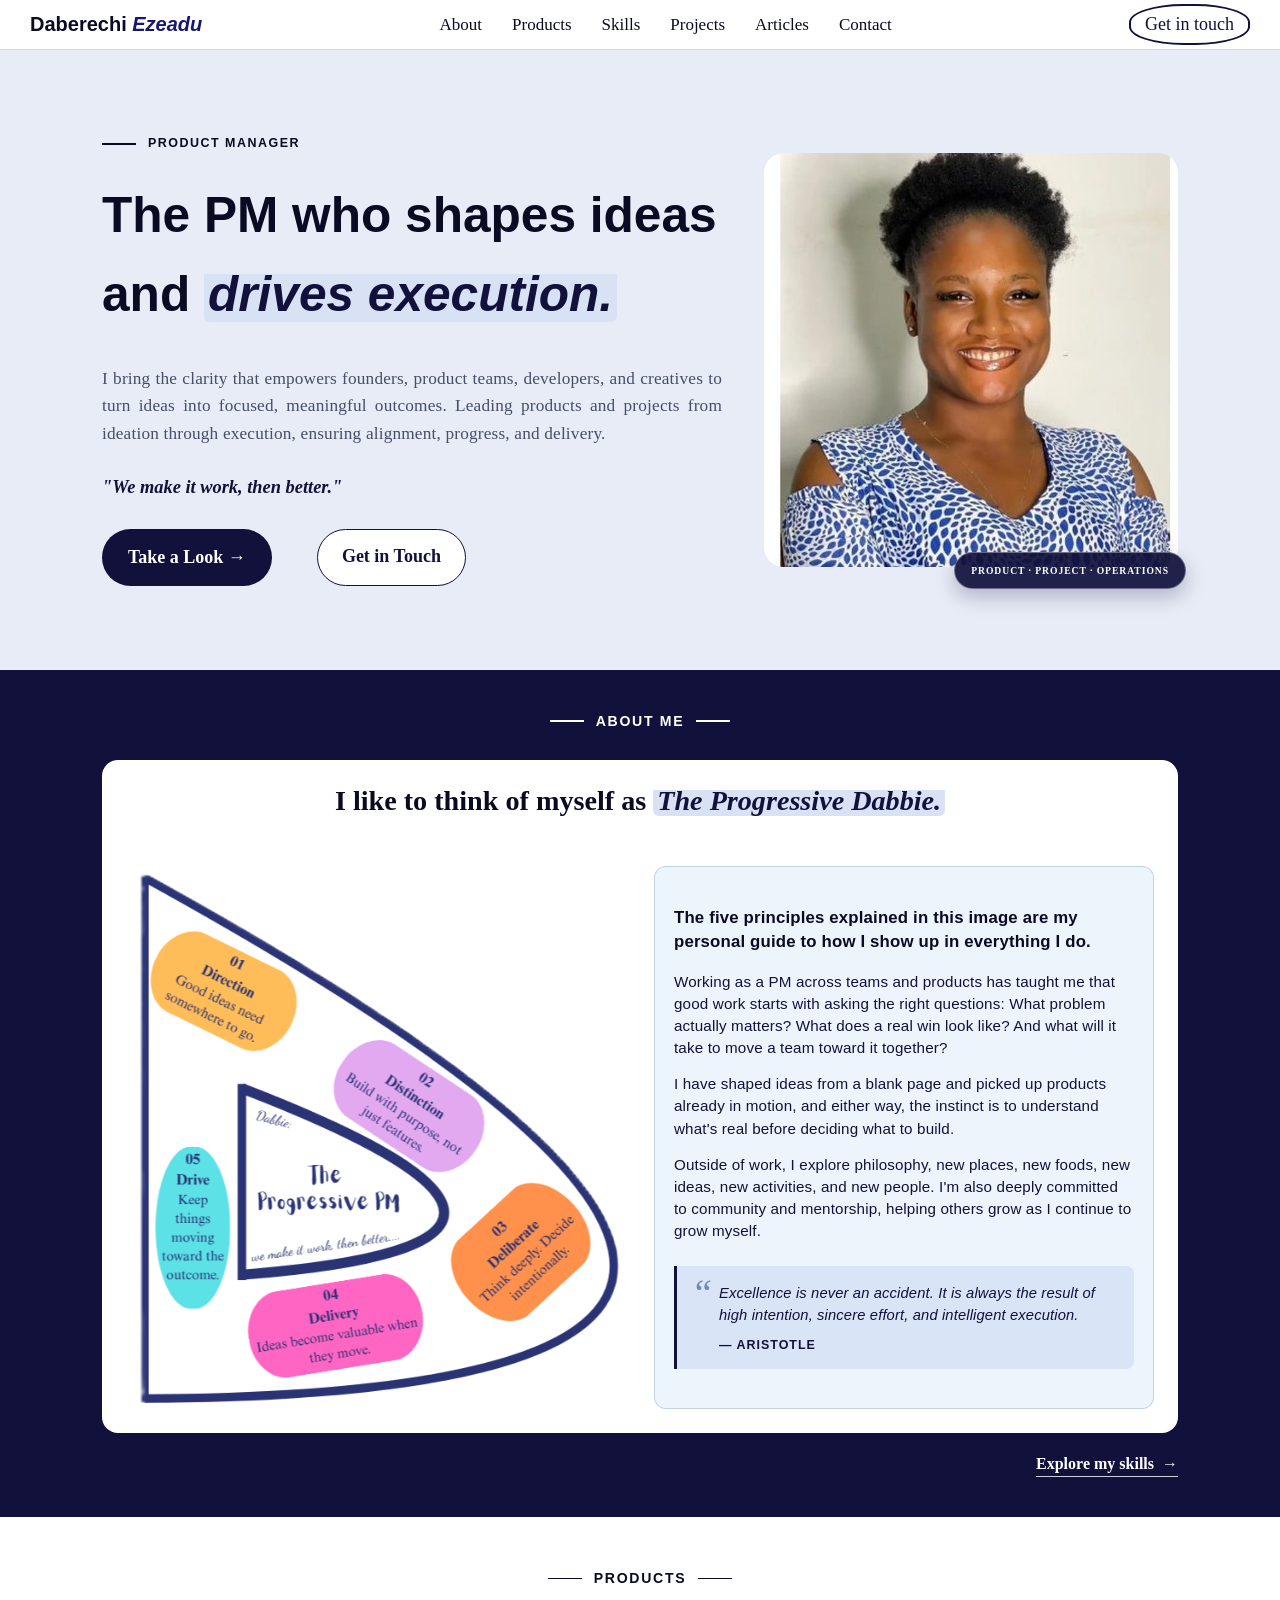
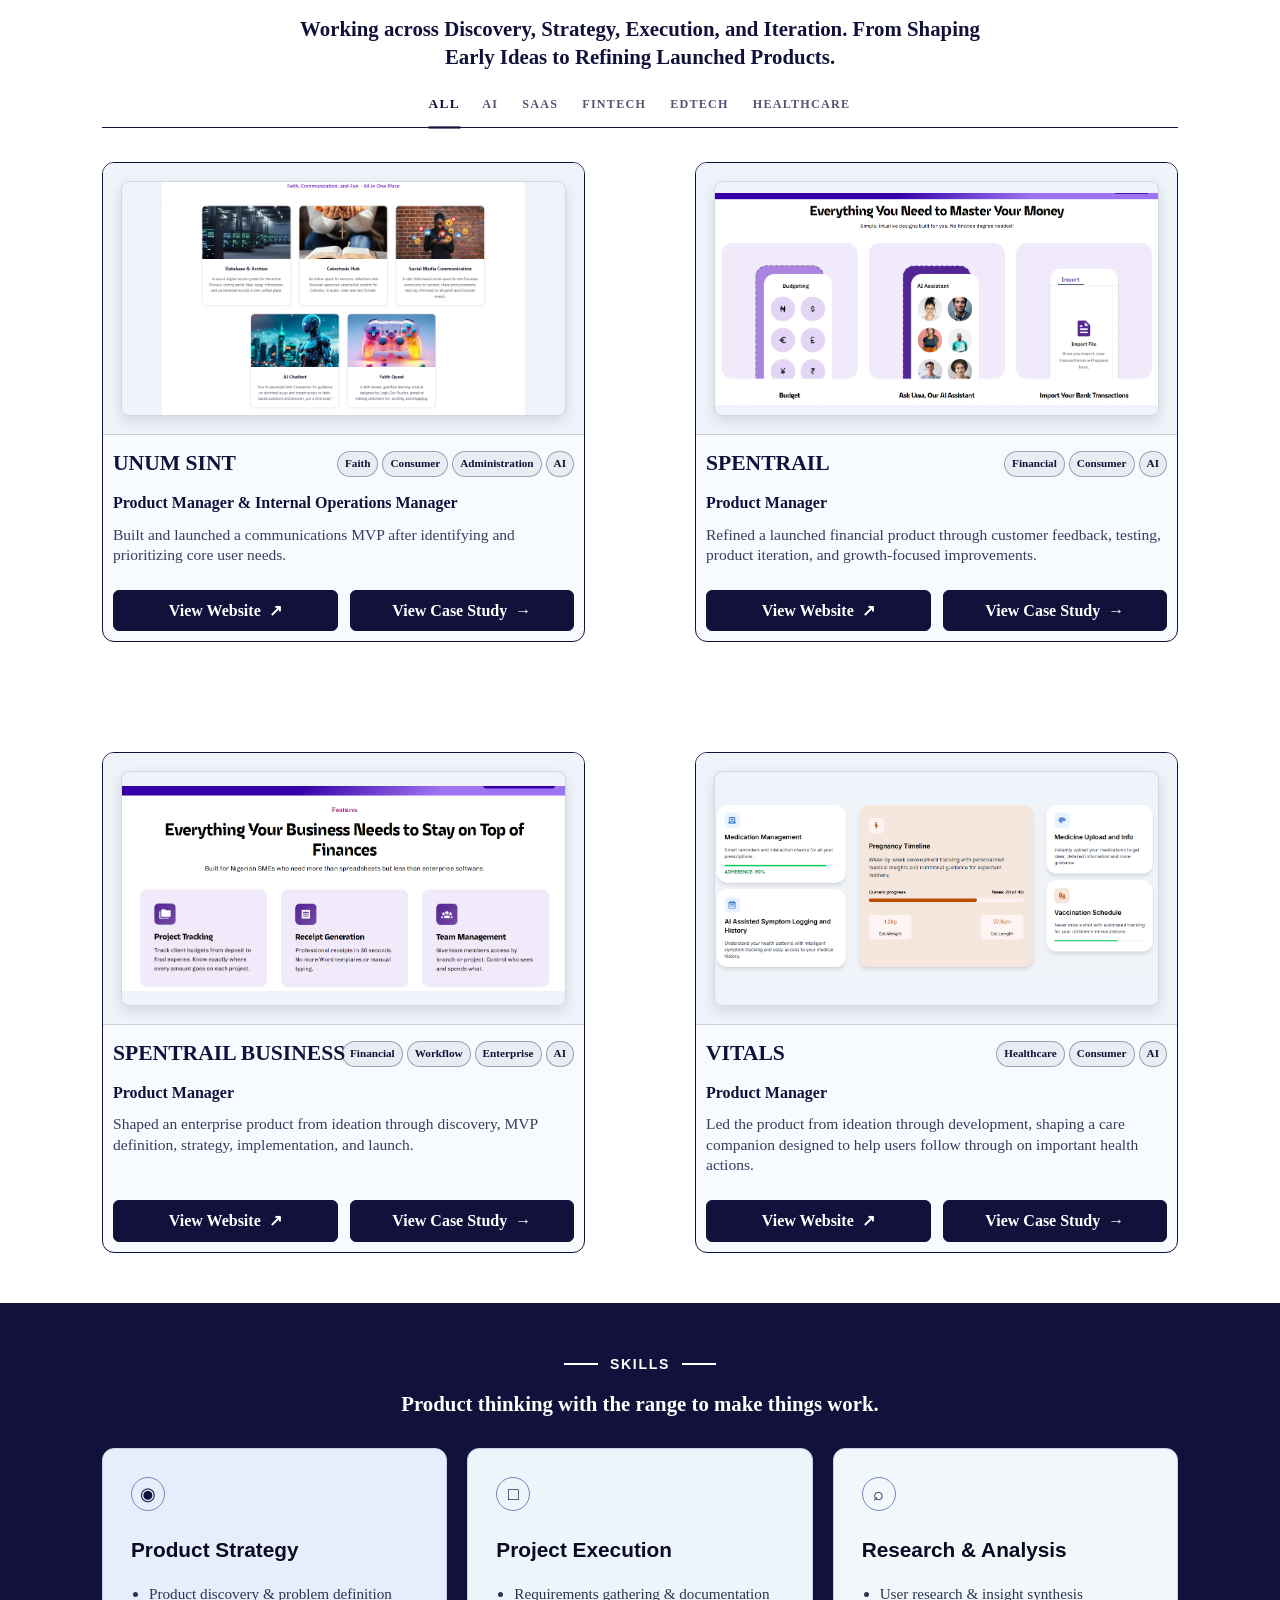
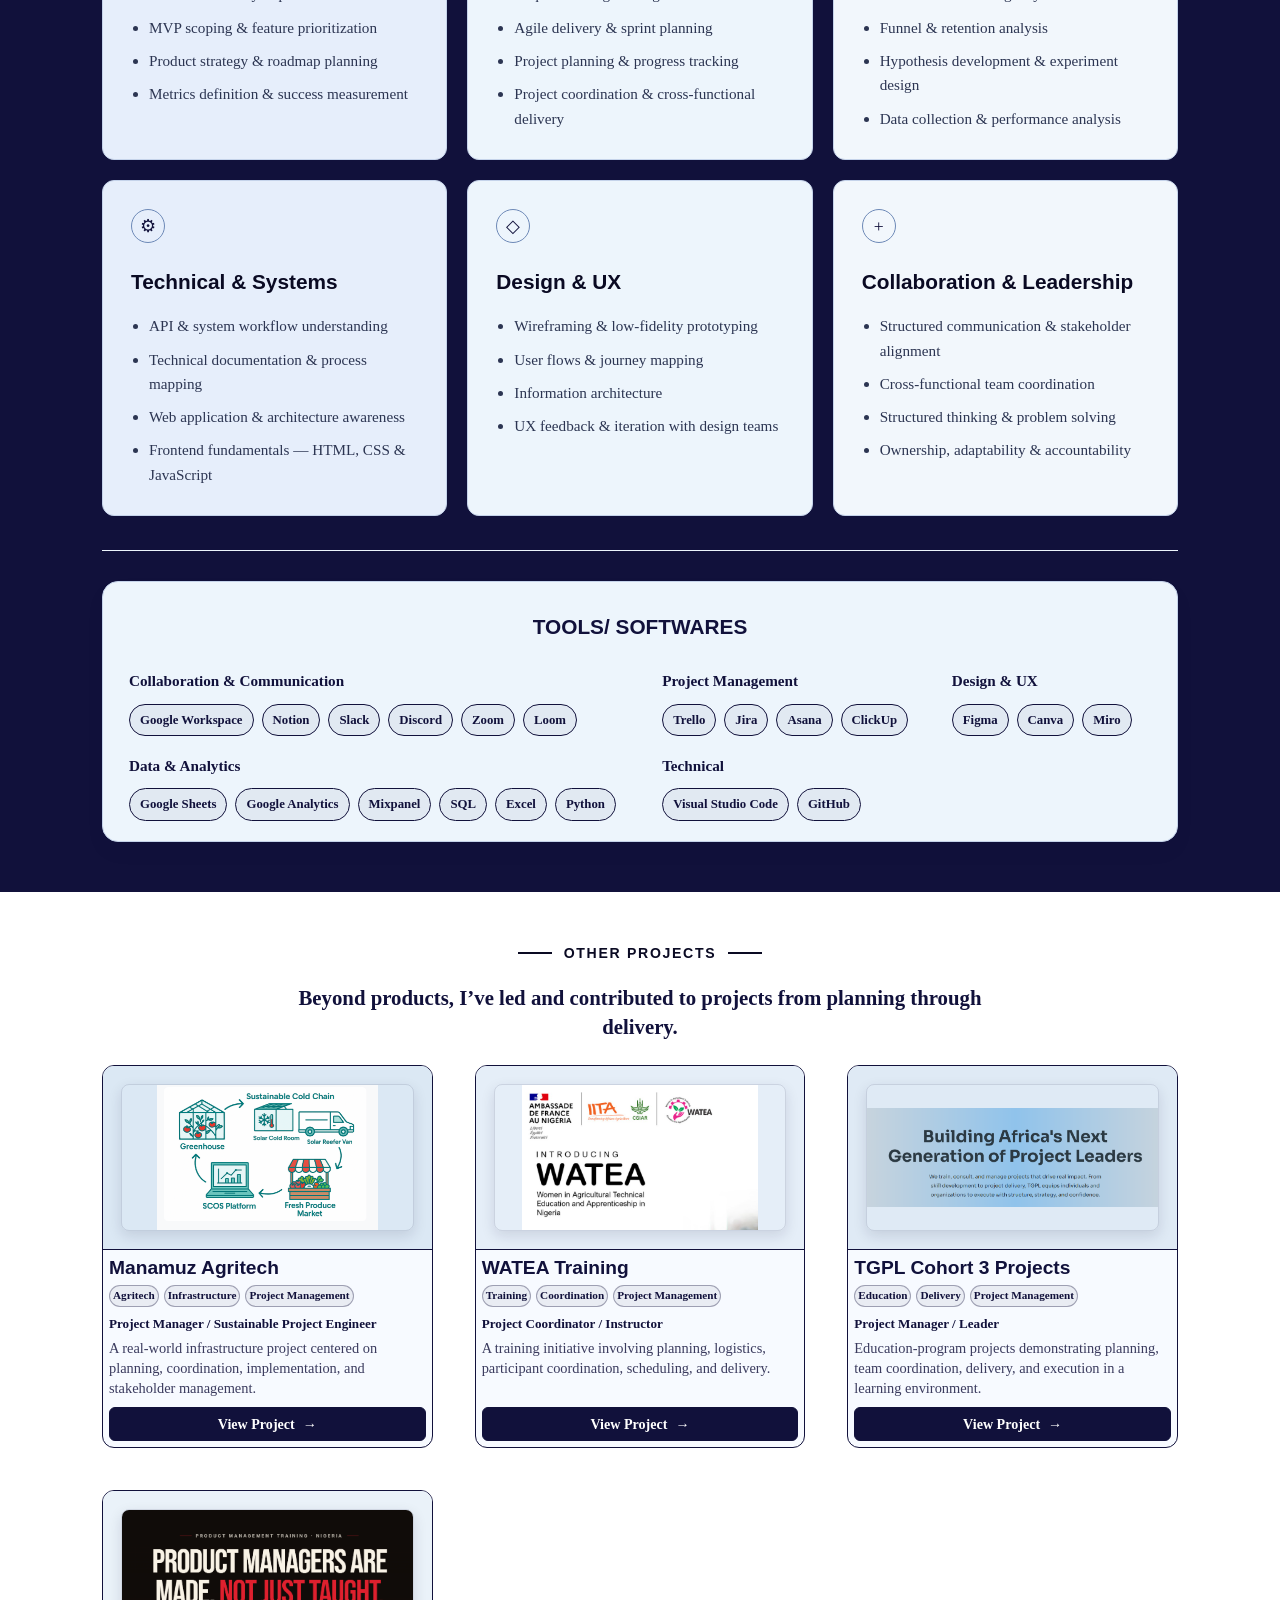
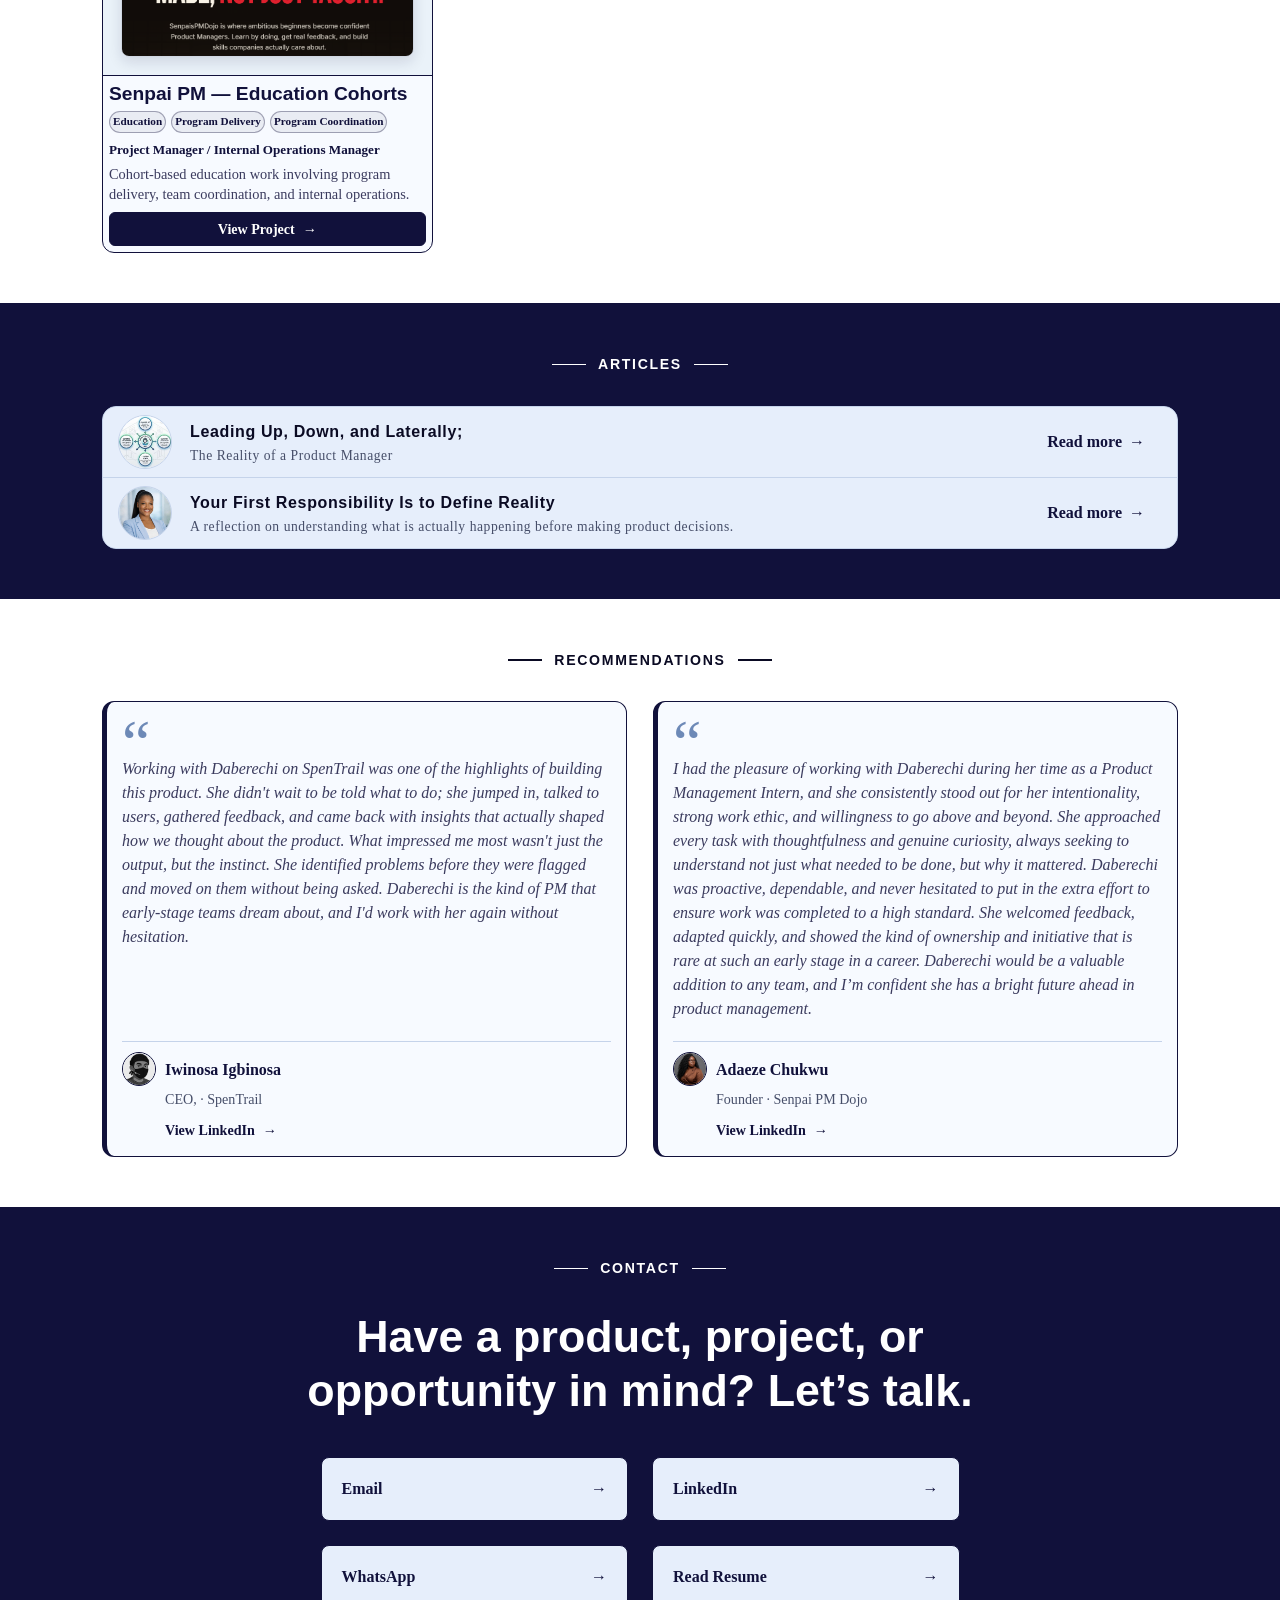
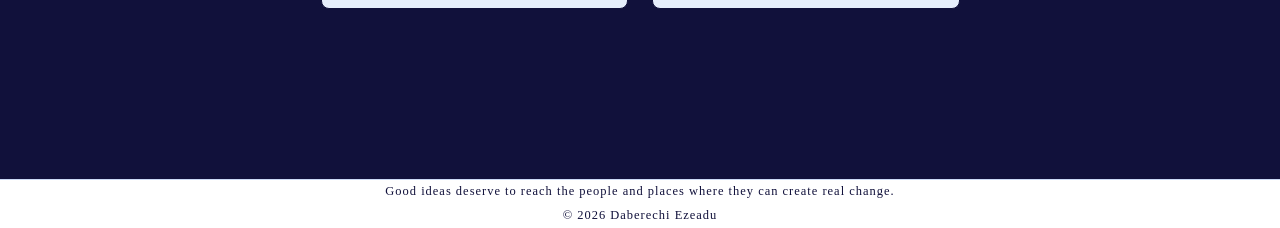
<file: index.htm>
<!DOCTYPE html>
<html lang="en">

<head>
    <meta charset="UTF-8">
    <meta name="viewport" content="width=device-width, initial-scale=1.0">
    <title>Daberechi-Ezeadu; Product Manager...</title>
    <link rel="icon" type="image/jpg" href="images/home/profile.jpg">
    <link rel="stylesheet" href="styles.css">
</head>

<body>
    <header>
        <div class="nav-all">
            <div class="logo">
                <a href="#home" target="_blank">Daberechi <span> Ezeadu </span></a>
            </div>

            <nav>
                <a href="#about" target="_blank">About</a>
                <a href="#products" target="_blank">Products</a>
                <a href="#skills" target="_blank">Skills</a>
                <a href="#projects" target="_blank">Projects</a>
                <a href="#articles" target="_blank">Articles</a>
                <a href="#contact" target="_blank">Contact</a>
            </nav>

            <div class="nav-cta">
                <a href="#contact" target="_blank">Get in touch</a>
            </div>
        </div>
    </header>

    <section id="home">
        <div class="container hero-layout">
            <div class="hero-content">
                <div class="eyebrow">Product Manager </div>
                <h1><span class="hero-line">The PM who shapes ideas</span><span class="hero-line">and <em>drives execution.</em></span></h1>
                <p>I bring the clarity that empowers founders, product teams, developers,
                    and creatives to turn ideas into focused, meaningful outcomes.
                    Leading products and projects from ideation through execution,
                    ensuring alignment, progress, and delivery.</p>
                <h4>"We make it work, then better."</h4>
                <div class="hero-actions">
                    <a href="#products" class="btn btn-primary" target="_blank">Take a Look &rarr;</a>
                    <a href="#contact" class="btn btn-ghost" target="_blank">Get in Touch</a>
                </div>
            </div>
            <div class="hero-photo">
                <img src="images/home/profile.jpg" alt="Daberechi Ezeadu">
                <div class="photo-badge">Product &middot; Project &middot; Operations</div>
            </div>
        </div>
    </section>



    <section id="about">
        <div class="container">
            <div class="about-header">
                <div class="other-eyebrow">About me</div>
            </div>

            <div class="about-grid">
                <h3 class="section-heading">I like to think of myself as <em>The Progressive Dabbie.</em></h3>

                <div class="about-panel about-visual">
                    <img class="five-d-image" src="images/about/5D-image.png"
                        alt="The five principles represented in the 5D visual">
                </div>

                <div class="about-panel about-content">
                    <div class="about-content-box">
                        <p class="about-lead">The five principles explained in this image are my personal guide to how I show up in everything I do.</p>
                        <p>Working as a PM across teams and products has taught me that good work starts with asking the right questions: What problem actually matters? What does a real win look like? And what will it take to move a team toward it together?</p>
                        <p>I have shaped ideas from a blank page and picked up products already in motion, and either way, the instinct is to understand what's real before deciding what to build.</p>
                        <p>Outside of work, I explore philosophy, new places, new foods, new ideas, new activities, and new people. I'm also deeply committed to community and mentorship, helping others grow as I continue to grow myself.</p>

                        <blockquote>
                            Excellence is never an accident. It is always the result of high intention, sincere effort, and intelligent execution.
                            <cite>Aristotle</cite>
                        </blockquote>
                    </div>
                </div>
            </div>

            <div class="about-link">
                <a href="#skills" target="_blank">Explore my skills <span>&rarr;</span></a>
            </div>
        </div>
    </section>

    <section id="products" class="products-section">
        <div class="container products-container">
            <div class="products-title">
                <div class="other-eyebrow">Products</div>
            </div>

            <h3 class="new-section-heading">Working across Discovery, Strategy, Execution, and Iteration. From
                Shaping Early Ideas to
                Refining Launched Products.</h3>

            <nav class="product-filters" aria-label="Product categories">
                <a class="product-filter active" href="#products" target="_blank">All</a>
                <a class="product-filter" href="#products" target="_blank">AI</a>
                <a class="product-filter" href="#products" target="_blank">SaaS</a>
                <a class="product-filter" href="#products" target="_blank">Fintech</a>
                <a class="product-filter" href="#products" target="_blank">Edtech</a>
                <a class="product-filter" href="#products" target="_blank">Healthcare</a>
            </nav>

            <div class="products-list">
                <article class="product-card">
                    <div class="product-image"><img src="images\products\unumsint.png" alt="Unum Sint product interface"></div>
                    <div class="product-content">
                        <div class="product-heading">
                            <h3 class="product-name">Unum Sint</h3>
                            <div class="product-tags">
                                <span>Faith</span><span>Consumer</span><span>Administration</span><span>AI</span></div>
                        </div>
                        <p class="product-role">Product Manager &amp; Internal Operations Manager</p>
                        <p class="product-description">Built and launched a communications MVP after identifying and
                            prioritizing core user needs.</p>
                        <div class="product-links"><a class="product-link product-website-link" href="https://www.unumsint.com/"
                            target="_blank" rel="noopener">View Website <span>&#8599;</span></a><a class="product-link" href="#unum-sint" target="_blank">View Case Study
                            <span>&rarr;</span></a></div>
                    </div>
                </article>

                <article class="product-card">
                    <div class="product-image"><img src="images\products\spentrail.png" alt="SpenTrail product interface"></div>
                    <div class="product-content">
                        <div class="product-heading">
                            <h3 class="product-name">SpenTrail</h3>
                            <div class="product-tags"><span>Financial</span><span>Consumer</span><span>AI</span></div>
                        </div>
                        <p class="product-role">Product Manager</p>
                        <p class="product-description">Refined a launched financial product through customer feedback,
                            testing, product iteration, and growth-focused improvements.</p>
                        <div class="product-links"><a class="product-link product-website-link" href="https://www.spentrail.com/"
                            target="_blank" rel="noopener">View Website <span>&#8599;</span></a><a class="product-link" href="#spentrail" target="_blank">View Case Study
                            <span>&rarr;</span></a></div>
                    </div>
                </article>

                <article class="product-card">
                    <div class="product-image"><img src="images\products\spentrail-business.png"
                            alt="SpenTrail Business product interface"></div>
                    <div class="product-content">
                        <div class="product-heading">
                            <h3 class="product-name">SpenTrail Business</h3>
                            <div class="product-tags">
                                <span>Financial</span><span>Workflow</span><span>Enterprise</span><span>AI</span></div>
                        </div>
                        <p class="product-role">Product Manager</p>
                        <p class="product-description">Shaped an enterprise product from ideation through discovery, MVP
                            definition, strategy, implementation, and launch.</p>
                        <div class="product-links"><a class="product-link product-website-link" href="https://business.spentrail.com/"
                            target="_blank" rel="noopener">View Website <span>&#8599;</span></a><a class="product-link" href="#spentrail-business" target="_blank">View Case Study
                            <span>&rarr;</span></a></div>
                    </div>
                </article>

                <article class="product-card">
                    <div class="product-image"><img src="images\products\vitals.png" alt="Vitals product interface"></div>
                    <div class="product-content">
                        <div class="product-heading">
                            <h3 class="product-name">Vitals</h3>
                            <div class="product-tags"><span>Healthcare</span><span>Consumer</span><span>AI</span></div>
                        </div>
                        <p class="product-role">Product Manager</p>
                        <p class="product-description">Led the product from ideation through development, shaping a care
                            companion designed to help users follow through on important health actions.</p>
                        <div class="product-links"><a class="product-link product-website-link" href="https://vital-nu.vercel.app/"
                            target="_blank" rel="noopener">View Website <span>&#8599;</span></a><a class="product-link" href="#vitals" target="_blank">View Case Study
                            <span>&rarr;</span></a></div>
                    </div>
                </article>
            </div>
        </div>
    </section>

    <section id="skills" class="skills-section">
        <div class="container skills-container">
            <div class="skills-header">
                <div class="other-eyebrow">Skills</div>
            </div>
            <h3 class="new-section-heading">Product thinking with the range to make things work.</h3>


            <div class="skills-grid">
                <article class="skill-card skill-card-blue">
                    <div class="skill-icon" aria-hidden="true">&#9673;</div>
                    <h3>Product Strategy</h3>
                    <ul>
                        <li>Product discovery &amp; problem definition</li>
                        <li>MVP scoping &amp; feature prioritization</li>
                        <li>Product strategy &amp; roadmap planning</li>
                        <li>Metrics definition &amp; success measurement</li>
                    </ul>
                </article>
                <article class="skill-card skill-card-sky">
                    <div class="skill-icon" aria-hidden="true">&#9633;</div>
                    <h3>Project Execution</h3>
                    <ul>
                        <li>Requirements gathering &amp; documentation</li>
                        <li>Agile delivery &amp; sprint planning</li>
                        <li>Project planning &amp; progress tracking</li>
                        <li>Project coordination &amp; cross-functional delivery</li>
                    </ul>
                </article>
                <article class="skill-card skill-card-mist">
                    <div class="skill-icon" aria-hidden="true">&#8981;</div>
                    <h3>Research &amp; Analysis</h3>
                    <ul>
                        <li>User research &amp; insight synthesis</li>
                        <li>Funnel &amp; retention analysis</li>
                        <li>Hypothesis development &amp; experiment design</li>
                        <li>Data collection &amp; performance analysis</li>
                    </ul>
                </article>
                <article class="skill-card skill-card-blue">
                    <div class="skill-icon" aria-hidden="true">&#9881;</div>
                    <h3>Technical &amp; Systems</h3>
                    <ul>
                        <li>API &amp; system workflow understanding</li>
                        <li>Technical documentation &amp; process mapping</li>
                        <li>Web application &amp; architecture awareness</li>
                        <li>Frontend fundamentals &mdash; HTML, CSS &amp; JavaScript</li>
                    </ul>
                </article>
                <article class="skill-card skill-card-sky">
                    <div class="skill-icon" aria-hidden="true">&#9671;</div>
                    <h3>Design &amp; UX</h3>
                    <ul>
                        <li>Wireframing &amp; low-fidelity prototyping</li>
                        <li>User flows &amp; journey mapping</li>
                        <li>Information architecture</li>
                        <li>UX feedback &amp; iteration with design teams</li>
                    </ul>
                </article>
                <article class="skill-card skill-card-mist">
                    <div class="skill-icon" aria-hidden="true">&#43;</div>
                    <h3>Collaboration &amp; Leadership</h3>
                    <ul>
                        <li>Structured communication &amp; stakeholder alignment</li>
                        <li>Cross-functional team coordination</li>
                        <li>Structured thinking &amp; problem solving</li>
                        <li>Ownership, adaptability &amp; accountability</li>
                    </ul>
                </article>
            </div>

            <div class="skills-tools-divider"></div>

            <div class="tools-section">
                <h3 class="tools-title">Tools/ Softwares</h3>
                <div class="tools-groups">
                    <div class="tools-group">
                        <h4>Collaboration &amp; Communication</h4>
                        <div class="tool-tags"><span>Google
                                Workspace</span><span>Notion</span><span>Slack</span><span>Discord</span><span>Zoom</span><span>Loom</span>
                        </div>
                    </div>
                    <div class="tools-group">
                        <h4>Project Management</h4>
                        <div class="tool-tags">
                            <span>Trello</span><span>Jira</span><span>Asana</span><span>ClickUp</span></div>
                    </div>
                    <div class="tools-group">
                        <h4>Design &amp; UX</h4>
                        <div class="tool-tags"><span>Figma</span><span>Canva</span><span>Miro</span></div>
                    </div>

                    <div class="tools-group">
                        <h4>Data &amp; Analytics</h4>
                        <div class="tool-tags"><span>Google Sheets</span><span>Google
                                Analytics</span><span>Mixpanel</span><span>SQL</span><span>Excel</span><span>Python</span>
                        </div>
                    </div>
                    <div class="tools-group">
                        <h4>Technical</h4>
                        <div class="tool-tags"><span>Visual Studio Code</span><span>GitHub</span></div>
                    </div>
                </div>

            </div>
        </div>
    </section>

    <section id="projects" class="other-projects-section">
        <div class="container other-projects-container">
            <div class="other-projects-header">
                <div class="other-eyebrow">Other Projects</div>
            </div>
            <h3 class="new-section-heading">Beyond products, I&rsquo;ve led and contributed to projects from planning
                through delivery.</h3>

            <div class="other-projects-grid">
                <article class="other-project-card">
                    <div class="other-project-image other-project-image-agritech"><img src="images/projects/manamuz.png" alt="Manamuz Agritech project visual"></div>
                    <div class="other-project-content">
                        <h3 class="other-project-name">Manamuz Agritech</h3>
                        <div class="other-project-tags"><span>Agritech</span><span>Infrastructure</span><span>Project
                                Management</span></div>
                        <p class="other-project-role">Project Manager / Sustainable Project Engineer</p>
                        <p class="other-project-description">A real-world infrastructure project centered on planning,
                            coordination, implementation, and stakeholder management.</p>
                        <div class="other-project-links"><a class="other-project-link" href="#" target="_blank">View Project
                                <span>&rarr;</span></a></div>
                    </div>
                </article>

                <article class="other-project-card">
                    <div class="other-project-image other-project-image-training"><img src="images/projects/watea.png" alt="WATEA Training project visual"></div>
                    <div class="other-project-content">
                        <h3 class="other-project-name">WATEA Training</h3>
                        <div class="other-project-tags"><span>Training</span><span>Coordination</span><span>Project
                                Management</span></div>
                        <p class="other-project-role">Project Coordinator / Instructor</p>
                        <p class="other-project-description">A training initiative involving planning, logistics,
                            participant coordination, scheduling, and delivery.</p>
                        <div class="other-project-links"><a class="other-project-link" href="#" target="_blank">View Project
                                <span>&rarr;</span></a></div>
                    </div>
                </article>

                <article class="other-project-card">
                    <div class="other-project-image other-project-image-tgpl"><img src="images/projects/tgpl.png" alt="TGPL Cohort 3 project visual"></div>
                    <div class="other-project-content">
                        <h3 class="other-project-name">TGPL Cohort 3 Projects</h3>
                        <div class="other-project-tags"><span>Education</span><span>Delivery</span><span>Project
                                Management</span></div>
                        <p class="other-project-role">Project Manager / Leader</p>
                        <p class="other-project-description">Education-program projects demonstrating planning, team
                            coordination, delivery, and execution in a learning environment.</p>
                        <div class="other-project-links"><a class="other-project-link" href="#" target="_blank">View Project
                                <span>&rarr;</span></a></div>
                    </div>
                </article>

                <article class="other-project-card">
                    <div class="other-project-image other-project-image-senpai"><img src="images/projects/senpai.png" alt="Senpai PM education cohort project visual"></div>
                    <div class="other-project-content">
                        <h3 class="other-project-name">Senpai PM &mdash; Education Cohorts</h3>
                        <div class="other-project-tags"><span>Education</span><span>Program Delivery</span><span>Program
                                Coordination</span></div>
                        <p class="other-project-role">Project Manager / Internal Operations Manager</p>
                        <p class="other-project-description">Cohort-based education work involving program delivery,
                            team coordination, and internal operations.</p>
                        <div class="other-project-links"><a class="other-project-link" href="#" target="_blank">View Project
                                <span>&rarr;</span></a></div>
                    </div>
                </article>
            </div>
        </div>
    </section>

    <section id="articles" class="articles-section">
        <div class="container articles-container">
            <div class="articles-header">
                <div class="other-eyebrow">Articles</div>
            </div>

            <div class="articles-grid">
                <article class="article-card">
                    <div class="article-thumbnail article-thumbnail-substack">
                        <img src="images/articles/leadingup.webp" alt="Leading Up, Down, and Laterally article thumbnail">
                    </div>
                    <div class="article-content">
                        <h3 class="article-title">Leading Up, Down, and Laterally;</h3>
                        <p class="article-subtitle">The Reality of a Product Manager</p>
                        <a class="article-link" target="_blank"
                            href="https://daberechiezeadu.substack.com/p/leading-up-down-and-laterally?r=5bbupg"
                            target="_blank" rel="noopener noreferrer">Read more <span>&rarr;</span></a>
                    </div>
                </article>

                <article class="article-card">
                    <div class="article-thumbnail article-thumbnail-linkedin">
                        <img src="images/articles/responsibilty.jpg" alt="Your First Responsibility Is to Define Reality article thumbnail">
                    </div>
                    <div class="article-content">
                        <h3 class="article-title">Your First Responsibility Is to Define Reality</h3>
                        <p class="article-subtitle">A reflection on understanding what is actually happening before
                            making product decisions.</p>
                        <a class="article-link" target="_blank"
                            href="https://www.linkedin.com/posts/daberechi-ezeadu-gmnse-b0a39135b_leadership-productmanagement-projectmanagement-activity-7448274084594905089-0yZ0?utm_source=share&amp;utm_medium=member_desktop&amp;rcm=ACoAAFmUOfoBMgFALW75vF0aL1dDmfbEp3f9jpQ"
                            target="_blank" rel="noopener noreferrer">Read more <span>&rarr;</span></a>
                    </div>
                </article>
            </div>
        </div>
    </section>

    <section id="recommendations" class="recommendations-section">
        <div class="container recommendations-container">
            <div class="recommendations-header">
                <div class="other-eyebrow">Recommendations</div>
            </div>

            <div class="recommendations-grid">
                <article class="recommendation-card">
                    <div class="recommendation-mark" aria-hidden="true">&ldquo;</div>
                    <p class="recommendation-placeholder">Working with Daberechi on SpenTrail was one of the highlights of building this product. She didn't wait to be told what
                    to do; she jumped in, talked to users, gathered feedback, and came back with insights that actually shaped how we
                    thought about the product. What impressed me most wasn't just the output, but the instinct. She identified problems before they were flagged and
                    moved on them without being asked. Daberechi is the kind of PM that early-stage teams dream about, and I'd work with her
                    again without hesitation.</p>
                    <div class="recommendation-person">
                        <p class="recommendation-name"><picture class="recommendation-avatar"><img src="images/recommendations/iwinosa.jpg" alt="Iwinosa Igbinosa"></picture>Iwinosa Igbinosa</p>
                        <p class="recommendation-role">CEO, &middot; SpenTrail</p>
                    </div>
                    <a class="recommendation-link" href="https://www.linkedin.com/in/igbinosaiwinosa/" target="_blank" aria-label="View Iwinosa Igbinosa's LinkedIn profile">View
                        LinkedIn <span>&rarr;</span></a>
                </article>

                <article class="recommendation-card">
                    <div class="recommendation-mark" aria-hidden="true">&ldquo;</div>
                    <p class="recommendation-placeholder">I had the pleasure of working with Daberechi during her time as a Product Management Intern, and she consistently stood
                    out for her intentionality, strong work ethic, and willingness to go above and beyond.
                    She approached every task with thoughtfulness and genuine curiosity, always seeking to understand not just what needed
                    to be done, but why it mattered. Daberechi was proactive, dependable, and never hesitated to put in the extra effort to
                    ensure work was completed to a high standard.
                    She welcomed feedback, adapted quickly, and showed the
                    kind of ownership and initiative that is rare at such an early stage in a career.
                    Daberechi would be a valuable addition to any team, and I’m confident she has a bright future ahead in product
                    management.
</p>
                    <div class="recommendation-person">
                        <p class="recommendation-name"><picture class="recommendation-avatar"><img src="images/recommendations/adaeze.jpg" alt="Adaeze Chukwu"></picture>Adaeze Chukwu</p>
                        <p class="recommendation-role">Founder &middot; Senpai PM Dojo</p>
                    </div>
                    <a class="recommendation-link" href="https://www.linkedin.com/in/adaeze-chukwu-15a043239/" target="_blank" aria-label="View Adaeze Chukwu's LinkedIn profile">View
                        LinkedIn <span>&rarr;</span></a>
                </article>
            </div>
        </div>
    </section>

    <section id="contact" class="contact-section">
        <div class="container contact-container">
            <div class="contact-header">
                <div class="other-eyebrow">Contact</div>
                <h2 class="contact-title">Have a product, project, or opportunity in mind? Let&rsquo;s talk.</h2>
            </div>

            <div class="contact-links">
                <a class="contact-link" href="mailto:ezeadudabere@gmail.com" target="_blank"><span>Email</span><span aria-hidden="true">&rarr;</span></a>
                <a class="contact-link" href="https://www.linkedin.com/in/daberechi-ezeadu-gmnse-b0a39135b/" target="_blank" rel="noopener noreferrer"><span>LinkedIn</span><span aria-hidden="true">&rarr;</span></a>
                <a class="contact-link" href="https://wa.me/2348158449321" target="_blank" rel="noopener noreferrer"><span>WhatsApp</span><span aria-hidden="true">&rarr;</span></a>
                <a class="contact-link" href="https://drive.google.com/file/d/1KtLzvPcGSN5YGgnXKRV_Z1NNiXgMerMu/view?usp=drive_link" target="_blank" rel="noopener noreferrer"><span>Read Resume</span><span aria-hidden="true">&rarr;</span></a>
            </div>
        </div>
    </section>

    <footer class="site-footer">
        <div class="container footer-container">
            <p class="footer-message">Good ideas deserve to reach the people and places where they can create real change.</p>
            <p class="footer-copyright">&copy; 2026 Daberechi Ezeadu</p>
        </div>
    </footer>



</body>

</html>
</file>
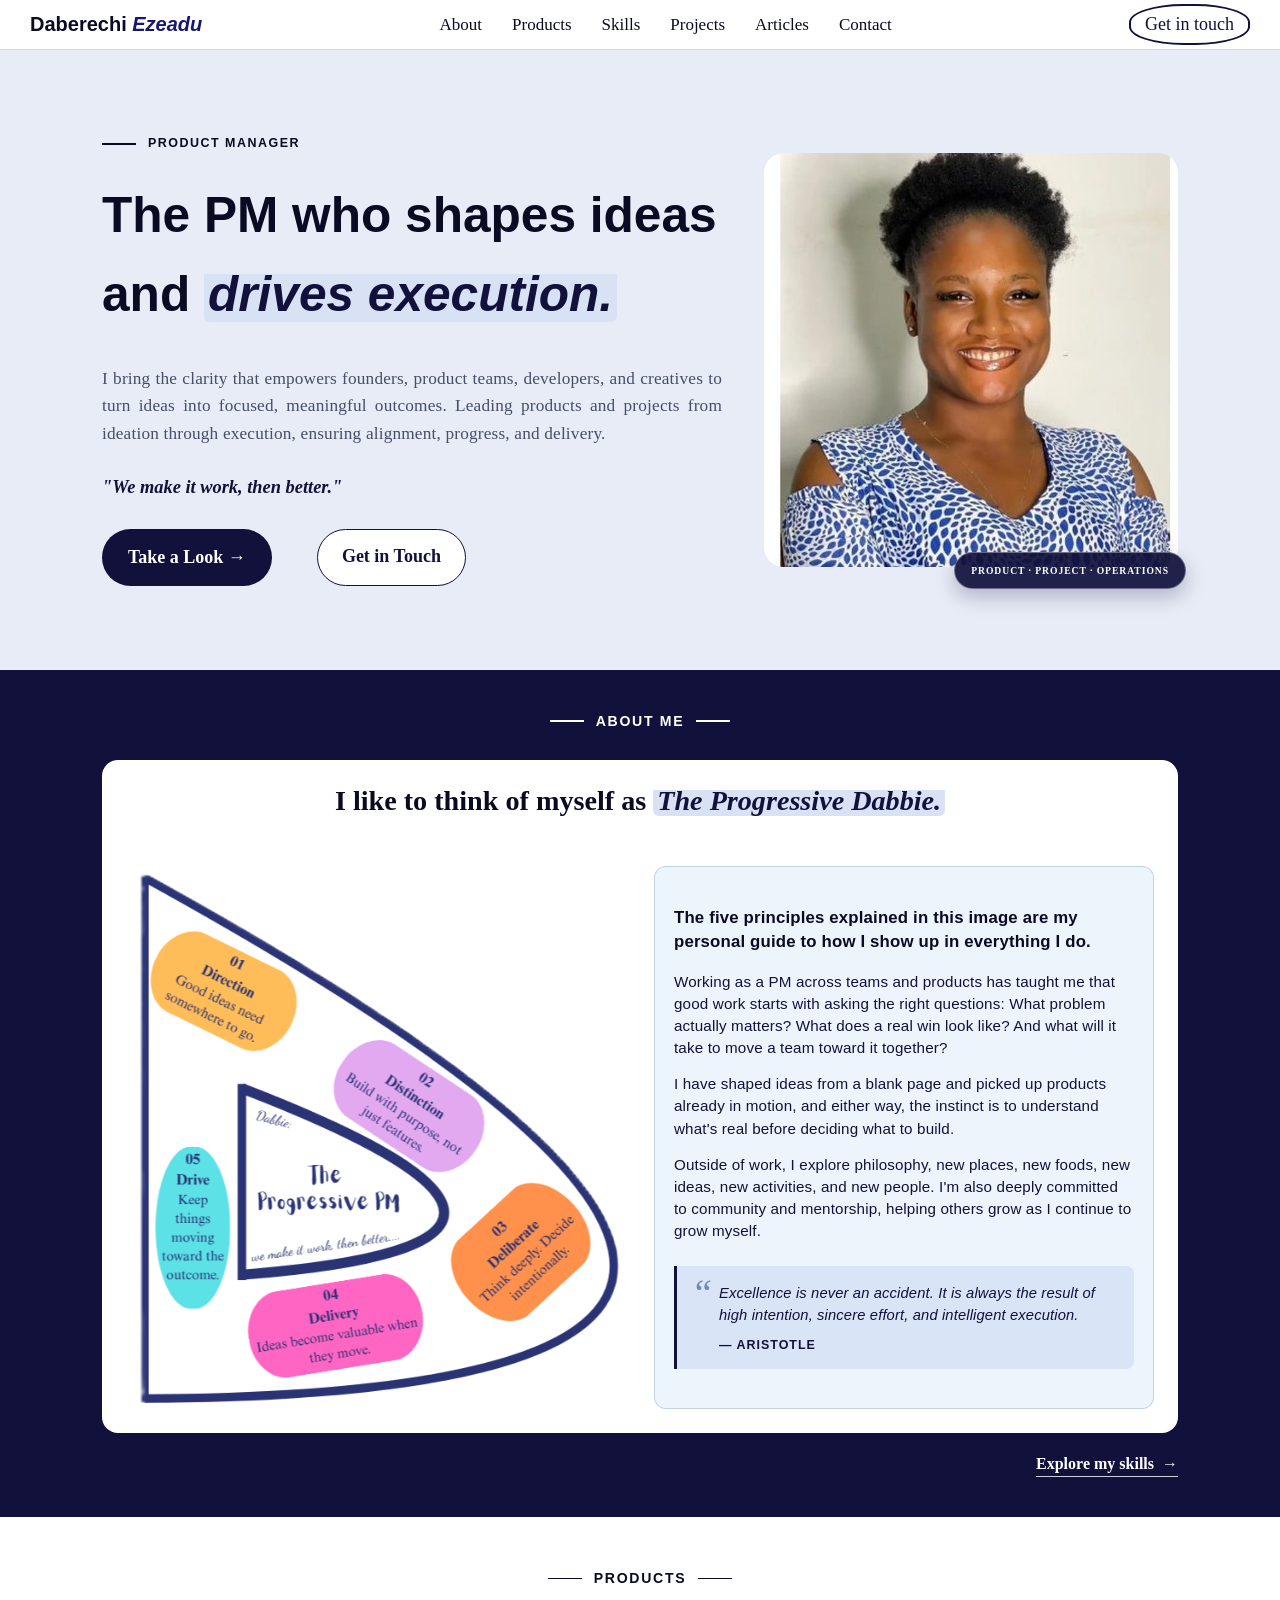
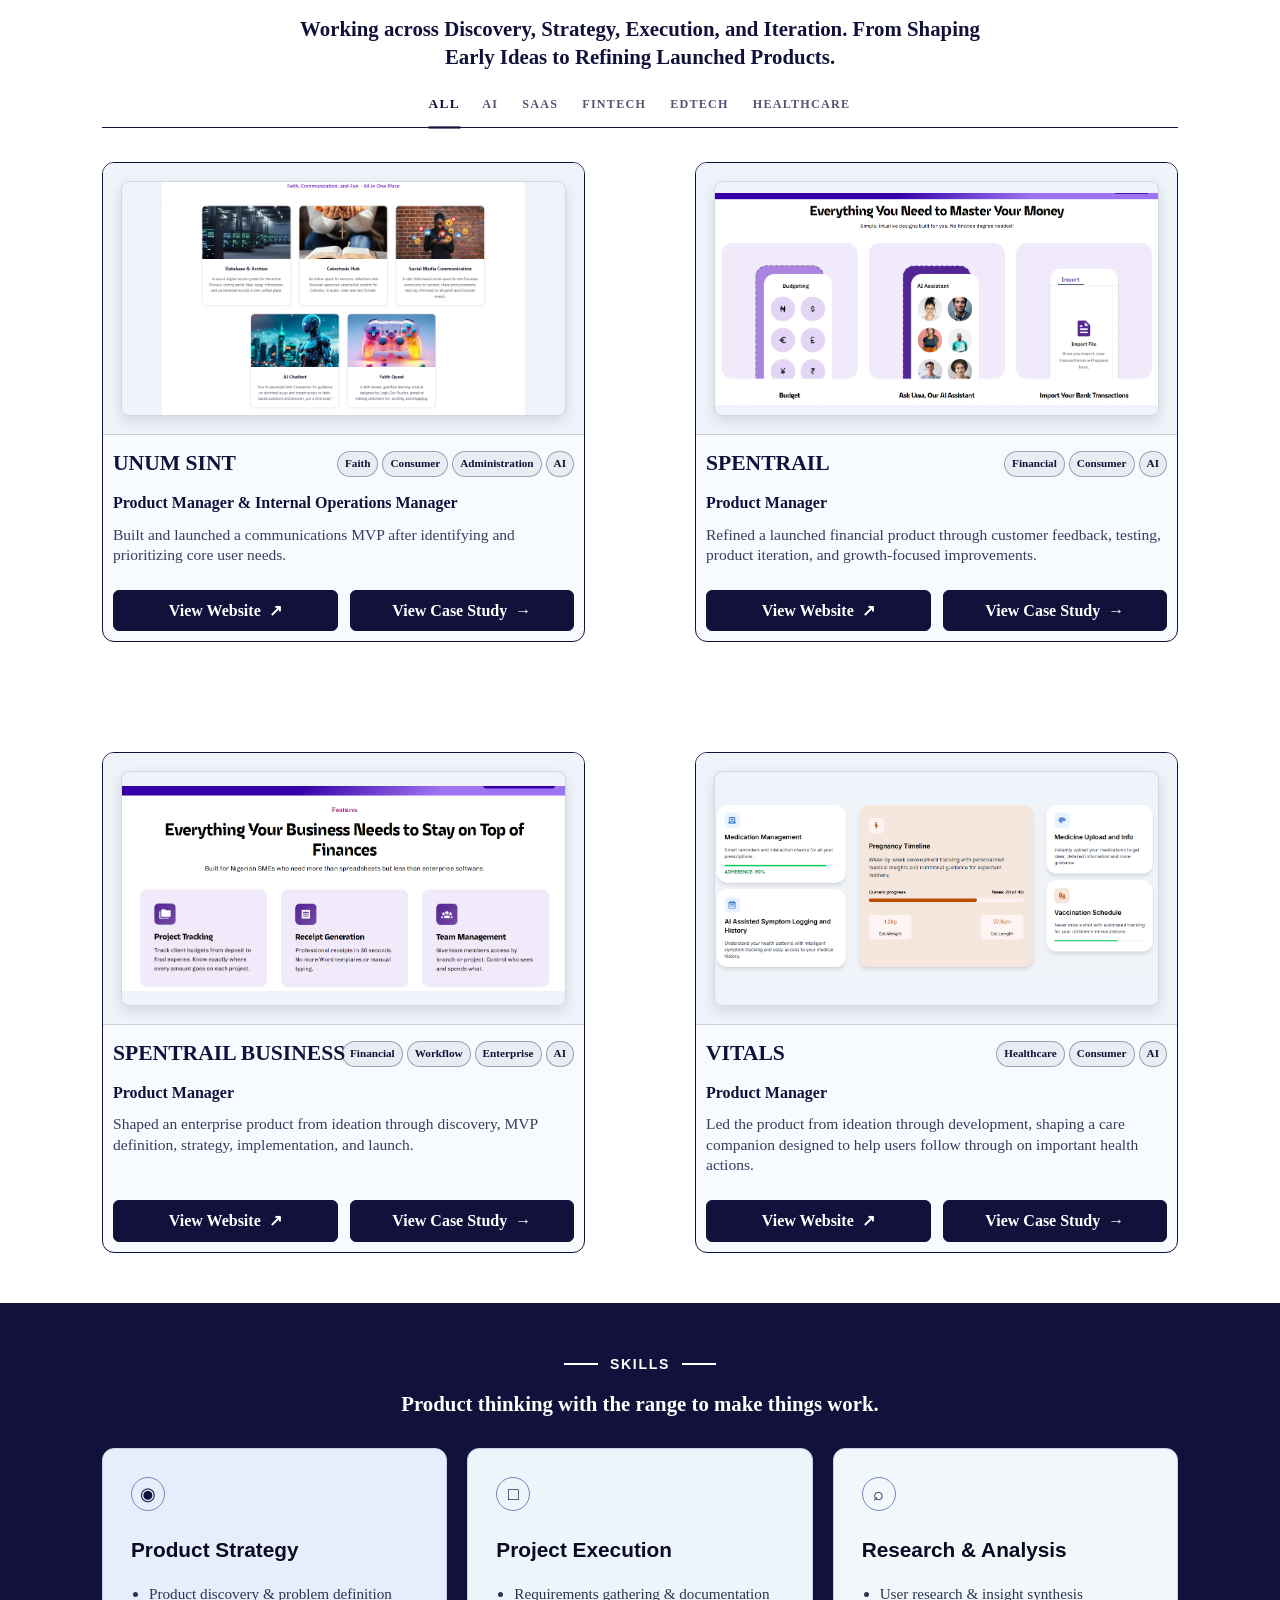
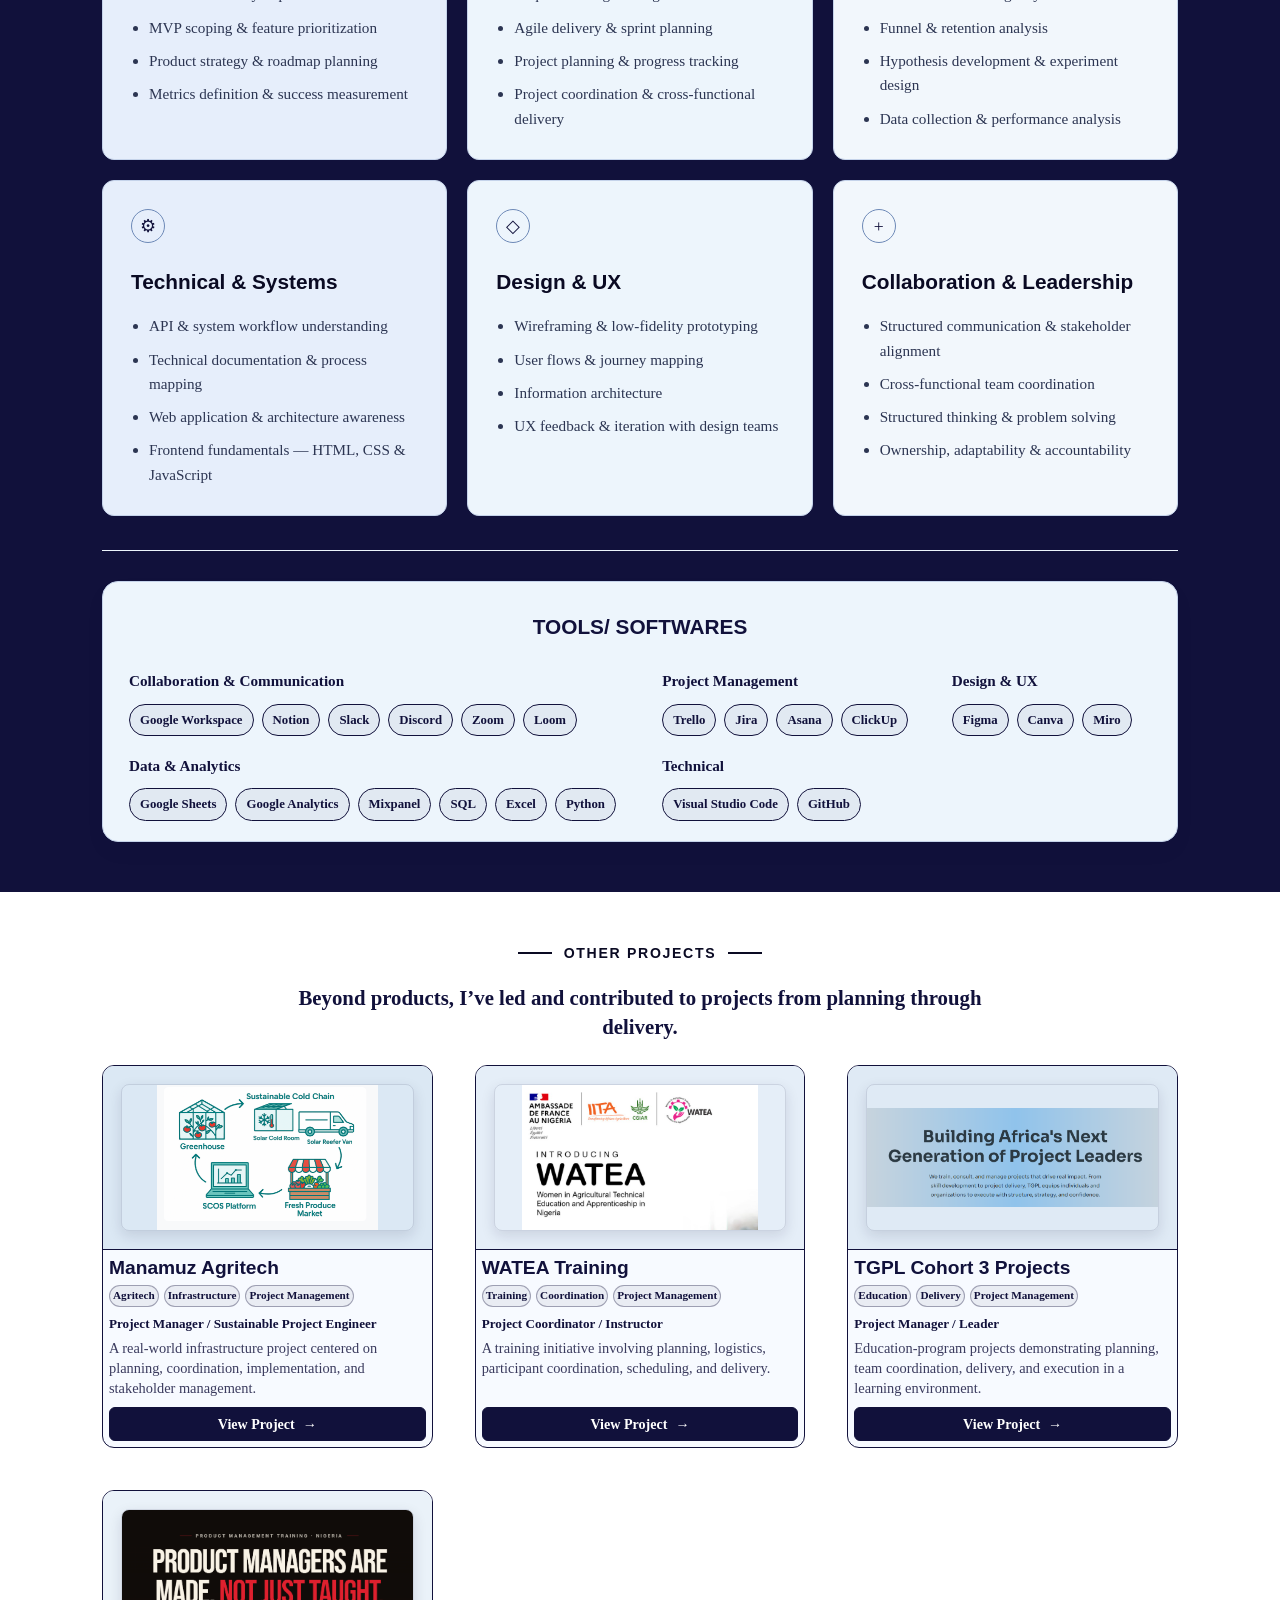
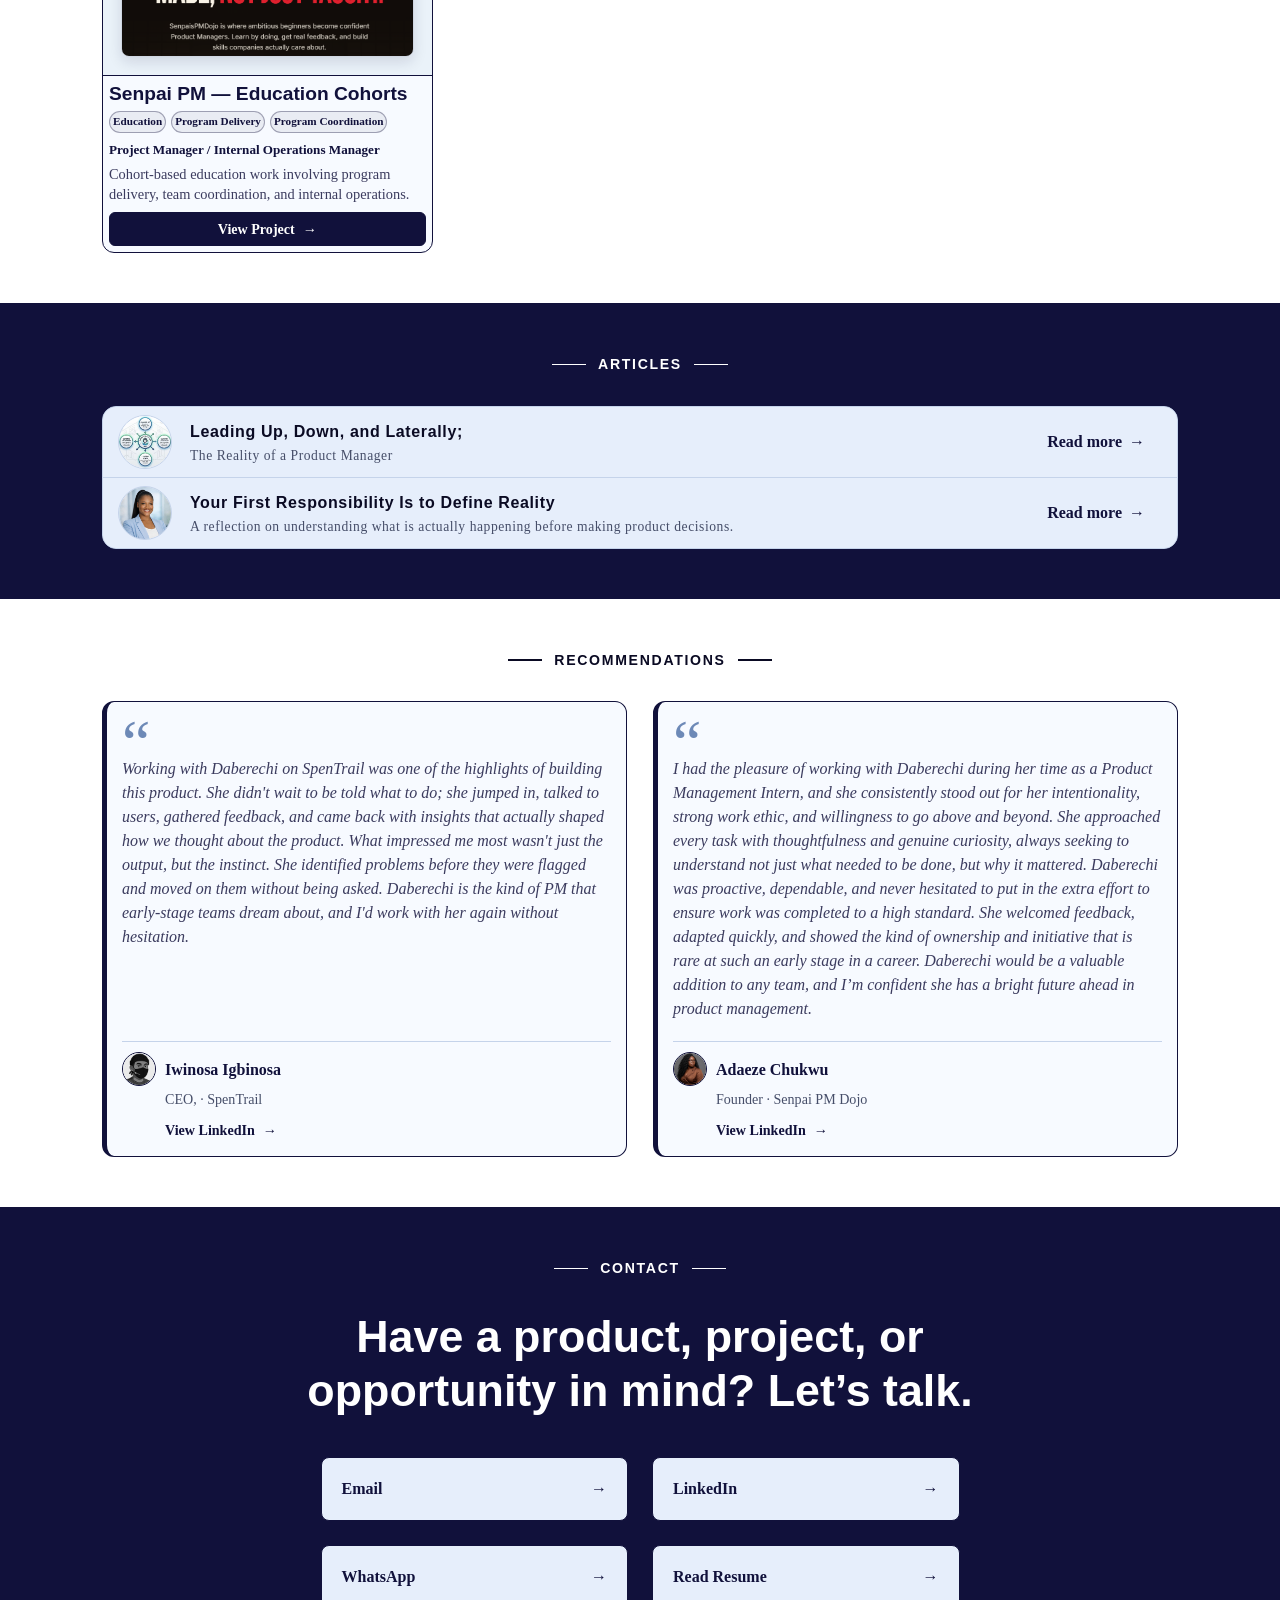
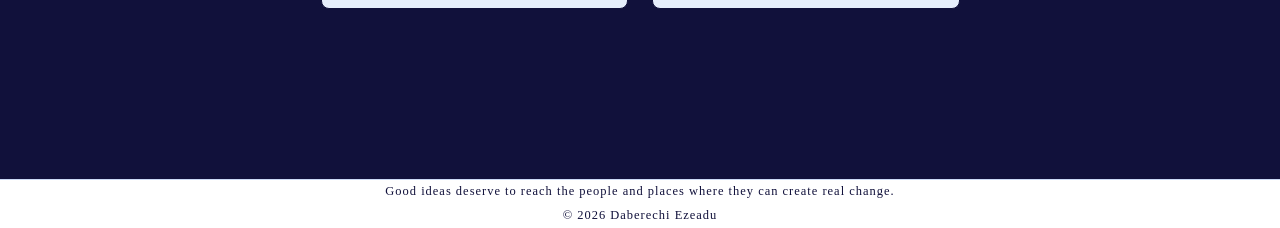
<file: index.html>
<!DOCTYPE html>
<html lang="en">

<head>
    <meta charset="UTF-8">
    <meta name="viewport" content="width=device-width, initial-scale=1.0">
    <title>Daberechi-Ezeadu; Product Manager...</title>
    <link rel="icon" type="image/jpg" href="images/home/profile.jpg">
    <link rel="stylesheet" href="styles.css">
</head>

<body>
    <header>
        <div class="nav-all">
            <div class="logo">
                <a href="#home">Daberechi <span> Ezeadu </span></a>
            </div>

            <nav>
                <a href="#about">About</a>
                <a href="#products">Products</a>
                <a href="#skills">Skills</a>
                <a href="#projects">Projects</a>
                <a href="#articles">Articles</a>
                <a href="#contact">Contact</a>
            </nav>

            <div class="nav-cta">
                <a href="#contact">Get in touch</a>
            </div>
        </div>
    </header>

    <section id="home">
        <div class="container hero-layout">
            <div class="hero-content">
                <div class="eyebrow">Product Manager </div>
                <h1><span class="hero-line">The PM who shapes ideas</span><span class="hero-line">and <em>drives execution.</em></span></h1>
                <p>I bring the clarity that empowers founders, product teams, developers,
                    and creatives to turn ideas into focused, meaningful outcomes.
                    Leading products and projects from ideation through execution,
                    ensuring alignment, progress, and delivery.</p>
                <h4>"We make it work, then better."</h4>
                <div class="hero-actions">
                    <a href="#products" class="btn btn-primary">Take a Look &rarr;</a>
                    <a href="#contact" class="btn btn-ghost">Get in Touch</a>
                </div>
            </div>
            <div class="hero-photo">
                <img src="images/home/profile.jpg" alt="Daberechi Ezeadu">
                <div class="photo-badge">Product &middot; Project &middot; Operations</div>
            </div>
        </div>
    </section>



    <section id="about">
        <div class="container">
            <div class="about-header">
                <div class="other-eyebrow">About me</div>
            </div>

            <div class="about-grid">
                <h3 class="section-heading">I like to think of myself as <em>The Progressive Dabbie.</em></h3>

                <div class="about-panel about-visual">
                    <img class="five-d-image" src="images/about/5D-image.png"
                        alt="The five principles represented in the 5D visual">
                </div>

                <div class="about-panel about-content">
                    <div class="about-content-box">
                        <p class="about-lead">The five principles explained in this image are my personal guide to how I show up in everything I do.</p>
                        <p>Working as a PM across teams and products has taught me that good work starts with asking the right questions: What problem actually matters? What does a real win look like? And what will it take to move a team toward it together?</p>
                        <p>I have shaped ideas from a blank page and picked up products already in motion, and either way, the instinct is to understand what's real before deciding what to build.</p>
                        <p>Outside of work, I explore philosophy, new places, new foods, new ideas, new activities, and new people. I'm also deeply committed to community and mentorship, helping others grow as I continue to grow myself.</p>

                        <blockquote>
                            Excellence is never an accident. It is always the result of high intention, sincere effort, and intelligent execution.
                            <cite>Aristotle</cite>
                        </blockquote>
                    </div>
                </div>
            </div>

            <div class="about-link">
                <a href="#skills">Explore my skills <span>&rarr;</span></a>
            </div>
        </div>
    </section>

    <section id="products" class="products-section">
        <div class="container products-container">
            <div class="products-title">
                <div class="other-eyebrow">Products</div>
            </div>

            <h3 class="new-section-heading">Working across Discovery, Strategy, Execution, and Iteration. From
                Shaping Early Ideas to
                Refining Launched Products.</h3>

            <nav class="product-filters" aria-label="Product categories">
                <a class="product-filter active" href="#products">All</a>
                <a class="product-filter" href="#products">AI</a>
                <a class="product-filter" href="#products">SaaS</a>
                <a class="product-filter" href="#products">Fintech</a>
                <a class="product-filter" href="#products">Edtech</a>
                <a class="product-filter" href="#products">Healthcare</a>
            </nav>

            <div class="products-list">
                <article class="product-card">
                    <div class="product-image"><img src="images\products\unumsint.png" alt="Unum Sint product interface"></div>
                    <div class="product-content">
                        <div class="product-heading">
                            <h3 class="product-name">Unum Sint</h3>
                            <div class="product-tags">
                                <span>Faith</span><span>Consumer</span><span>Administration</span><span>AI</span></div>
                        </div>
                        <p class="product-role">Product Manager &amp; Internal Operations Manager</p>
                        <p class="product-description">Built and launched a communications MVP after identifying and
                            prioritizing core user needs.</p>
                        <div class="product-links"><a class="product-link product-website-link" href="https://www.unumsint.com/"
                            target="_blank" rel="noopener">View Website <span>&#8599;</span></a><a class="product-link" href="case-studies/product-case-studies/unumsint.html">View Case Study
                            <span>&rarr;</span></a></div>
                    </div>
                </article>

                <article class="product-card">
                    <div class="product-image"><img src="images\products\spentrail.png" alt="SpenTrail product interface"></div>
                    <div class="product-content">
                        <div class="product-heading">
                            <h3 class="product-name">SpenTrail</h3>
                            <div class="product-tags"><span>Financial</span><span>Consumer</span><span>AI</span></div>
                        </div>
                        <p class="product-role">Product Manager</p>
                        <p class="product-description">Refined a launched financial product through customer feedback,
                            testing, product iteration, and growth-focused improvements.</p>
                        <div class="product-links"><a class="product-link product-website-link" href="https://www.spentrail.com/"
                            target="_blank" rel="noopener">View Website <span>&#8599;</span></a><a class="product-link" href="case-studies/product-case-studies/spentrail.html">View Case Study
                            <span>&rarr;</span></a></div>
                    </div>
                </article>

                <article class="product-card">
                    <div class="product-image"><img src="images\products\spentrail-business.png"
                            alt="SpenTrail Business product interface"></div>
                    <div class="product-content">
                        <div class="product-heading">
                            <h3 class="product-name">SpenTrail Business</h3>
                            <div class="product-tags">
                                <span>Financial</span><span>Workflow</span><span>Enterprise</span><span>AI</span></div>
                        </div>
                        <p class="product-role">Product Manager</p>
                        <p class="product-description">Shaped an enterprise product from ideation through discovery, MVP
                            definition, strategy, implementation, and launch.</p>
                        <div class="product-links"><a class="product-link product-website-link" href="https://business.spentrail.com/"
                            target="_blank" rel="noopener">View Website <span>&#8599;</span></a><a class="product-link" href="case-studies/product-case-studies/spentrail-business.html">View Case Study
                            <span>&rarr;</span></a></div>
                    </div>
                </article>

                <article class="product-card">
                    <div class="product-image"><img src="images\products\vitals.png" alt="Vitals product interface"></div>
                    <div class="product-content">
                        <div class="product-heading">
                            <h3 class="product-name">Vitals</h3>
                            <div class="product-tags"><span>Healthcare</span><span>Consumer</span><span>AI</span></div>
                        </div>
                        <p class="product-role">Product Manager</p>
                        <p class="product-description">Led the product from ideation through development, shaping a care
                            companion designed to help users follow through on important health actions.</p>
                        <div class="product-links"><a class="product-link product-website-link" href="https://vital-nu.vercel.app/"
                            target="_blank" rel="noopener">View Website <span>&#8599;</span></a><a class="product-link" href="case-studies/product-case-studies/vitals.html">View Case Study
                            <span>&rarr;</span></a></div>
                    </div>
                </article>
            </div>
        </div>
    </section>

    <section id="skills" class="skills-section">
        <div class="container skills-container">
            <div class="skills-header">
                <div class="other-eyebrow">Skills</div>
            </div>
            <h3 class="new-section-heading">Product thinking with the range to make things work.</h3>


            <div class="skills-grid">
                <article class="skill-card skill-card-blue">
                    <div class="skill-icon" aria-hidden="true">&#9673;</div>
                    <h3>Product Strategy</h3>
                    <ul>
                        <li>Product discovery &amp; problem definition</li>
                        <li>MVP scoping &amp; feature prioritization</li>
                        <li>Product strategy &amp; roadmap planning</li>
                        <li>Metrics definition &amp; success measurement</li>
                    </ul>
                </article>
                <article class="skill-card skill-card-sky">
                    <div class="skill-icon" aria-hidden="true">&#9633;</div>
                    <h3>Project Execution</h3>
                    <ul>
                        <li>Requirements gathering &amp; documentation</li>
                        <li>Agile delivery &amp; sprint planning</li>
                        <li>Project planning &amp; progress tracking</li>
                        <li>Project coordination &amp; cross-functional delivery</li>
                    </ul>
                </article>
                <article class="skill-card skill-card-mist">
                    <div class="skill-icon" aria-hidden="true">&#8981;</div>
                    <h3>Research &amp; Analysis</h3>
                    <ul>
                        <li>User research &amp; insight synthesis</li>
                        <li>Funnel &amp; retention analysis</li>
                        <li>Hypothesis development &amp; experiment design</li>
                        <li>Data collection &amp; performance analysis</li>
                    </ul>
                </article>
                <article class="skill-card skill-card-blue">
                    <div class="skill-icon" aria-hidden="true">&#9881;</div>
                    <h3>Technical &amp; Systems</h3>
                    <ul>
                        <li>API &amp; system workflow understanding</li>
                        <li>Technical documentation &amp; process mapping</li>
                        <li>Web application &amp; architecture awareness</li>
                        <li>Frontend fundamentals &mdash; HTML, CSS &amp; JavaScript</li>
                    </ul>
                </article>
                <article class="skill-card skill-card-sky">
                    <div class="skill-icon" aria-hidden="true">&#9671;</div>
                    <h3>Design &amp; UX</h3>
                    <ul>
                        <li>Wireframing &amp; low-fidelity prototyping</li>
                        <li>User flows &amp; journey mapping</li>
                        <li>Information architecture</li>
                        <li>UX feedback &amp; iteration with design teams</li>
                    </ul>
                </article>
                <article class="skill-card skill-card-mist">
                    <div class="skill-icon" aria-hidden="true">&#43;</div>
                    <h3>Collaboration &amp; Leadership</h3>
                    <ul>
                        <li>Structured communication &amp; stakeholder alignment</li>
                        <li>Cross-functional team coordination</li>
                        <li>Structured thinking &amp; problem solving</li>
                        <li>Ownership, adaptability &amp; accountability</li>
                    </ul>
                </article>
            </div>

            <div class="skills-tools-divider"></div>

            <div class="tools-section">
                <h3 class="tools-title">Tools/ Softwares</h3>
                <div class="tools-groups">
                    <div class="tools-group">
                        <h4>Collaboration &amp; Communication</h4>
                        <div class="tool-tags"><span>Google
                                Workspace</span><span>Notion</span><span>Slack</span><span>Discord</span><span>Zoom</span><span>Loom</span>
                        </div>
                    </div>
                    <div class="tools-group">
                        <h4>Project Management</h4>
                        <div class="tool-tags">
                            <span>Trello</span><span>Jira</span><span>Asana</span><span>ClickUp</span></div>
                    </div>
                    <div class="tools-group">
                        <h4>Design &amp; UX</h4>
                        <div class="tool-tags"><span>Figma</span><span>Canva</span><span>Miro</span></div>
                    </div>

                    <div class="tools-group">
                        <h4>Data &amp; Analytics</h4>
                        <div class="tool-tags"><span>Google Sheets</span><span>Google
                                Analytics</span><span>Mixpanel</span><span>SQL</span><span>Excel</span><span>Python</span>
                        </div>
                    </div>
                    <div class="tools-group">
                        <h4>Technical</h4>
                        <div class="tool-tags"><span>Visual Studio Code</span><span>GitHub</span></div>
                    </div>
                </div>

            </div>
        </div>
    </section>

    <section id="projects" class="other-projects-section">
        <div class="container other-projects-container">
            <div class="other-projects-header">
                <div class="other-eyebrow">Other Projects</div>
            </div>
            <h3 class="new-section-heading">Beyond products, I&rsquo;ve led and contributed to projects from planning
                through delivery.</h3>

            <div class="other-projects-grid">
                <article class="other-project-card">
                    <div class="other-project-image other-project-image-agritech"><img src="images/projects/manamuz.png" alt="Manamuz Agritech project visual"></div>
                    <div class="other-project-content">
                        <h3 class="other-project-name">Manamuz Agritech</h3>
                        <div class="other-project-tags"><span>Agritech</span><span>Infrastructure</span><span>Project
                                Management</span></div>
                        <p class="other-project-role">Project Manager / Sustainable Project Engineer</p>
                        <p class="other-project-description">A real-world infrastructure project centered on planning,
                            coordination, implementation, and stakeholder management.</p>
                        <div class="other-project-links"><a class="other-project-link" href="case-studies/projects-case-studies/manamuz-agritech.html">View Project
                                <span>&rarr;</span></a></div>
                    </div>
                </article>

                <article class="other-project-card">
                    <div class="other-project-image other-project-image-training"><img src="images/projects/watea.png" alt="WATEA Training project visual"></div>
                    <div class="other-project-content">
                        <h3 class="other-project-name">WATEA Training</h3>
                        <div class="other-project-tags"><span>Training</span><span>Coordination</span><span>Project
                                Management</span></div>
                        <p class="other-project-role">Project Coordinator / Instructor</p>
                        <p class="other-project-description">A training initiative involving planning, logistics,
                            participant coordination, scheduling, and delivery.</p>
                        <div class="other-project-links"><a class="other-project-link" href="case-studies/projects-case-studies/watea-training.html">View Project
                                <span>&rarr;</span></a></div>
                    </div>
                </article>

                <article class="other-project-card">
                    <div class="other-project-image other-project-image-tgpl"><img src="images/projects/tgpl.png" alt="TGPL Cohort 3 project visual"></div>
                    <div class="other-project-content">
                        <h3 class="other-project-name">TGPL Cohort 3 Projects</h3>
                        <div class="other-project-tags"><span>Education</span><span>Delivery</span><span>Project
                                Management</span></div>
                        <p class="other-project-role">Project Manager / Leader</p>
                        <p class="other-project-description">Education-program projects demonstrating planning, team
                            coordination, delivery, and execution in a learning environment.</p>
                        <div class="other-project-links"><a class="other-project-link" href="case-studies/projects-case-studies/tgpl-cohort-3/tgpl-cohort-3.html">View Project
                                <span>&rarr;</span></a></div>
                    </div>
                </article>

                <article class="other-project-card">
                    <div class="other-project-image other-project-image-senpai"><img src="images/projects/senpai.png" alt="Senpai PM education cohort project visual"></div>
                    <div class="other-project-content">
                        <h3 class="other-project-name">Senpai PM &mdash; Education Cohorts</h3>
                        <div class="other-project-tags"><span>Education</span><span>Program Delivery</span><span>Program
                                Coordination</span></div>
                        <p class="other-project-role">Project Manager / Internal Operations Manager</p>
                        <p class="other-project-description">Cohort-based education work involving program delivery,
                            team coordination, and internal operations.</p>
                        <div class="other-project-links"><a class="other-project-link" href="case-studies/projects-case-studies/senpai-pm-education-cohorts.html">View Project
                                <span>&rarr;</span></a></div>
                    </div>
                </article>
            </div>
        </div>
    </section>

    <section id="articles" class="articles-section">
        <div class="container articles-container">
            <div class="articles-header">
                <div class="other-eyebrow">Articles</div>
            </div>

            <div class="articles-grid">
                <article class="article-card">
                    <div class="article-thumbnail article-thumbnail-substack">
                        <img src="images/articles/leadingup.webp" alt="Leading Up, Down, and Laterally article thumbnail">
                    </div>
                    <div class="article-content">
                        <h3 class="article-title">Leading Up, Down, and Laterally;</h3>
                        <p class="article-subtitle">The Reality of a Product Manager</p>
                        <a class="article-link" target="_blank"
                            href="https://daberechiezeadu.substack.com/p/leading-up-down-and-laterally?r=5bbupg"
                            target="_blank" rel="noopener noreferrer">Read more <span>&rarr;</span></a>
                    </div>
                </article>

                <article class="article-card">
                    <div class="article-thumbnail article-thumbnail-linkedin">
                        <img src="images/articles/responsibilty.jpg" alt="Your First Responsibility Is to Define Reality article thumbnail">
                    </div>
                    <div class="article-content">
                        <h3 class="article-title">Your First Responsibility Is to Define Reality</h3>
                        <p class="article-subtitle">A reflection on understanding what is actually happening before
                            making product decisions.</p>
                        <a class="article-link" target="_blank"
                            href="https://www.linkedin.com/posts/daberechi-ezeadu-gmnse-b0a39135b_leadership-productmanagement-projectmanagement-activity-7448274084594905089-0yZ0?utm_source=share&amp;utm_medium=member_desktop&amp;rcm=ACoAAFmUOfoBMgFALW75vF0aL1dDmfbEp3f9jpQ"
                            target="_blank" rel="noopener noreferrer">Read more <span>&rarr;</span></a>
                    </div>
                </article>
            </div>
        </div>
    </section>

    <section id="recommendations" class="recommendations-section">
        <div class="container recommendations-container">
            <div class="recommendations-header">
                <div class="other-eyebrow">Recommendations</div>
            </div>

            <div class="recommendations-grid">
                <article class="recommendation-card">
                    <div class="recommendation-mark" aria-hidden="true">&ldquo;</div>
                    <p class="recommendation-placeholder">Working with Daberechi on SpenTrail was one of the highlights of building this product. She didn't wait to be told what
                    to do; she jumped in, talked to users, gathered feedback, and came back with insights that actually shaped how we
                    thought about the product. What impressed me most wasn't just the output, but the instinct. She identified problems before they were flagged and
                    moved on them without being asked. Daberechi is the kind of PM that early-stage teams dream about, and I'd work with her
                    again without hesitation.</p>
                    <div class="recommendation-person">
                        <p class="recommendation-name"><picture class="recommendation-avatar"><img src="images/recommendations/iwinosa.jpg" alt="Iwinosa Igbinosa"></picture>Iwinosa Igbinosa</p>
                        <p class="recommendation-role">CEO, &middot; SpenTrail</p>
                    </div>
                    <a class="recommendation-link" href="https://www.linkedin.com/in/igbinosaiwinosa/" target="_blank" aria-label="View Iwinosa Igbinosa's LinkedIn profile">View
                        LinkedIn <span>&rarr;</span></a>
                </article>

                <article class="recommendation-card">
                    <div class="recommendation-mark" aria-hidden="true">&ldquo;</div>
                    <p class="recommendation-placeholder">I had the pleasure of working with Daberechi during her time as a Product Management Intern, and she consistently stood
                    out for her intentionality, strong work ethic, and willingness to go above and beyond.
                    She approached every task with thoughtfulness and genuine curiosity, always seeking to understand not just what needed
                    to be done, but why it mattered. Daberechi was proactive, dependable, and never hesitated to put in the extra effort to
                    ensure work was completed to a high standard.
                    She welcomed feedback, adapted quickly, and showed the
                    kind of ownership and initiative that is rare at such an early stage in a career.
                    Daberechi would be a valuable addition to any team, and I’m confident she has a bright future ahead in product
                    management.
</p>
                    <div class="recommendation-person">
                        <p class="recommendation-name"><picture class="recommendation-avatar"><img src="images/recommendations/adaeze.jpg" alt="Adaeze Chukwu"></picture>Adaeze Chukwu</p>
                        <p class="recommendation-role">Founder &middot; Senpai PM Dojo</p>
                    </div>
                    <a class="recommendation-link" href="https://www.linkedin.com/in/adaeze-chukwu-15a043239/" target="_blank" aria-label="View Adaeze Chukwu's LinkedIn profile">View
                        LinkedIn <span>&rarr;</span></a>
                </article>
            </div>
        </div>
    </section>

    <section id="contact" class="contact-section">
        <div class="container contact-container">
            <div class="contact-header">
                <div class="other-eyebrow">Contact</div>
                <h2 class="contact-title">Have a product, project, or opportunity in mind? Let&rsquo;s talk.</h2>
            </div>

            <div class="contact-links">
                <a class="contact-link" href="mailto:ezeadudabere@gmail.com" target="_blank"><span>Email</span><span aria-hidden="true">&rarr;</span></a>
                <a class="contact-link" href="https://www.linkedin.com/in/daberechi-ezeadu-gmnse-b0a39135b/" target="_blank" rel="noopener noreferrer"><span>LinkedIn</span><span aria-hidden="true">&rarr;</span></a>
                <a class="contact-link" href="https://wa.me/2348158449321" target="_blank" rel="noopener noreferrer"><span>WhatsApp</span><span aria-hidden="true">&rarr;</span></a>
                <a class="contact-link" href="https://drive.google.com/file/d/1trSuokcIwf4nUVr0FenfF81PaVRBL7fU/view?usp=sharing" target="_blank" rel="noopener noreferrer"><span>Read Resume</span><span aria-hidden="true">&rarr;</span></a>
            </div>
        </div>
    </section>

    <footer class="site-footer">
        <div class="container footer-container">
            <p class="footer-message">Good ideas deserve to reach the people and places where they can create real change.</p>
            <p class="footer-copyright">&copy; 2026 Daberechi Ezeadu</p>
        </div>
    </footer>



</body>

</html>
</file>
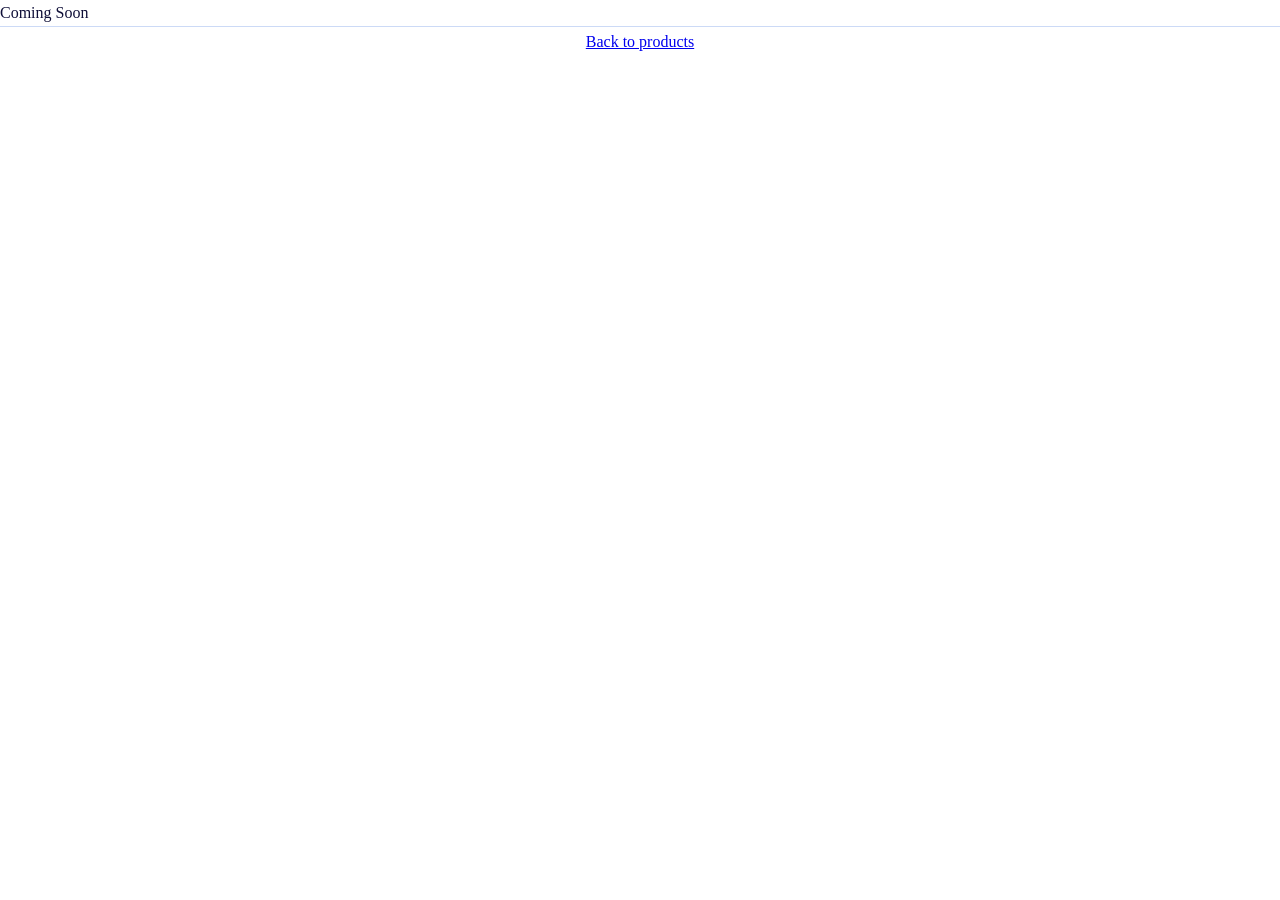
<file: case-studies/product-case-studies/spentrail-business.html>
<!DOCTYPE html>
<html lang="en">

<head>
    <meta charset="UTF-8">
    <meta name="viewport" content="width=device-width, initial-scale=1.0">
    <title>Daberechi Ezeadu - SpenTrail Business</title>
    <link rel="stylesheet" href="../../styles.css">
</head>

<body>
    Coming Soon 
    <footer class="site-footer"><div class="container footer-container"><a href="../../index.html#products">Back to products</a></div></footer>
</body>

</html>
</file>
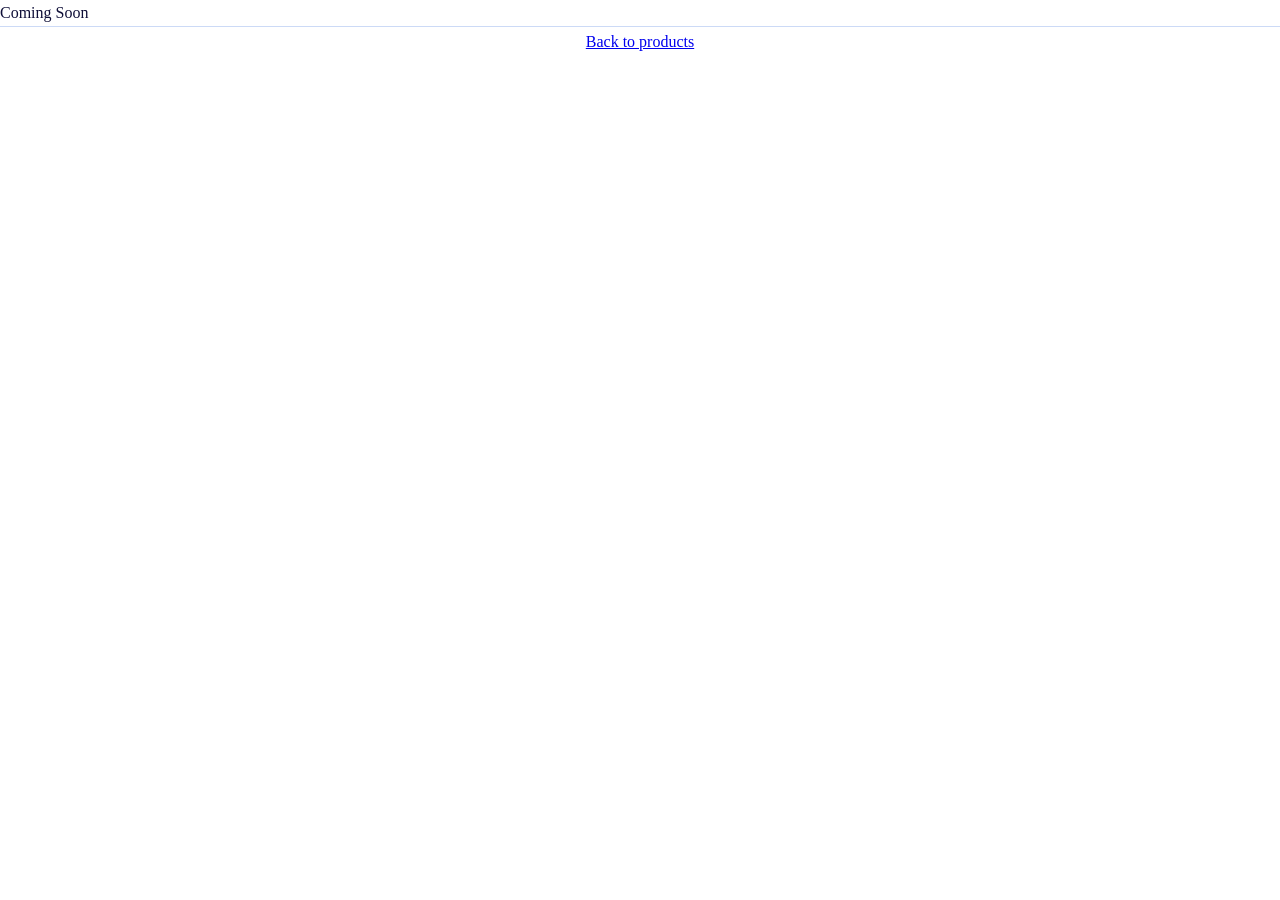
<file: case-studies/product-case-studies/spentrail.html>
<!DOCTYPE html>
<html lang="en">

<head>
    <meta charset="UTF-8">
    <meta name="viewport" content="width=device-width, initial-scale=1.0">
    <title>Daberechi Ezeadu - SpenTrail</title>
    <link rel="stylesheet" href="../../styles.css">
</head>

<body>
    Coming Soon 
    <footer class="site-footer"><div class="container footer-container"><a href="../../index.html#products">Back to products</a></div></footer>
</body>

</html>
</file>
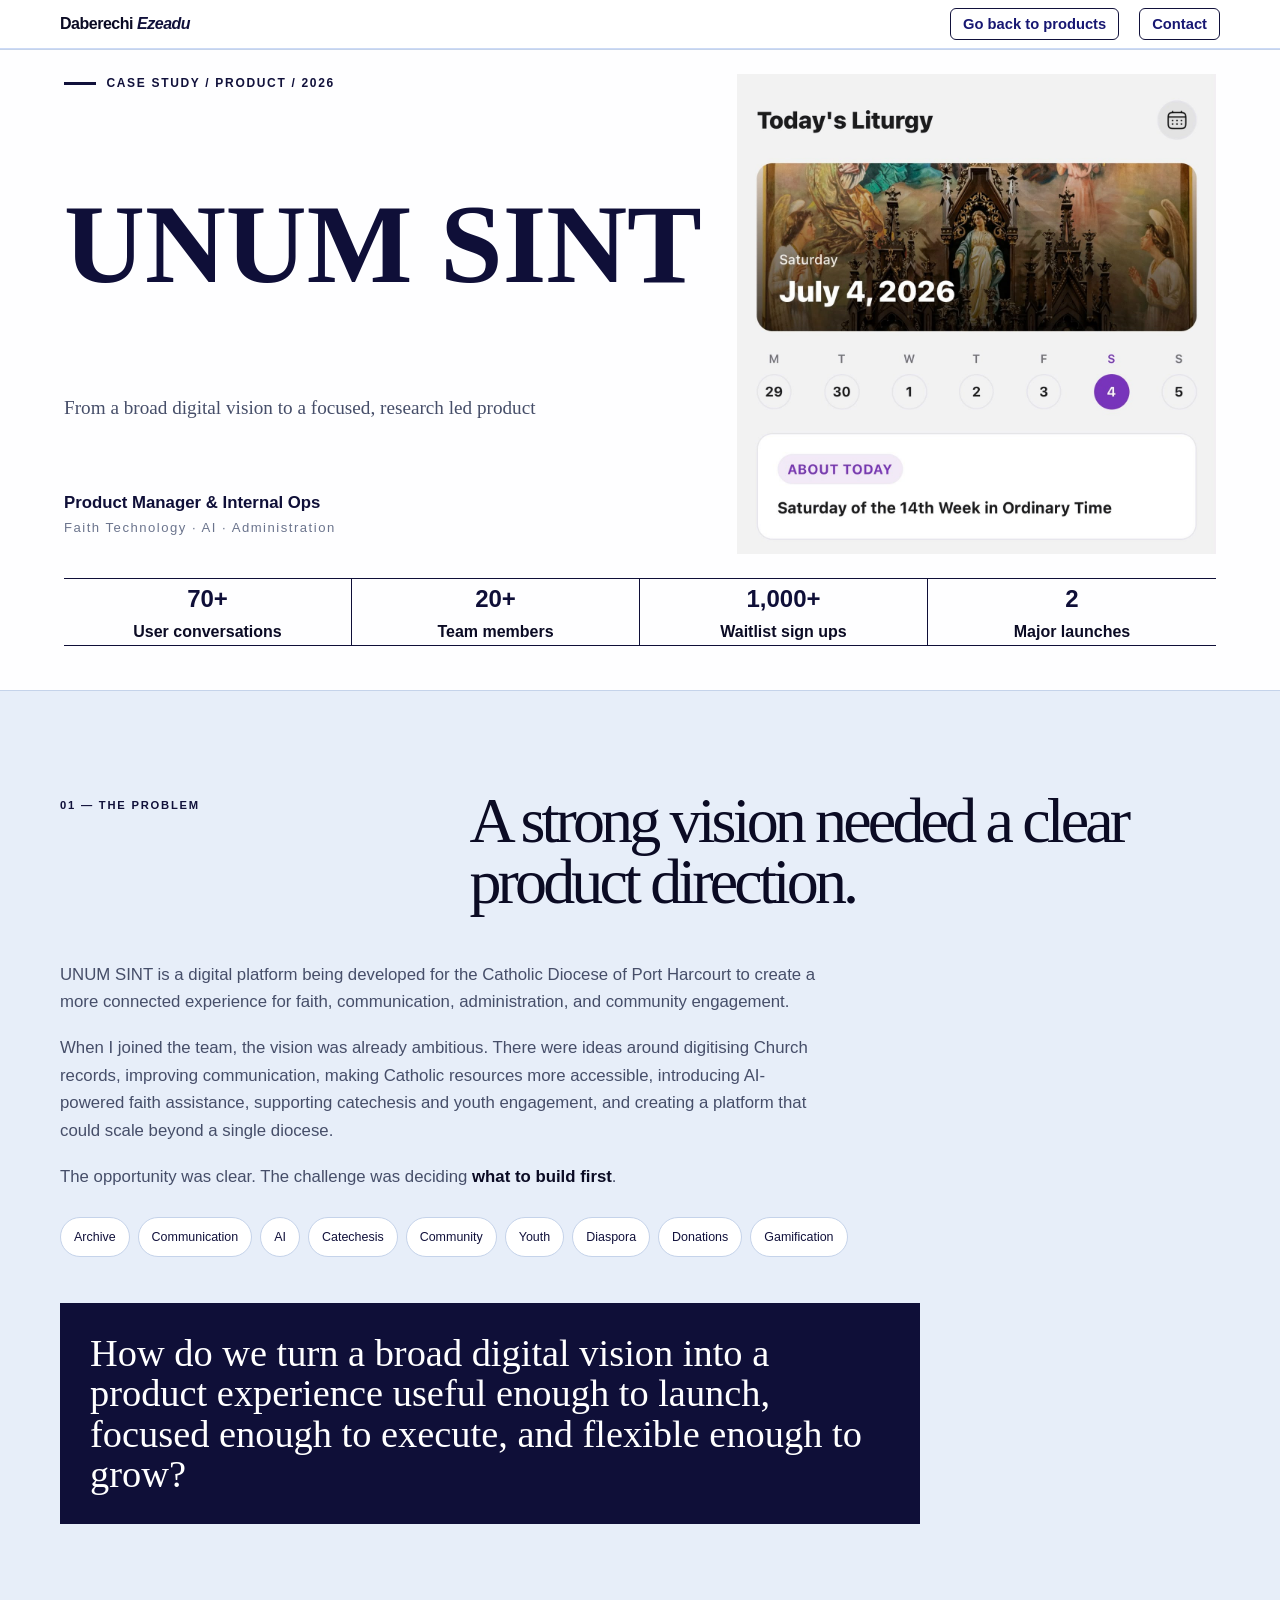
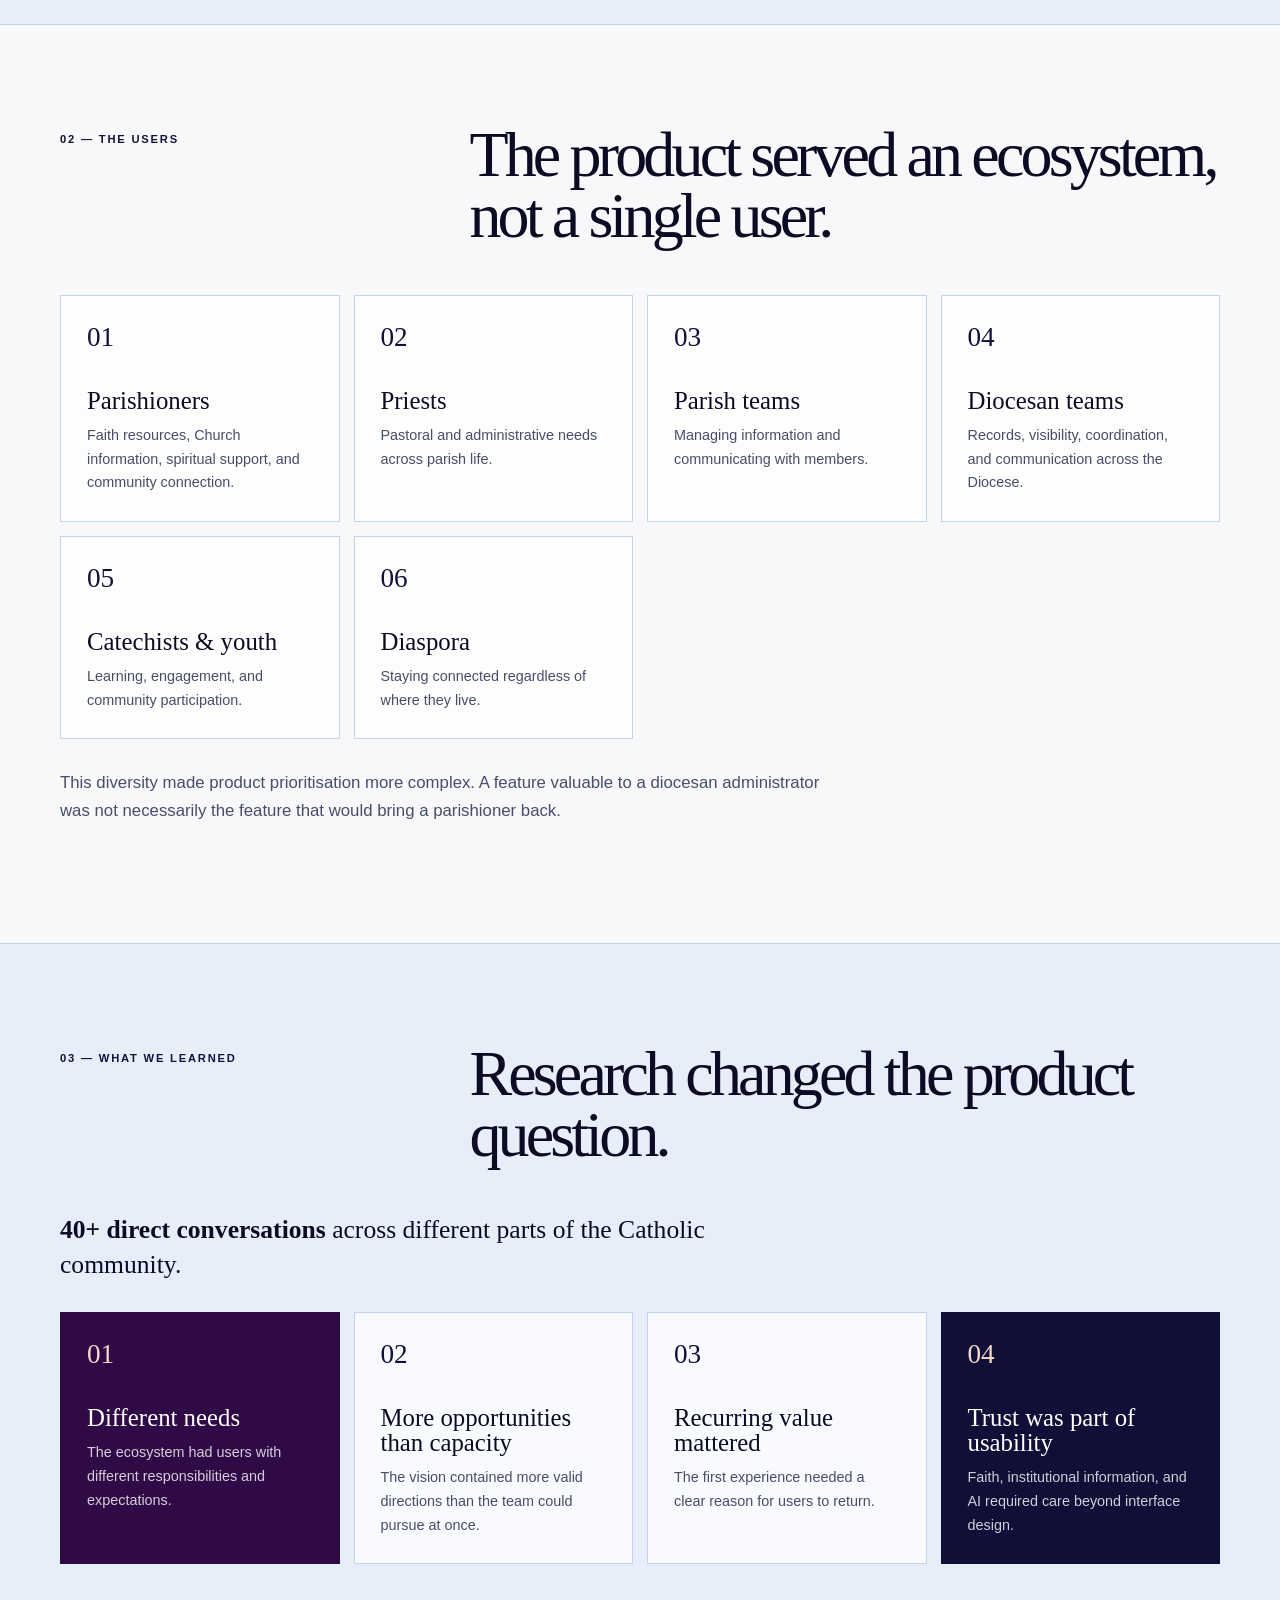
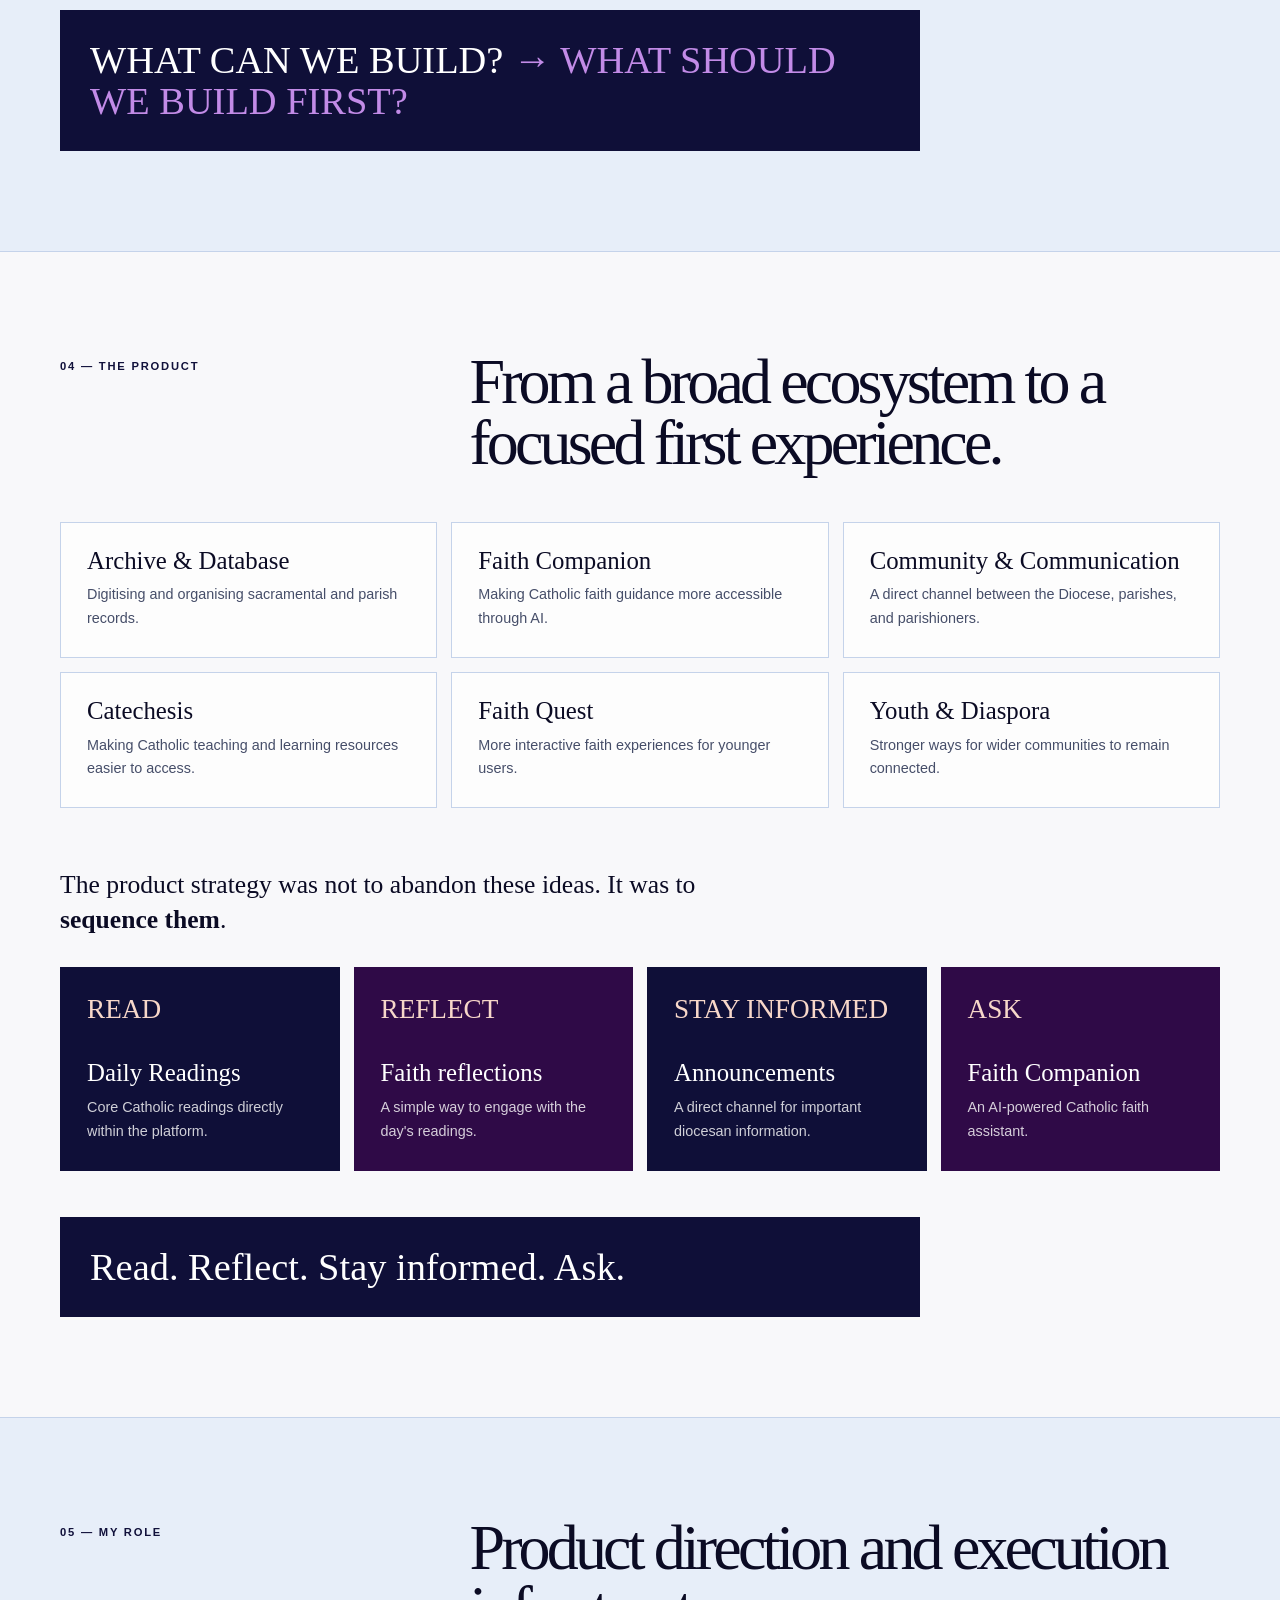
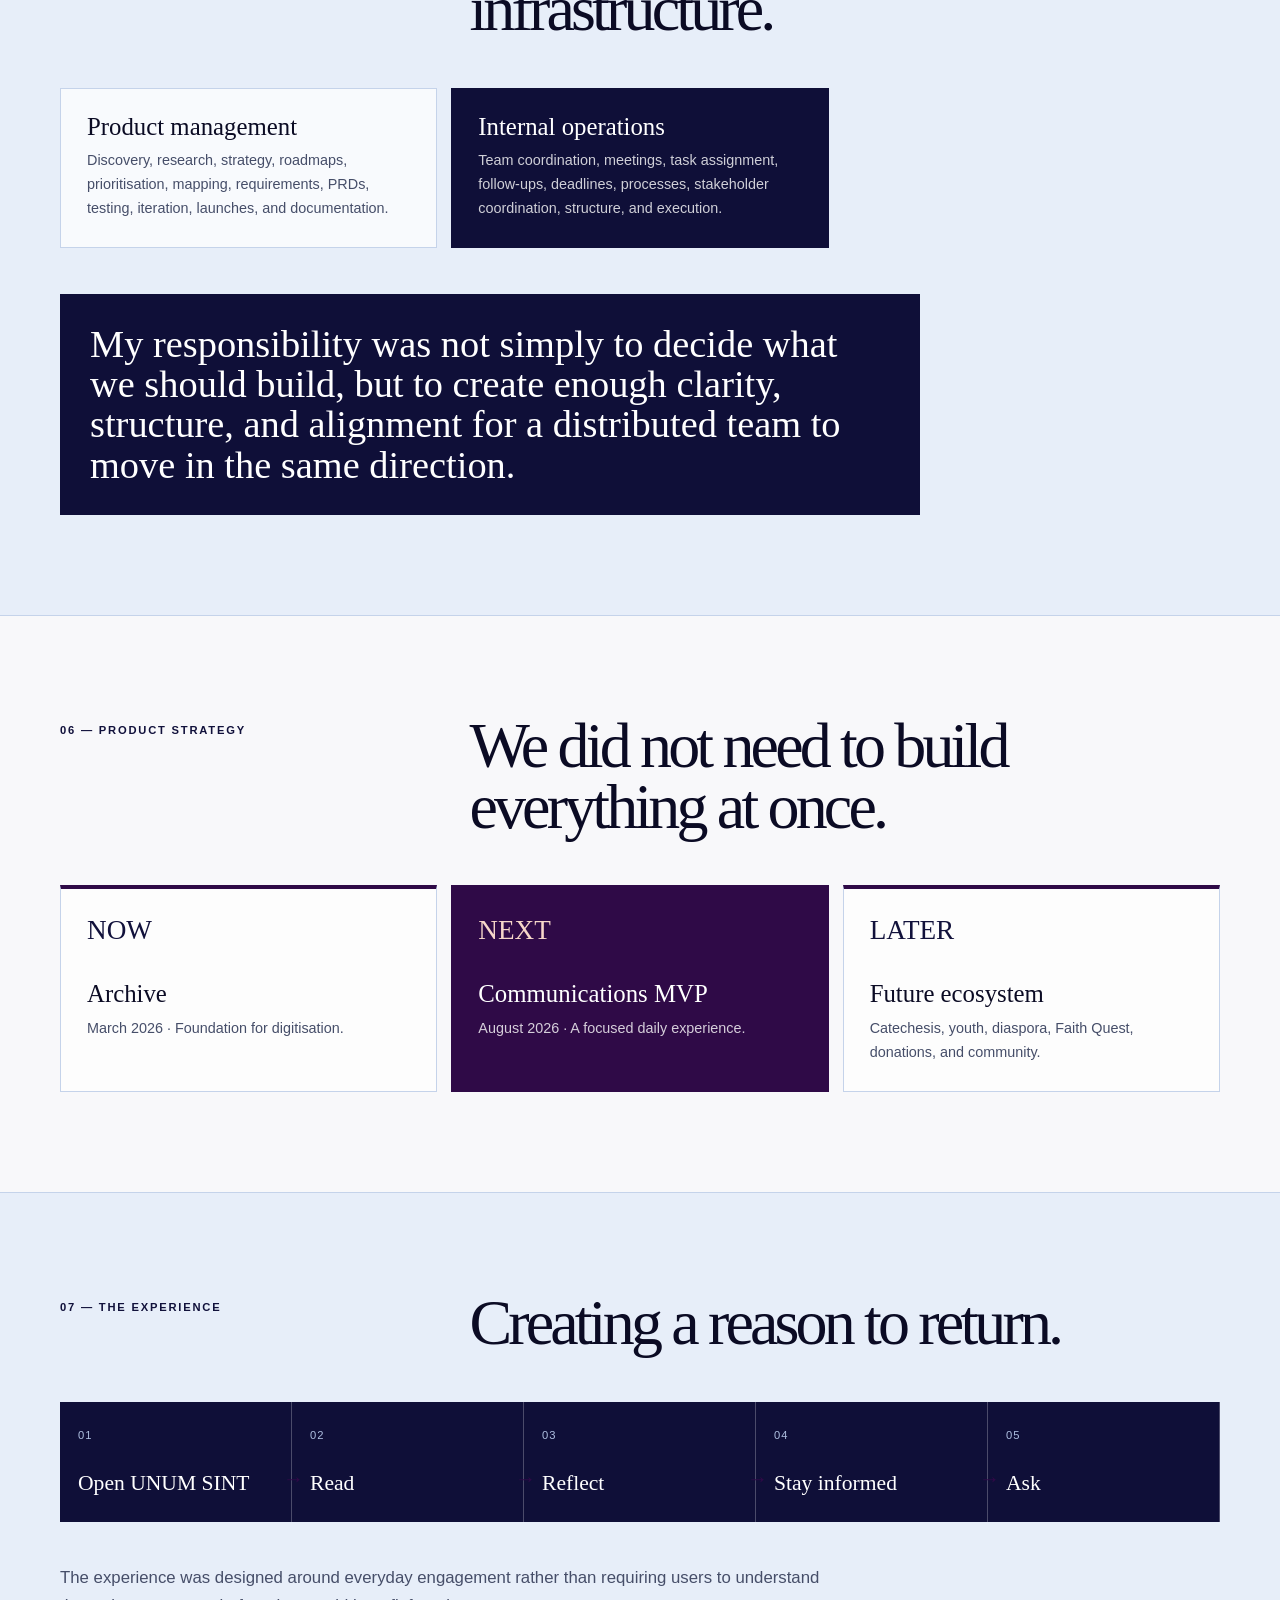
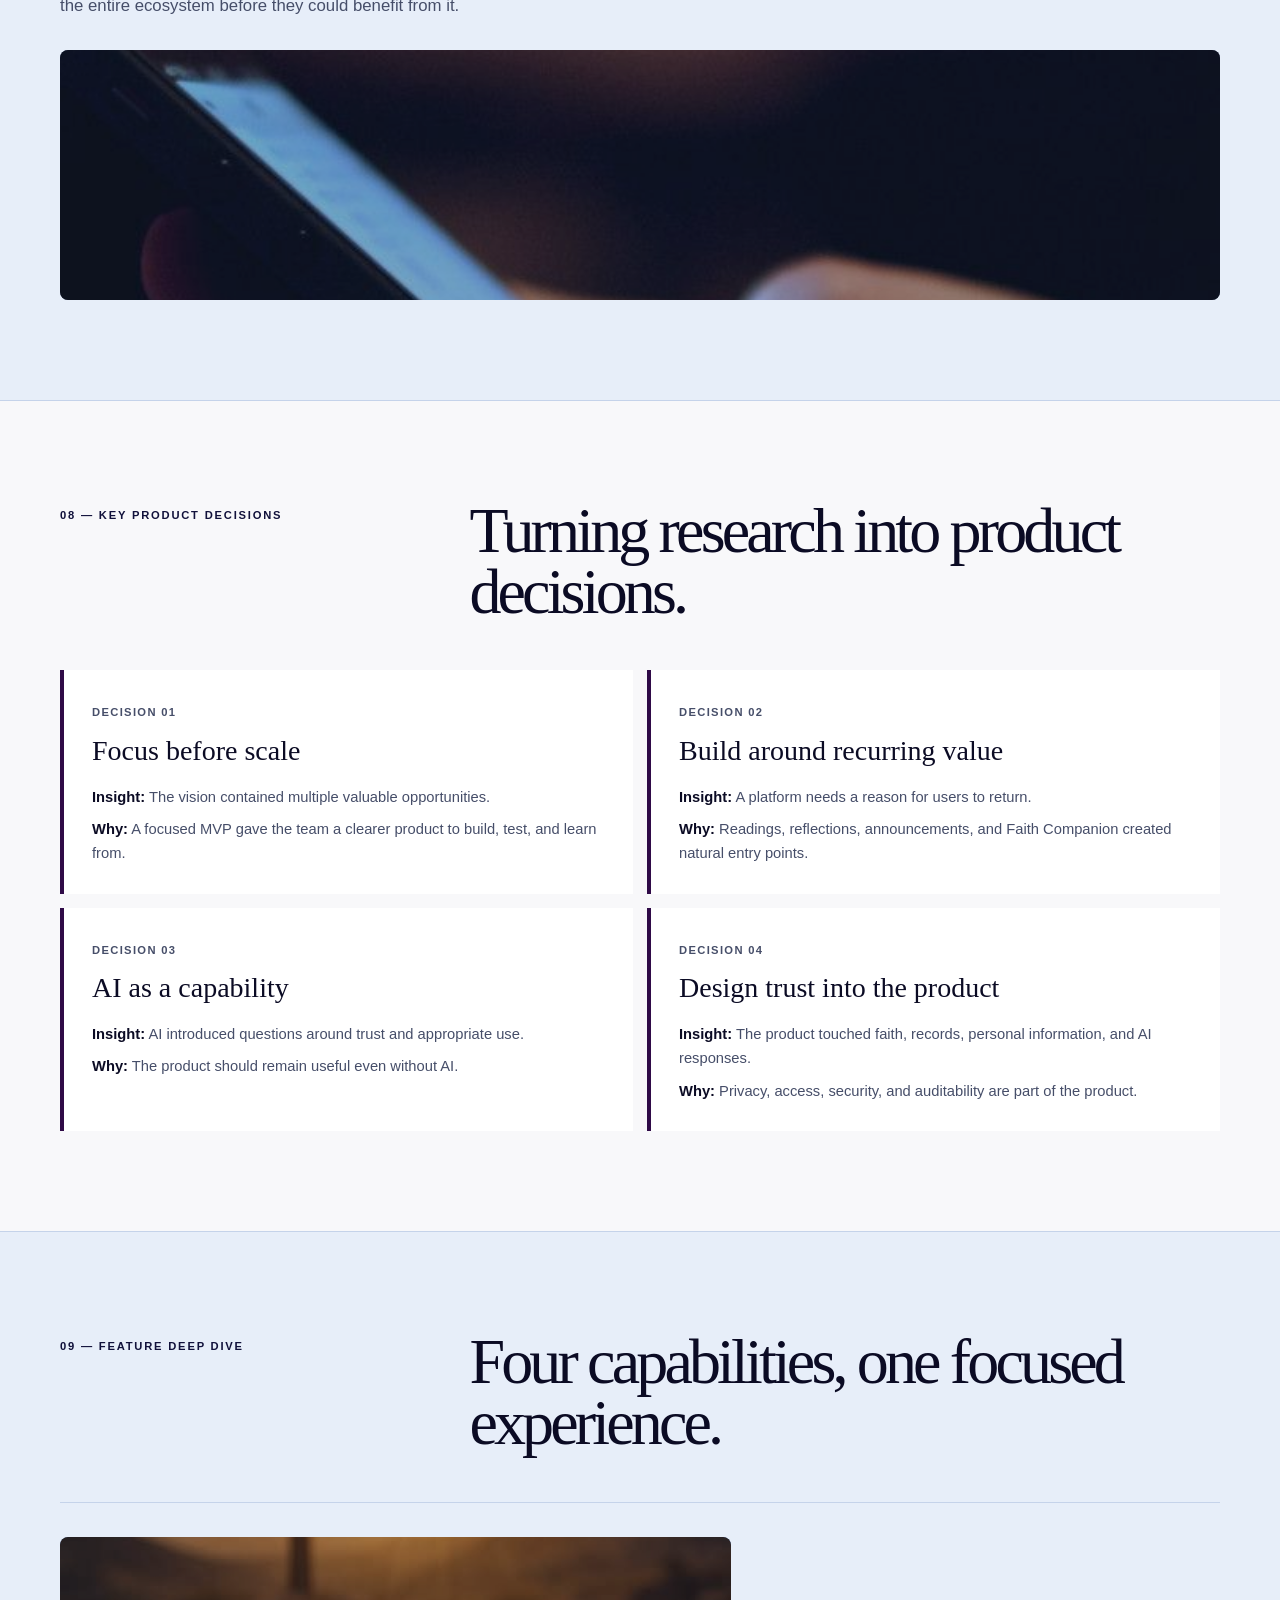
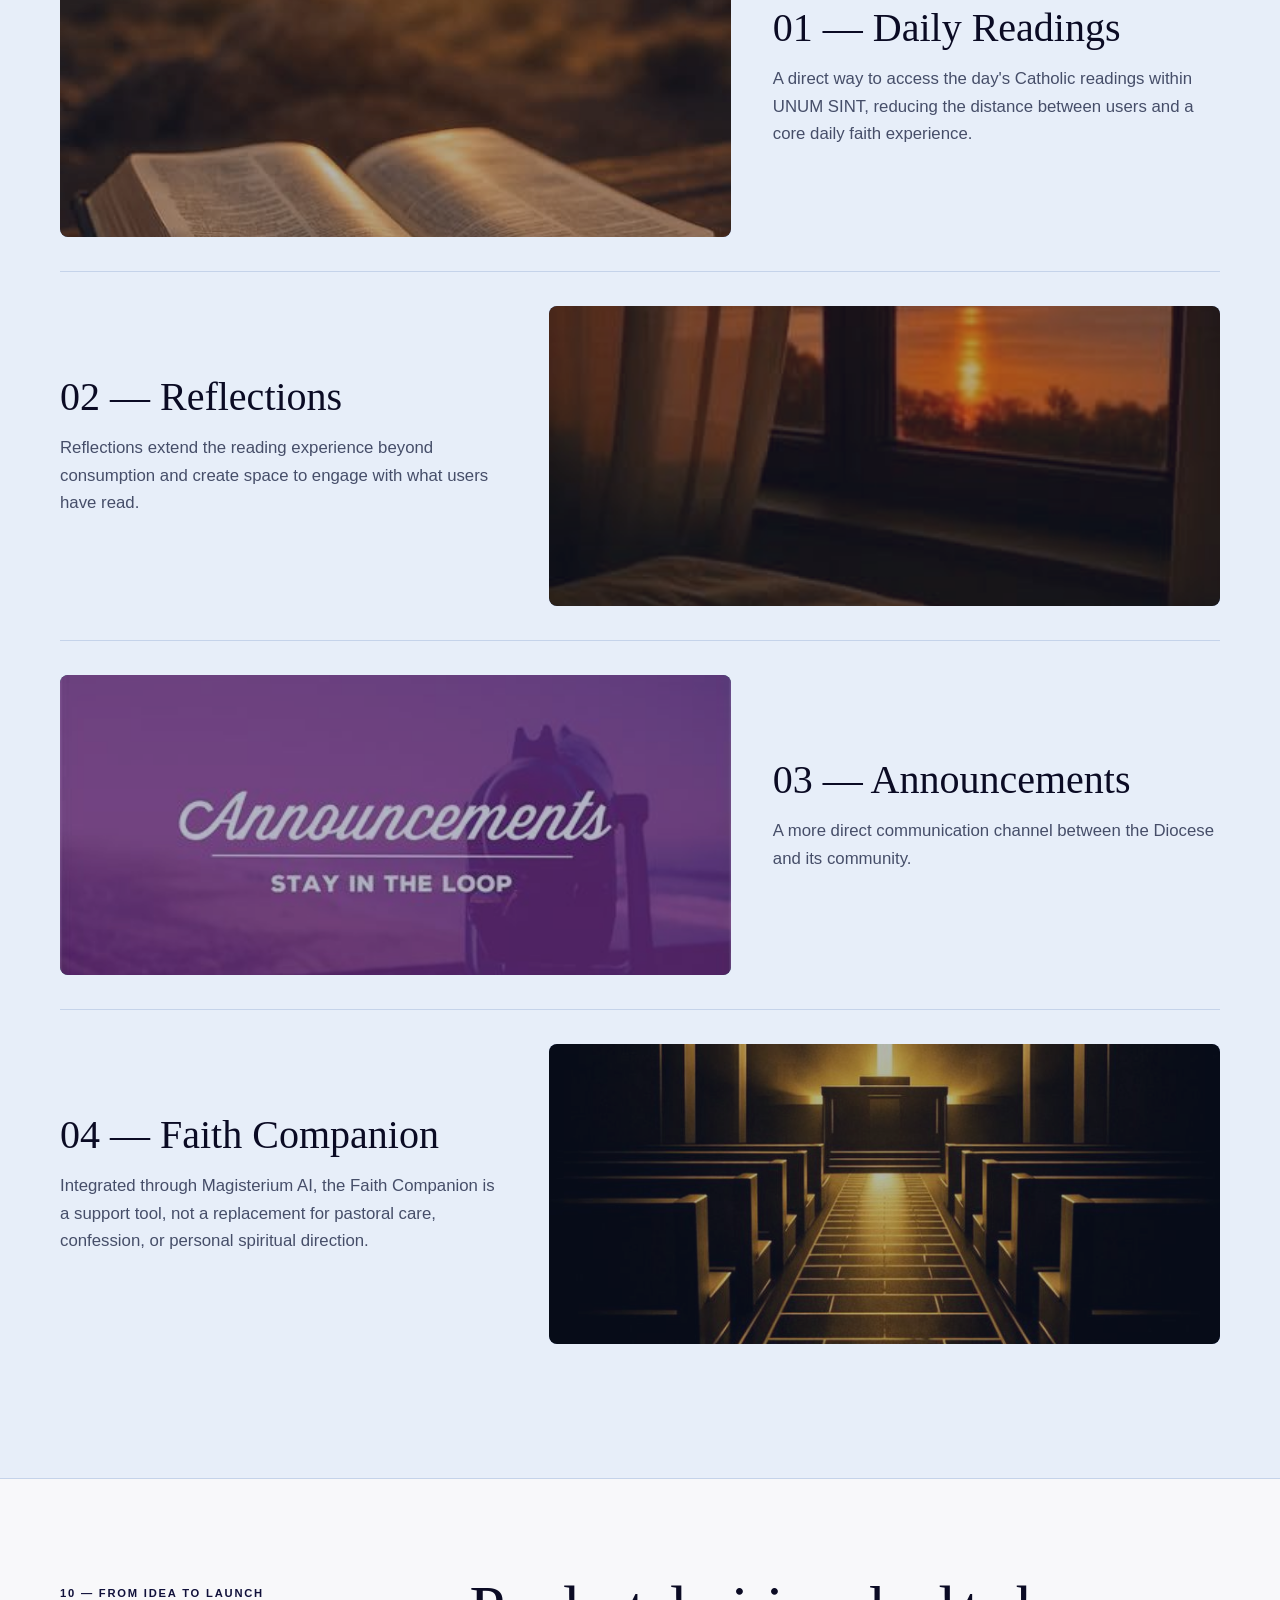
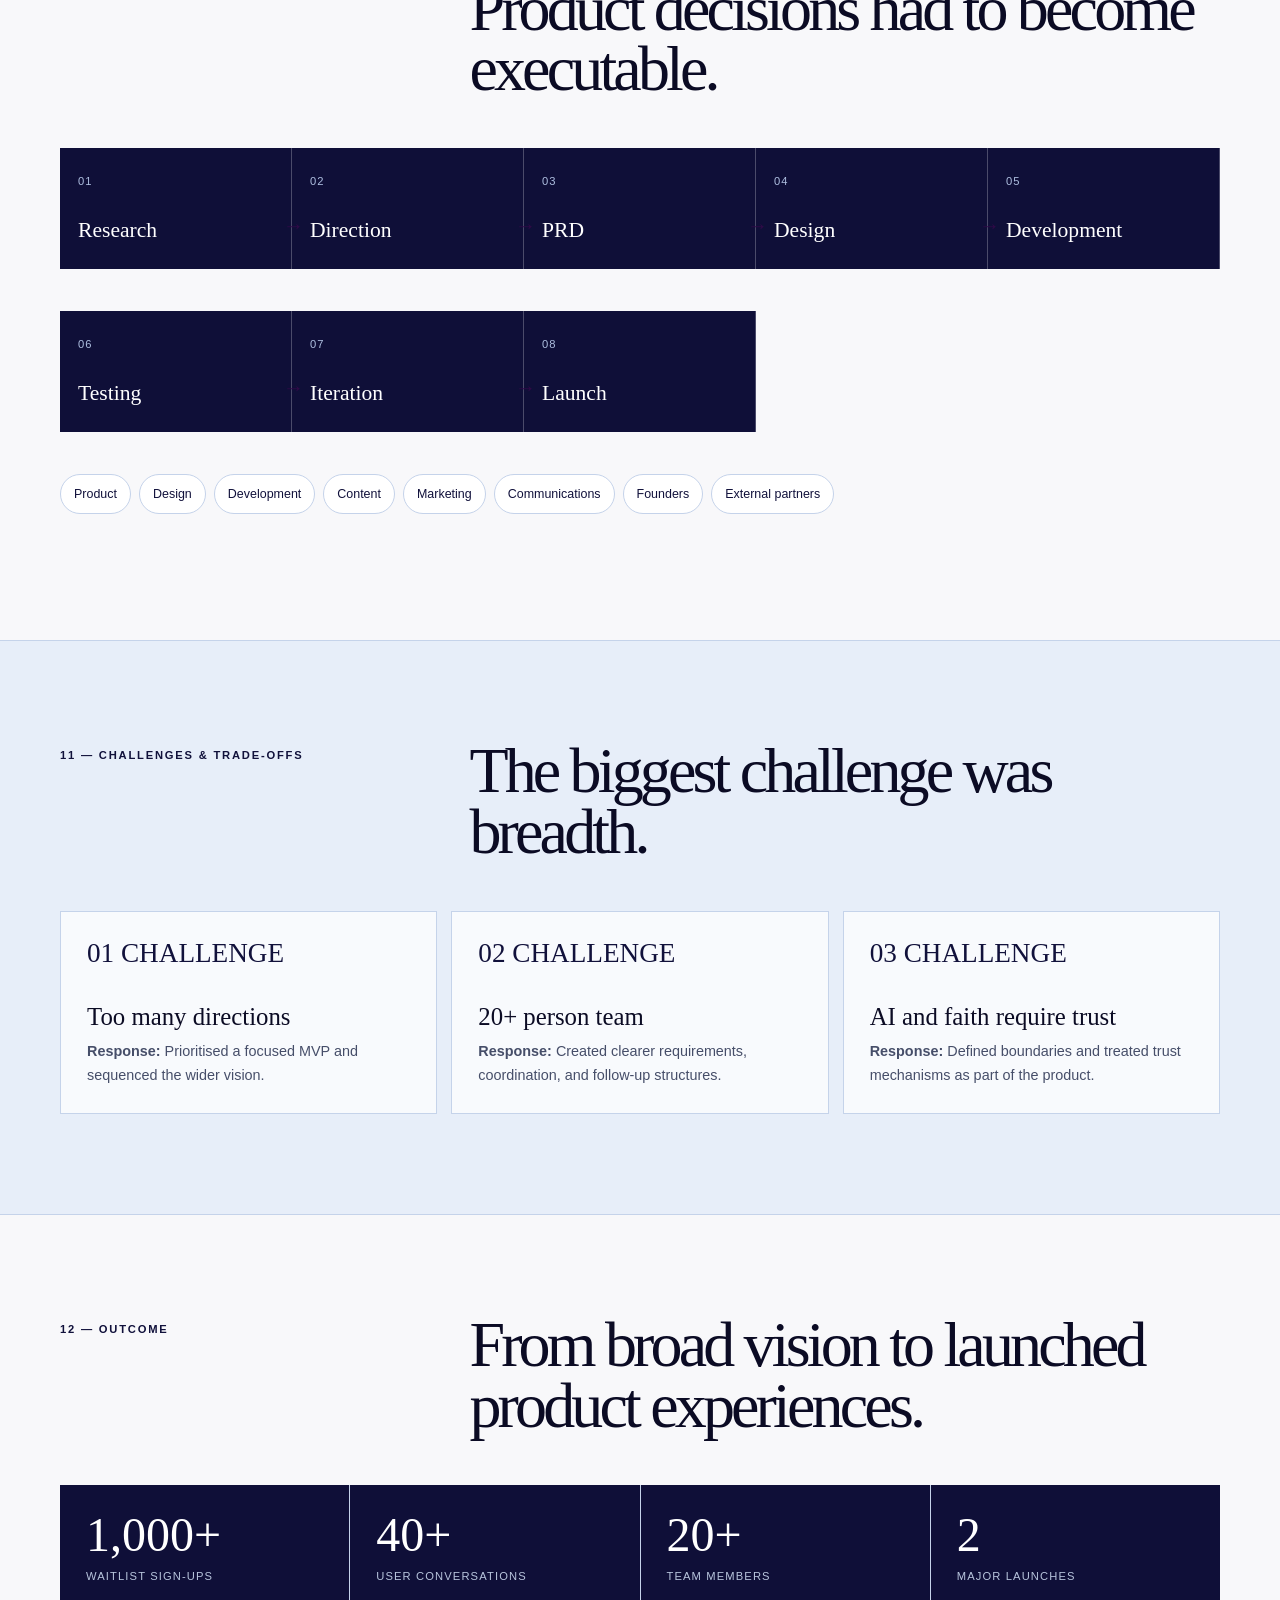
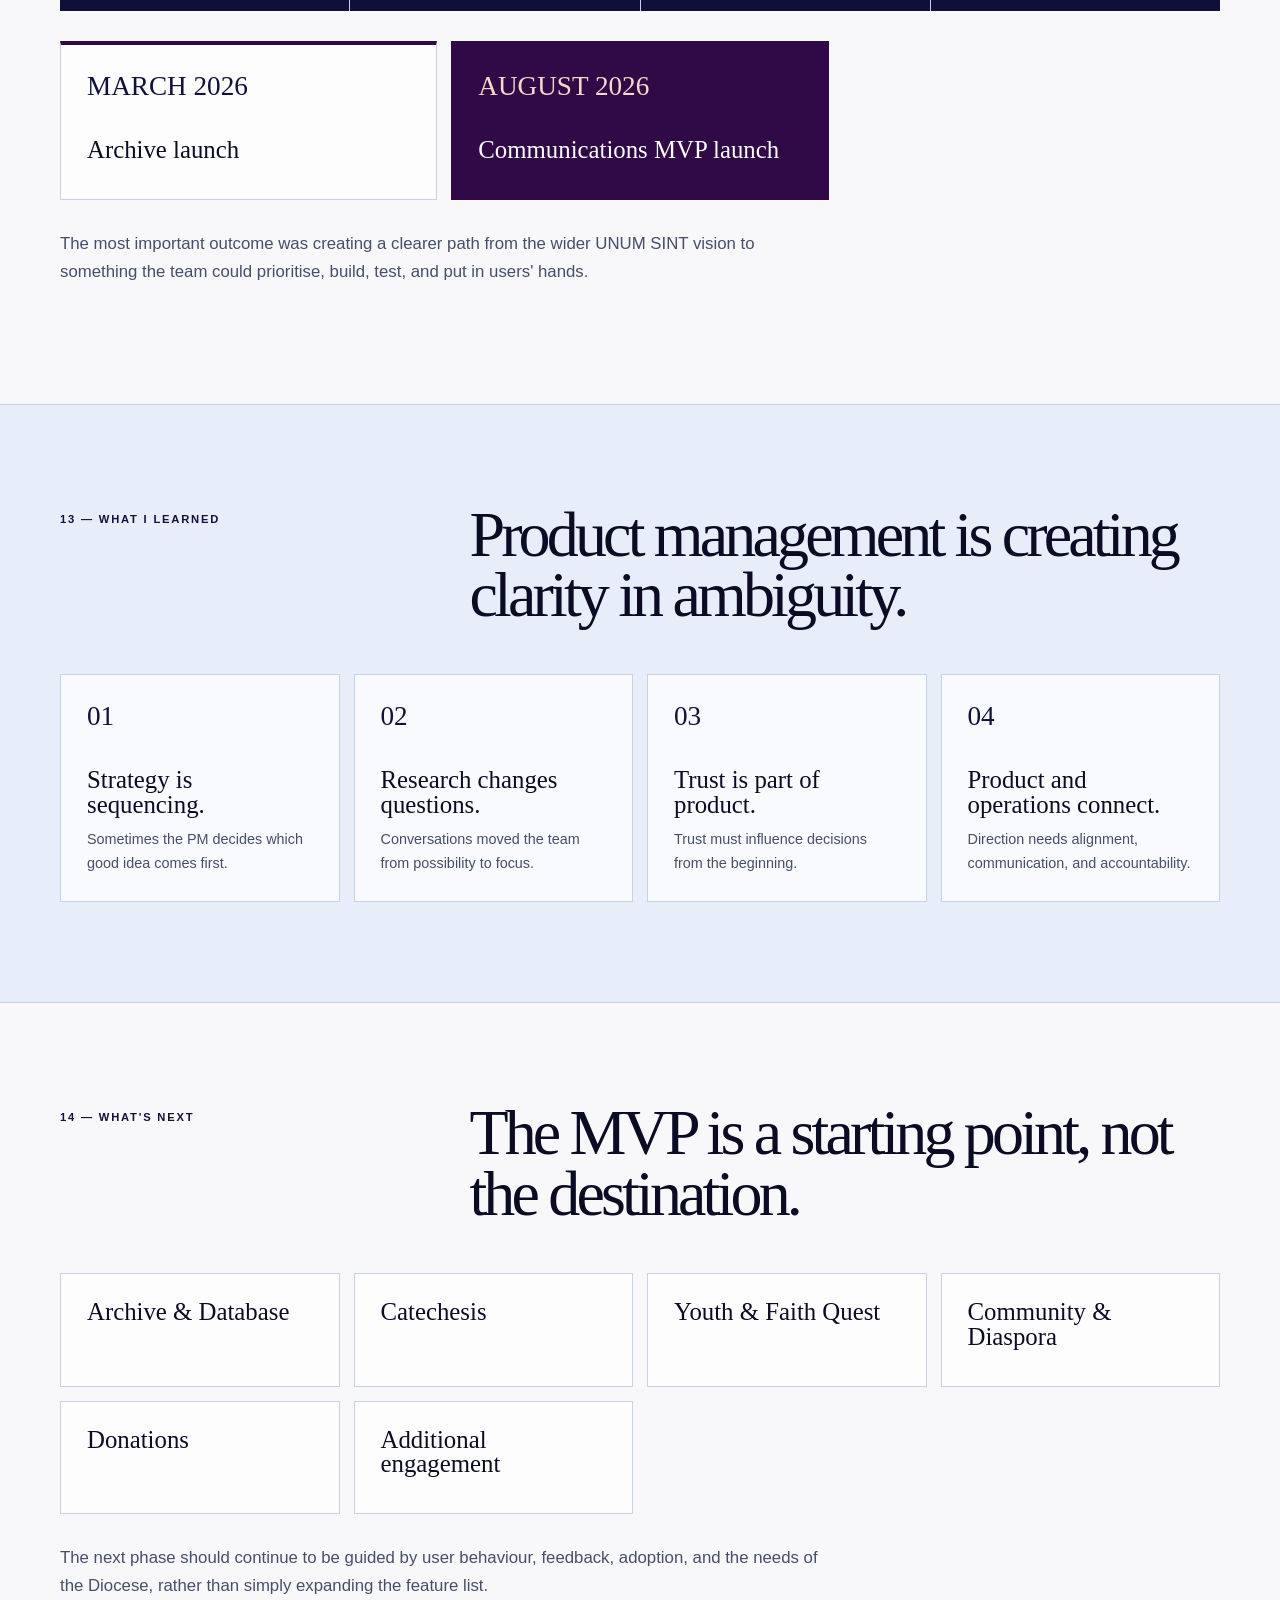
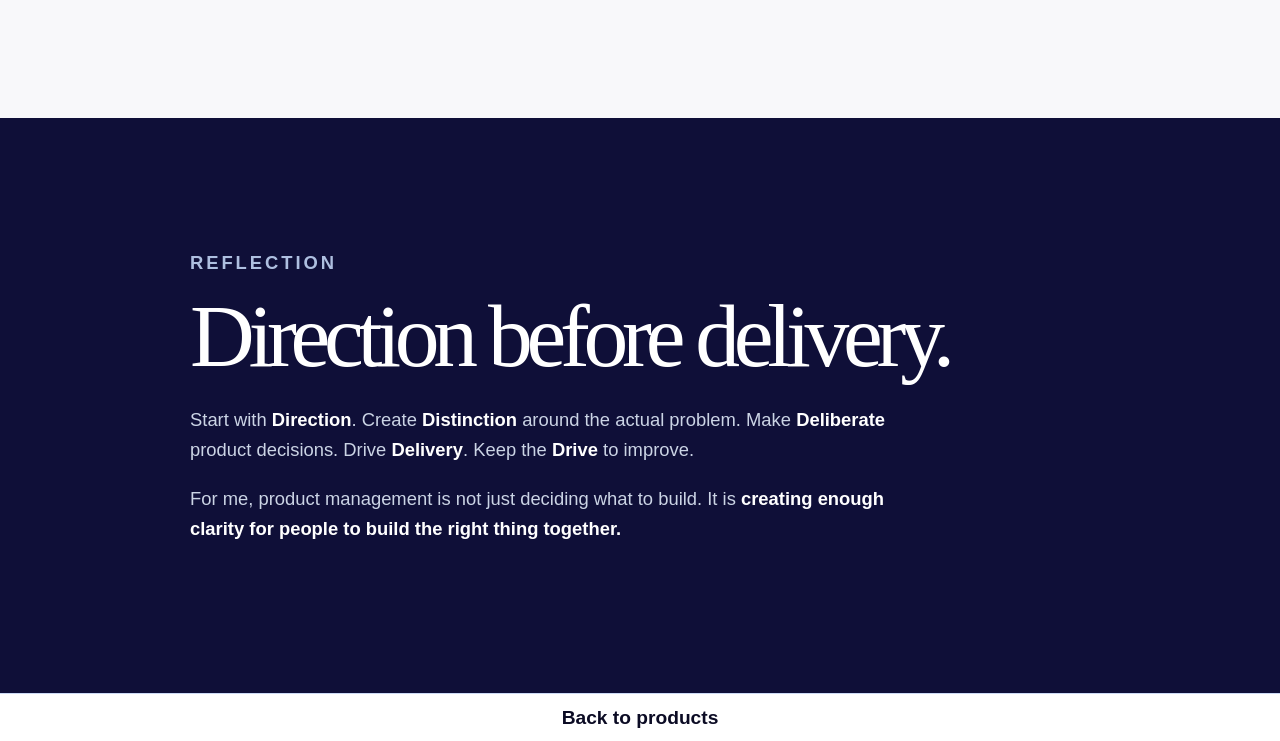
<file: case-studies/product-case-studies/unumsint.html>
<!DOCTYPE html>
<html lang="en">
<head>
    <meta charset="UTF-8">
    <meta name="viewport" content="width=device-width, initial-scale=1.0">
    <title>Daberechi Ezeadu - Unum Sint</title>
    <style>
        :root {
            --ink: rgb(11, 11, 36);
            --muted: rgb(70, 78, 105);
            --paper: #ffffff;
            --surface: #f7faff;
            --line: rgb(197, 211, 234);
            --accent: rgb(17, 17, 59);
            --accent-dark: rgb(23, 23, 114);
            --sage: #e6eefb;
            --night:  rgb(15, 15, 56);
            --max-width: 1160px;
            --serif: Georgia, 'Times New Roman', serif;
            --sans: 'Trebuchet MS', 'Lucida Sans Unicode', sans-serif;
            --warm: rgb(248, 248, 250);
            --blue: #e7eef9;
            --orange: #2f0a47;
        }
        * { box-sizing: border-box; }
        html { scroll-behavior: smooth; scroll-padding-top: 78px; }
        body { margin: 0; background: var(--paper); color: var(--ink); font-family: var(--sans); line-height: 1.65; -webkit-font-smoothing: antialiased; }
        a { color: inherit; }
        .case-nav {
            position: sticky;
            top: 0;
            z-index: 10;
            border-bottom: 1px solid rgb(204, 218, 246);
            background: rgba(255, 255, 255, .94);
            backdrop-filter: blur(14px);
        }
        .case-nav-inner, .case-footer-inner {
            width: min(var(--max-width), calc(100% - 48px));
            margin: auto;
            min-height: 48px;
            display: flex;
            align-items: center;
            justify-content: space-between;
            gap: 24px;
        }
        .case-logo {
            text-decoration: none;
            font-weight: 700;
            letter-spacing: -.03em;
        }
        .case-logo span {
            color: var(--accent);
            font-style: italic;
        }
        .case-nav-links {
            display: flex;
            align-items: center;
            gap: 20px;
            font-size: .82rem;
        }
        .case-nav-links a { text-decoration: none; }
        .case-nav-links .back-link, .case-nav-links .contact-link {
            padding: 3px 12px;
            border: 1px solid var(--accent);
            border-radius: 6px;
            color: var(--accent-dark);
            font-size: .92rem;
            font-weight: 700;
        }
        .case-nav-links .back-link:hover, .case-nav-links .contact-link:hover {
            background: var(--accent);
            color: var(--surface);
        }
        .case-nav-links a:hover {
            color: var(--accent);
        }
        .case-study { overflow: hidden; }
        .eyebrow, .section-kicker { margin: 0 0 18px; color: var(--accent); font-size: .7rem; font-weight: 700; letter-spacing: .16em; text-transform: uppercase; }
        @media (max-width: 800px) {
            .hero-items { flex-direction: column; }
            .hero-right { margin-top: 2rem; }
        }
        @media (max-width: 560px) {
            .case-nav-inner, .case-footer-inner { width: min(100% - 32px, var(--max-width)); }
            .case-nav-inner { min-height: 48px; }
            .case-nav-links { gap: 10px; font-size: .72rem; }
            .case-nav-links .back-link, .case-nav-links .contact-link { padding: 3px 8px; font-size: .82rem; }
        }
        .case-footer {
            padding: 8px 0;
            border-top: 1px solid rgb(204, 218, 246);
            background: rgba(255, 255, 255, .94);
            color: var(--ink);
        }
        .case-footer-inner {
            min-height: 0;
            justify-content: center;
            font-size: 1.2rem;
            font-weight: 700;
        }
        .case-footer a {
            font-size: 1.2rem;
            text-decoration: none;
        }
        .case-footer a:hover { color: var(--accent); }

        /* Page-specific styles */
        body { background: var(--warm); }
        .hero-section {
            min-height: auto;
            width: 100%;
            padding: 1.5rem max(1.5rem, 5vw) 2.75rem;
            border-top: 1px solid rgb(197, 211, 234);
            background: rgb(254, 254, 255);
        }
        .hero-section > * {
            width: min(100%, 1200px);
            margin-right: auto;
            margin-left: auto;
        }
        .hero-items {
            display: flex;
            justify-content: space-between;
            gap: 2rem;
        }
        .hero-image {
            height: min(480px, calc(100vh - 120px));
            max-height: calc(100vh - 120px);
            width: auto;
            object-fit: cover;
            display: block;
            margin: 0 auto;
        }
        .hero-section h1 {
            margin-top: 100px;
            margin-bottom: 20px;
            color: rgb(15, 15, 56);
            font-family: Cambria, Cochin, Georgia, Times, 'Times New Roman', serif;
            font-size: clamp(4.5rem, 9vw, 7rem);
            font-weight: 600;
            line-height: .9;
            letter-spacing: 0;
        }
        .hero-section .eyebrow {
            display: flex;
            align-items: center;
            gap: .65rem;
            margin: 0 0 1.25rem;
            color: rgb(17, 17, 59);
            font-family: 'Segoe UI', Tahoma, Geneva, Verdana, sans-serif;
            font-size: .75rem;
            font-weight: 700;
            letter-spacing: .14em;
            text-transform: uppercase;
        }
        .hero-section .eyebrow::before {
            content: "";
            display: inline-block;
            width: 32px;
            height: 3px;
            flex: 0 0 32px;
            background: rgb(17, 17, 59);
        }
        .hero-intro {
            max-width: 520px;
            margin-top: 100px;
            margin-bottom: 70px;
            color: rgb(70, 78, 105);
            font: normal clamp(1rem, 1.5vw, 1.2rem)/1.35 Georgia, 'Times New Roman', serif;
            letter-spacing: 0;
        }
        .hero-role {
            max-width: 430px;
            margin: 22px 0 0;
            
            border: 0;
            padding: 0;
            background: transparent;
        }
        .hero-role strong {
            display: block;
            color: rgb(15, 15, 56);
            font-family: 'Trebuchet MS', 'Lucida Sans Unicode', sans-serif;
            font-size: 1.05rem;
            font-weight: 600;
            line-height: 1.4;
            letter-spacing: 0;
        }
        .hero-role span {
            display: block;
            margin-top: .3rem;
            color: rgb(107, 116, 141);
            font-family: 'Trebuchet MS', 'Lucida Sans Unicode', sans-serif;
            font-size: .82rem;
            font-weight: 400;
            line-height: 1.4;
            letter-spacing: 1.5px;
        }
        .stats {
            display: grid;
            grid-template-columns: repeat(4, 1fr);
        }
        .stat-item-1, .stat-item-2, .stat-item-3, .stat-item-4 {
           
            text-align: center;
            font-weight: bold;
            border-top: 1px solid rgb(15, 15, 56);
            border-bottom: 1px solid rgb(15, 15, 56);
            margin-top: 1.5rem;
        }
        .stat-item-1, .stat-item-2, .stat-item-3 {
            border-right: 1px solid rgb(15, 15, 56);
        }
        .stat-item span {
            display: block;
            font-size: 1.5rem;
            color: rgb(15, 15, 56);
        }
        .placeholder {
            position: relative;
            overflow: hidden;
            min-height: 160px;
            border-radius: 8px;
            background: #18264b;
        }
        .placeholder img {
            display: block;
            width: 100%;
            height: 100%;
            min-height: inherit;
            object-fit: cover;
            opacity: .68;
        }
        .experience-visual {
            min-height: 140px;
            height: 250px;
        }
        .experience-visual img {
            object-fit: cover;
        }
        .chapter {
            padding: 100px 24px;
            border-top: 1px solid var(--line);
        }
        .chapter:nth-child(even) {
            background: var(--blue);
        }
        .chapter-inner {
            width: min(var(--max-width), 100%);
            margin: auto;
        }
        .chapter-head {
            display: grid;
            grid-template-columns: .65fr 1.35fr;
            gap: 48px;
            margin-bottom: 48px;
        }
        .chapter h2 {
            margin: 0;
            font-family: Cambria, Cochin, Georgia, Times, 'Times New Roman', serif;

            max-width: 760px;
            font: normal clamp(2.5rem, 5vw, 5rem)/.95 var(--serif);
            letter-spacing: -.06em;
        }
        .chapter-kicker {
            margin: 5px 0 0;
            color: var(--accent);
            font-size: .7rem;
            font-weight: 700;
            letter-spacing: .16em;
            text-transform: uppercase;
        }
        .lede {
            max-width: 680px;
            margin: 0 0 30px;
            font: normal clamp(1.25rem, 2vw, 1.65rem)/1.35 var(--serif);
        }
        .copy {
            max-width: 760px;
            color: var(--muted);
            font-size: 1.05rem;
        }
        .copy p {
            margin: 0 0 18px;
        }
        .copy strong {
            color: var(--ink);
        }
        .cards {
            display: grid;
            grid-template-columns: repeat(3, 1fr);
            gap: 14px;
        }
        .cards.four {
            grid-template-columns: repeat(4, 1fr);
        }
        .card {
            padding: 26px;
            border: 1px solid var(--line);
            background: rgba(255,255,255,.7);
        }
        .card.dark {
            background: var(--night);
            color: #fff;
            border-color: var(--night);
        }
        .card.accent {
            background: var(--orange);
            color: #fff;
            border-color: var(--orange);
        }
        .card-number {
            display: block;
            margin-bottom: 36px;
            color: var(--accent);
            font: 1.7rem var(--serif);
        }
        .dark .card-number, .accent .card-number {
            color: #f7d7c9;
        }
        .card h3 {
            margin: 0 0 10px;
            font: normal 1.55rem/1 var(--serif);
        }
        .card p {
            margin: 0;
            color: var(--muted);
            font-size: .9rem;
        }
        .dark p, .accent p {
            color: rgba(255,255,255,.8);
        }
        .pills {
            display: flex;
            flex-wrap: wrap;
            gap: 8px;
            margin: 26px 0;
        }
        .pill {
            padding: 9px 13px;
            border: 1px solid var(--line);
            border-radius: 999px;
            background: #fff;
            color: var(--accent);
            font-size: .78rem;
        }
        .statement {
            max-width: 860px;
            margin: 46px 0 0;
            padding: 30px;
            background: var(--night);
            color: #fff;
            font: normal clamp(1.7rem, 3vw, 2.8rem)/1.05 var(--serif);
        }
        .decision-grid {
            display: grid;
            grid-template-columns: repeat(2, 1fr);
            gap: 14px;
        }
        .decision {
            padding: 28px;
            border-left: 4px solid var(--orange);
            background: #fff;
        }
        .decision span {
            color: var(--muted);
            font-size: .7rem;
            font-weight: 700;
            letter-spacing: .12em;
            text-transform: uppercase;
        }
        .decision h3 {
            margin: 12px 0 20px;
            font: normal 1.75rem/1 var(--serif);
        }
        .decision p {
            margin: 8px 0 0;
            color: var(--muted);
            font-size: .92rem;
        }
        .decision b {
            color: var(--ink);
        }
        .flow {
            display: grid;
            grid-template-columns: repeat(5, 1fr);
            gap: 0;
            margin: 30px 0 42px;
        }
        .flow-item {
            position: relative;
            padding: 24px 18px;
            background: var(--night);
            color: #fff;
            border-right: 1px solid rgba(255,255,255,.25);
        }
        .flow-item:not(:last-child)::after {
            content: "→";
            position: absolute;
            z-index: 1;
            top: 50%;
            right: -13px;
            color: var(--orange);
            font-size: 1.3rem;
        }
        .flow-item span {
            display: block;
            margin-bottom: 28px;
            color: #aebfe0;
            font-size: .7rem;
            text-transform: uppercase;
            letter-spacing: .1em;
        }
        .flow-item strong {
            font: normal 1.35rem/1 var(--serif);
        }
        .timeline {
            display: grid;
            grid-template-columns: repeat(3, 1fr);
            gap: 14px;
        }
        .timeline .card {
            border-top: 4px solid var(--orange);
        }
        .feature {
            display: grid;
            grid-template-columns: .8fr 1.2fr;
            gap: 42px;
            align-items: center;
            padding: 34px 0;
            border-top: 1px solid var(--line);
        }
        .feature:nth-child(even) {
            grid-template-columns: 1.2fr .8fr;
        }
        .feature:nth-child(even) .feature-image {
            order: -1;
        }
        .feature h3 {
            margin: 0 0 14px;
            font: normal 2.5rem/1 var(--serif);
        }
        .feature-image {
            min-height: 260px;
        }
        .feature-image img {
            width: 100%;
            height: 300px;
            object-fit: cover;
            border-radius: 8px;
        }
        .metric-band {
            display: grid;
            grid-template-columns: repeat(4, 1fr);
            gap: 1px;
            background: var(--line);
        }
        .metric-band div {
            padding: 26px;
            background: var(--night);
            color: #fff;
        }
        .metric-band strong {
            display: block;
            font: normal 3rem/1 var(--serif);
            color: #fff;
        }
        .metric-band span {
            display: block;
            margin-top: 8px;
            color: #b8c5dd;
            font-size: .7rem;
            text-transform: uppercase;
            letter-spacing: .1em;
        }
        .closing {
            padding: 130px 24px;
            background: var(--night);
            color: #fff;
        }
        .closing .chapter-inner {
            max-width: 900px;
        }
        .closing h2 {
            margin: 0 0 28px;
            font: normal clamp(3rem, 7vw, 7rem)/.9 var(--serif);
            letter-spacing: -.07em;
        }
        .closing p {
            max-width: 700px;
            color: #cbd4e5;
            font-size: 1.15rem;
        }
        .closing strong {
            color: #fff;
        }
        @media (max-width: 800px) {
            .cards.four, .metric-band {
                grid-template-columns: repeat(2, 1fr);
            }
            .hero-items {
                flex-direction: column;
            }
            .hero-right {
                margin-top: 2rem;
            }
            .hero-section h1 {
                margin-top: 48px;
            }
            .hero-intro {
                margin-top: 32px;
            }
            .chapter-head, .feature, .feature:nth-child(even) {
                grid-template-columns: 1fr;
            }
            .feature:nth-child(even) .feature-image {
                order: 0;
            }
            .cards, .decision-grid, .timeline {
                grid-template-columns: repeat(2, 1fr);
            }
            .flow {
                grid-template-columns: 1fr;
            }
            .flow-item {
                border-right: 0;
                border-bottom: 1px solid rgba(255,255,255,.25);
            }
            .flow-item:not(:last-child)::after {
                content: "↓";
                top: auto;
                right: 50%;
                bottom: -16px;
            }
        }
        @media (max-width: 560px) {
            .chapter {
                padding-inline: 16px;
            }
            .hero-section {
                padding-top: 1.5rem;
                padding-bottom: 2rem;
            }
            .hero-section h1 {
                margin-top: 40px;
                font-size: clamp(4rem, 18vw, 7rem);
            }
            .hero-intro {
                margin-top: 24px;
            }
            .hero-image {
                width: 100%;
                height: auto;
                max-height: none;
                object-fit: cover;
            }
            .cards, .cards.four, .decision-grid, .timeline, .metric-band {
                grid-template-columns: 1fr;
            }
            .chapter {
                padding-block: 72px;
            }
        }
    </style>
</head>
<body>
<header class="case-nav"><div class="case-nav-inner"><a class="case-logo" href="../../../index.html">Daberechi <span>Ezeadu</span></a><nav class="case-nav-links"><a class="back-link" href="../../../index.html#products">Go back to products</a><a class="contact-link" href="../../../index.html#contact">Contact</a></nav></div></header>
<main class="case-study">
<section class="hero-section">
    <div class="hero-items">
        <div class="heroleft">
            <div class="eyebrow">Case Study / Product / 2026</div>
            <h1>UNUM SINT</h1>
            <p class="hero-intro">From a broad digital vision to a focused, research led product</p>
            <p class="hero-role hero-left-note"><strong>Product Manager &amp; Internal Ops</strong><span>Faith Technology · AI · Administration</span></p>
        </div>
        <div class="hero-right">
            <img src= "../../images/products/unumsint-case.png" alt="UNUM SINT product hero image" class="hero-image">
        </div>
    </div>
    <div class="stats">
        <div class="stat-item stat-item-1"><span>70+</span> User conversations</div>
        <div class="stat-item stat-item-2"><span>20+</span> Team members</div>
        <div class="stat-item stat-item-3"><span>1,000+</span> Waitlist sign ups</div>
        <div class="stat-item stat-item-4"><span>2</span> Major launches</div>
    </div>
</section>
<section class="chapter"><div class="chapter-inner"><div class="chapter-head"><p class="chapter-kicker">01 — The problem</p><h2>A strong vision needed a clear product direction.</h2></div><div class="copy"><p>UNUM SINT is a digital platform being developed for the Catholic Diocese of Port Harcourt to create a more connected experience for faith, communication, administration, and community engagement.</p><p>When I joined the team, the vision was already ambitious. There were ideas around digitising Church records, improving communication, making Catholic resources more accessible, introducing AI-powered faith assistance, supporting catechesis and youth engagement, and creating a platform that could scale beyond a single diocese.</p><p>The opportunity was clear. The challenge was deciding <strong>what to build first</strong>.</p></div><div class="pills"><span class="pill">Archive</span><span class="pill">Communication</span><span class="pill">AI</span><span class="pill">Catechesis</span><span class="pill">Community</span><span class="pill">Youth</span><span class="pill">Diaspora</span><span class="pill">Donations</span><span class="pill">Gamification</span></div><div class="statement">How do we turn a broad digital vision into a product experience useful enough to launch, focused enough to execute, and flexible enough to grow?</div></div></section>
<section class="chapter"><div class="chapter-inner"><div class="chapter-head"><p class="chapter-kicker">02 — The users</p><h2>The product served an ecosystem, not a single user.</h2></div><div class="cards four"><article class="card"><span class="card-number">01</span><h3>Parishioners</h3><p>Faith resources, Church information, spiritual support, and community connection.</p></article><article class="card"><span class="card-number">02</span><h3>Priests</h3><p>Pastoral and administrative needs across parish life.</p></article><article class="card"><span class="card-number">03</span><h3>Parish teams</h3><p>Managing information and communicating with members.</p></article><article class="card"><span class="card-number">04</span><h3>Diocesan teams</h3><p>Records, visibility, coordination, and communication across the Diocese.</p></article><article class="card"><span class="card-number">05</span><h3>Catechists &amp; youth</h3><p>Learning, engagement, and community participation.</p></article><article class="card"><span class="card-number">06</span><h3>Diaspora</h3><p>Staying connected regardless of where they live.</p></article></div><div class="copy" style="margin-top:30px"><p>This diversity made product prioritisation more complex. A feature valuable to a diocesan administrator was not necessarily the feature that would bring a parishioner back.</p></div></div></section>
<section class="chapter"><div class="chapter-inner"><div class="chapter-head"><p class="chapter-kicker">03 — What we learned</p><h2>Research changed the product question.</h2></div><p class="lede"><strong>40+ direct conversations</strong> across different parts of the Catholic community.</p><div class="cards four"><article class="card accent"><span class="card-number">01</span><h3>Different needs</h3><p>The ecosystem had users with different responsibilities and expectations.</p></article><article class="card"><span class="card-number">02</span><h3>More opportunities than capacity</h3><p>The vision contained more valid directions than the team could pursue at once.</p></article><article class="card"><span class="card-number">03</span><h3>Recurring value mattered</h3><p>The first experience needed a clear reason for users to return.</p></article><article class="card dark"><span class="card-number">04</span><h3>Trust was part of usability</h3><p>Faith, institutional information, and AI required care beyond interface design.</p></article></div><div class="statement">WHAT CAN WE BUILD? <span style="color:#c28be7">→ WHAT SHOULD WE BUILD FIRST?</span></div></div></section>
<section class="chapter"><div class="chapter-inner"><div class="chapter-head"><p class="chapter-kicker">04 — The product</p><h2>From a broad ecosystem to a focused first experience.</h2></div><div class="cards"><article class="card"><h3>Archive &amp; Database</h3><p>Digitising and organising sacramental and parish records.</p></article><article class="card"><h3>Faith Companion</h3><p>Making Catholic faith guidance more accessible through AI.</p></article><article class="card"><h3>Community &amp; Communication</h3><p>A direct channel between the Diocese, parishes, and parishioners.</p></article><article class="card"><h3>Catechesis</h3><p>Making Catholic teaching and learning resources easier to access.</p></article><article class="card"><h3>Faith Quest</h3><p>More interactive faith experiences for younger users.</p></article><article class="card"><h3>Youth &amp; Diaspora</h3><p>Stronger ways for wider communities to remain connected.</p></article></div><p class="lede" style="margin-top:60px">The product strategy was not to abandon these ideas. It was to <strong>sequence them</strong>.</p><div class="cards four"><article class="card dark"><span class="card-number">READ</span><h3>Daily Readings</h3><p>Core Catholic readings directly within the platform.</p></article><article class="card accent"><span class="card-number">REFLECT</span><h3>Faith reflections</h3><p>A simple way to engage with the day's readings.</p></article><article class="card dark"><span class="card-number">STAY INFORMED</span><h3>Announcements</h3><p>A direct channel for important diocesan information.</p></article><article class="card accent"><span class="card-number">ASK</span><h3>Faith Companion</h3><p>An AI-powered Catholic faith assistant.</p></article></div><div class="statement">Read. Reflect. Stay informed. Ask.</div></div></section>
<section class="chapter"><div class="chapter-inner"><div class="chapter-head"><p class="chapter-kicker">05 — My role</p><h2>Product direction and execution infrastructure.</h2></div><div class="cards"><article class="card"><h3>Product management</h3><p>Discovery, research, strategy, roadmaps, prioritisation, mapping, requirements, PRDs, testing, iteration, launches, and documentation.</p></article><article class="card dark"><h3>Internal operations</h3><p>Team coordination, meetings, task assignment, follow-ups, deadlines, processes, stakeholder coordination, structure, and execution.</p></article></div><div class="statement">My responsibility was not simply to decide what we should build, but to create enough clarity, structure, and alignment for a distributed team to move in the same direction.</div></div></section>
<section class="chapter"><div class="chapter-inner"><div class="chapter-head"><p class="chapter-kicker">06 — Product strategy</p><h2>We did not need to build everything at once.</h2></div><div class="timeline"><article class="card"><span class="card-number">NOW</span><h3>Archive</h3><p>March 2026 · Foundation for digitisation.</p></article><article class="card accent"><span class="card-number">NEXT</span><h3>Communications MVP</h3><p>August 2026 · A focused daily experience.</p></article><article class="card"><span class="card-number">LATER</span><h3>Future ecosystem</h3><p>Catechesis, youth, diaspora, Faith Quest, donations, and community.</p></article></div></div></section>
<section class="chapter"><div class="chapter-inner"><div class="chapter-head"><p class="chapter-kicker">07 — The experience</p><h2>Creating a reason to return.</h2></div><div class="flow"><div class="flow-item"><span>01</span><strong>Open UNUM SINT</strong></div><div class="flow-item"><span>02</span><strong>Read</strong></div><div class="flow-item"><span>03</span><strong>Reflect</strong></div><div class="flow-item"><span>04</span><strong>Stay informed</strong></div><div class="flow-item"><span>05</span><strong>Ask</strong></div></div><div class="copy"><p>The experience was designed around everyday engagement rather than requiring users to understand the entire ecosystem before they could benefit from it.</p></div><div class="placeholder experience-visual" style="margin-top:30px"><img src="../../images/products/unumsint-experience.jpg" alt="Temporary product flow visual placeholder"></div></div></section>
<section class="chapter"><div class="chapter-inner"><div class="chapter-head"><p class="chapter-kicker">08 — Key product decisions</p><h2>Turning research into product decisions.</h2></div><div class="decision-grid"><article class="decision"><span>Decision 01</span><h3>Focus before scale</h3><p><b>Insight:</b> The vision contained multiple valuable opportunities.</p><p><b>Why:</b> A focused MVP gave the team a clearer product to build, test, and learn from.</p></article><article class="decision"><span>Decision 02</span><h3>Build around recurring value</h3><p><b>Insight:</b> A platform needs a reason for users to return.</p><p><b>Why:</b> Readings, reflections, announcements, and Faith Companion created natural entry points.</p></article><article class="decision"><span>Decision 03</span><h3>AI as a capability</h3><p><b>Insight:</b> AI introduced questions around trust and appropriate use.</p><p><b>Why:</b> The product should remain useful even without AI.</p></article><article class="decision"><span>Decision 04</span><h3>Design trust into the product</h3><p><b>Insight:</b> The product touched faith, records, personal information, and AI responses.</p><p><b>Why:</b> Privacy, access, security, and auditability are part of the product.</p></article></div></div></section>
<section class="chapter"><div class="chapter-inner"><div class="chapter-head"><p class="chapter-kicker">09 — Feature deep dive</p><h2>Four capabilities, one focused experience.</h2></div><div class="feature"><div><h3>01 — Daily Readings</h3><p class="copy">A direct way to access the day's Catholic readings within UNUM SINT, reducing the distance between users and a core daily faith experience.</p></div><div class="feature-image placeholder"><img src="../../images/products/unumsint-reading.jpg" alt="Temporary Daily Readings screenshot placeholder"></div></div><div class="feature"><div><h3>02 — Reflections</h3><p class="copy">Reflections extend the reading experience beyond consumption and create space to engage with what users have read.</p></div><div class="feature-image placeholder"><img src="../../images/products/unumsint-reflection.jpg" alt="Temporary Reflections screenshot placeholder"></div></div><div class="feature"><div><h3>03 — Announcements</h3><p class="copy">A more direct communication channel between the Diocese and its community.</p></div><div class="feature-image placeholder"><img src="../../images/products/unumsint-announcement.jpg" alt="Temporary Announcements screenshot placeholder"></div></div><div class="feature"><div><h3>04 — Faith Companion</h3><p class="copy">Integrated through Magisterium AI, the Faith Companion is a support tool, not a replacement for pastoral care, confession, or personal spiritual direction.</p></div><div class="feature-image placeholder"><img src="../../images/products/unumsint-faithcompanion.jpg" alt="Temporary Faith Companion screenshot placeholder"></div></div></div></section>
<section class="chapter"><div class="chapter-inner"><div class="chapter-head"><p class="chapter-kicker">10 — From idea to launch</p><h2>Product decisions had to become executable.</h2></div><div class="flow"><div class="flow-item"><span>01</span><strong>Research</strong></div><div class="flow-item"><span>02</span><strong>Direction</strong></div><div class="flow-item"><span>03</span><strong>PRD</strong></div><div class="flow-item"><span>04</span><strong>Design</strong></div><div class="flow-item"><span>05</span><strong>Development</strong></div></div><div class="flow"><div class="flow-item"><span>06</span><strong>Testing</strong></div><div class="flow-item"><span>07</span><strong>Iteration</strong></div><div class="flow-item"><span>08</span><strong>Launch</strong></div></div><div class="pills"><span class="pill">Product</span><span class="pill">Design</span><span class="pill">Development</span><span class="pill">Content</span><span class="pill">Marketing</span><span class="pill">Communications</span><span class="pill">Founders</span><span class="pill">External partners</span></div></div></section>
<section class="chapter"><div class="chapter-inner"><div class="chapter-head"><p class="chapter-kicker">11 — Challenges &amp; trade-offs</p><h2>The biggest challenge was breadth.</h2></div><div class="cards"><article class="card"><span class="card-number">01 CHALLENGE</span><h3>Too many directions</h3><p><strong>Response:</strong> Prioritised a focused MVP and sequenced the wider vision.</p></article><article class="card"><span class="card-number">02 CHALLENGE</span><h3>20+ person team</h3><p><strong>Response:</strong> Created clearer requirements, coordination, and follow-up structures.</p></article><article class="card"><span class="card-number">03 CHALLENGE</span><h3>AI and faith require trust</h3><p><strong>Response:</strong> Defined boundaries and treated trust mechanisms as part of the product.</p></article></div></div></section>
<section class="chapter"><div class="chapter-inner"><div class="chapter-head"><p class="chapter-kicker">12 — Outcome</p><h2>From broad vision to launched product experiences.</h2></div><div class="metric-band"><div><strong>1,000+</strong><span>Waitlist sign-ups</span></div><div><strong>40+</strong><span>User conversations</span></div><div><strong>20+</strong><span>Team members</span></div><div><strong>2</strong><span>Major launches</span></div></div><div class="timeline" style="margin-top:30px"><article class="card"><span class="card-number">MARCH 2026</span><h3>Archive launch</h3></article><article class="card accent"><span class="card-number">AUGUST 2026</span><h3>Communications MVP launch</h3></article></div><div class="copy" style="margin-top:30px"><p>The most important outcome was creating a clearer path from the wider UNUM SINT vision to something the team could prioritise, build, test, and put in users' hands.</p></div></div></section>
<section class="chapter"><div class="chapter-inner"><div class="chapter-head"><p class="chapter-kicker">13 — What I learned</p><h2>Product management is creating clarity in ambiguity.</h2></div><div class="cards four"><article class="card"><span class="card-number">01</span><h3>Strategy is sequencing.</h3><p>Sometimes the PM decides which good idea comes first.</p></article><article class="card"><span class="card-number">02</span><h3>Research changes questions.</h3><p>Conversations moved the team from possibility to focus.</p></article><article class="card"><span class="card-number">03</span><h3>Trust is part of product.</h3><p>Trust must influence decisions from the beginning.</p></article><article class="card"><span class="card-number">04</span><h3>Product and operations connect.</h3><p>Direction needs alignment, communication, and accountability.</p></article></div></div></section>
<section class="chapter"><div class="chapter-inner"><div class="chapter-head"><p class="chapter-kicker">14 — What's next</p><h2>The MVP is a starting point, not the destination.</h2></div><div class="cards four"><article class="card"><h3>Archive &amp; Database</h3></article><article class="card"><h3>Catechesis</h3></article><article class="card"><h3>Youth &amp; Faith Quest</h3></article><article class="card"><h3>Community &amp; Diaspora</h3></article><article class="card"><h3>Donations</h3></article><article class="card"><h3>Additional engagement</h3></article></div><div class="copy" style="margin-top:30px"><p>The next phase should continue to be guided by user behaviour, feedback, adoption, and the needs of the Diocese, rather than simply expanding the feature list.</p></div></div></section>
<section class="closing"><div class="chapter-inner"><p class="eyebrow" style="color:#aebfe0">Reflection</p><h2>Direction before delivery.</h2><p>Start with <strong>Direction</strong>. Create <strong>Distinction</strong> around the actual problem. Make <strong>Deliberate</strong> product decisions. Drive <strong>Delivery</strong>. Keep the <strong>Drive</strong> to improve.</p><p>For me, product management is not just deciding what to build. It is <strong>creating enough clarity for people to build the right thing together.</strong></p></div></section>
</main>
<footer class="case-footer"><div class="case-footer-inner"><a href="../../../index.html#products">Back to products</a></div></footer>
</body>
</html>
</file>
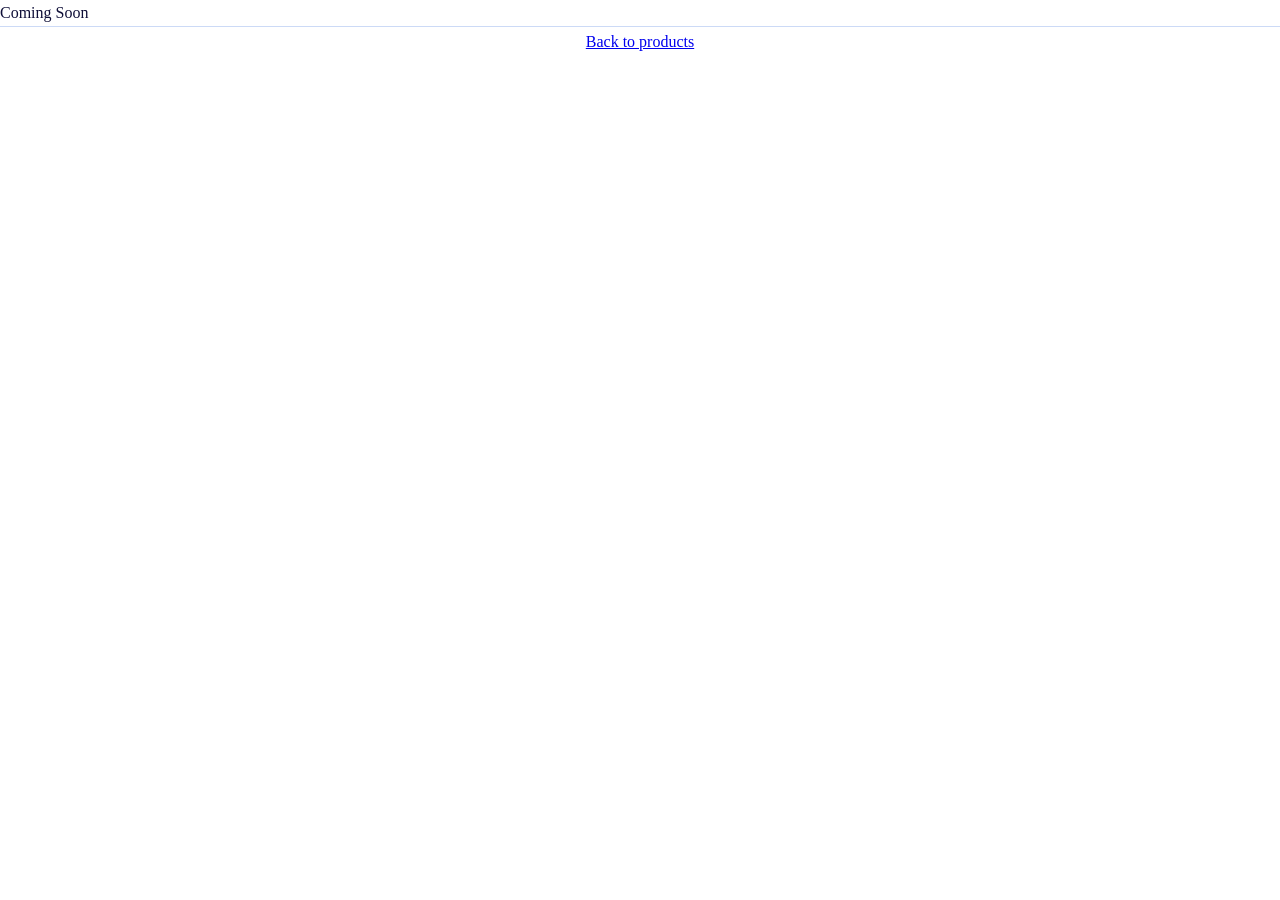
<file: case-studies/product-case-studies/vitals.html>
<!DOCTYPE html>
<html lang="en">

<head>
    <meta charset="UTF-8">
    <meta name="viewport" content="width=device-width, initial-scale=1.0">
    <title>Daberechi Ezeadu - Vitals</title>
    <link rel="stylesheet" href="../../styles.css">
</head>

<body>
    Coming Soon 
    <footer class="site-footer"><div class="container footer-container"><a href="../../index.html#products">Back to products</a></div></footer>
</body>

</html>
</file>
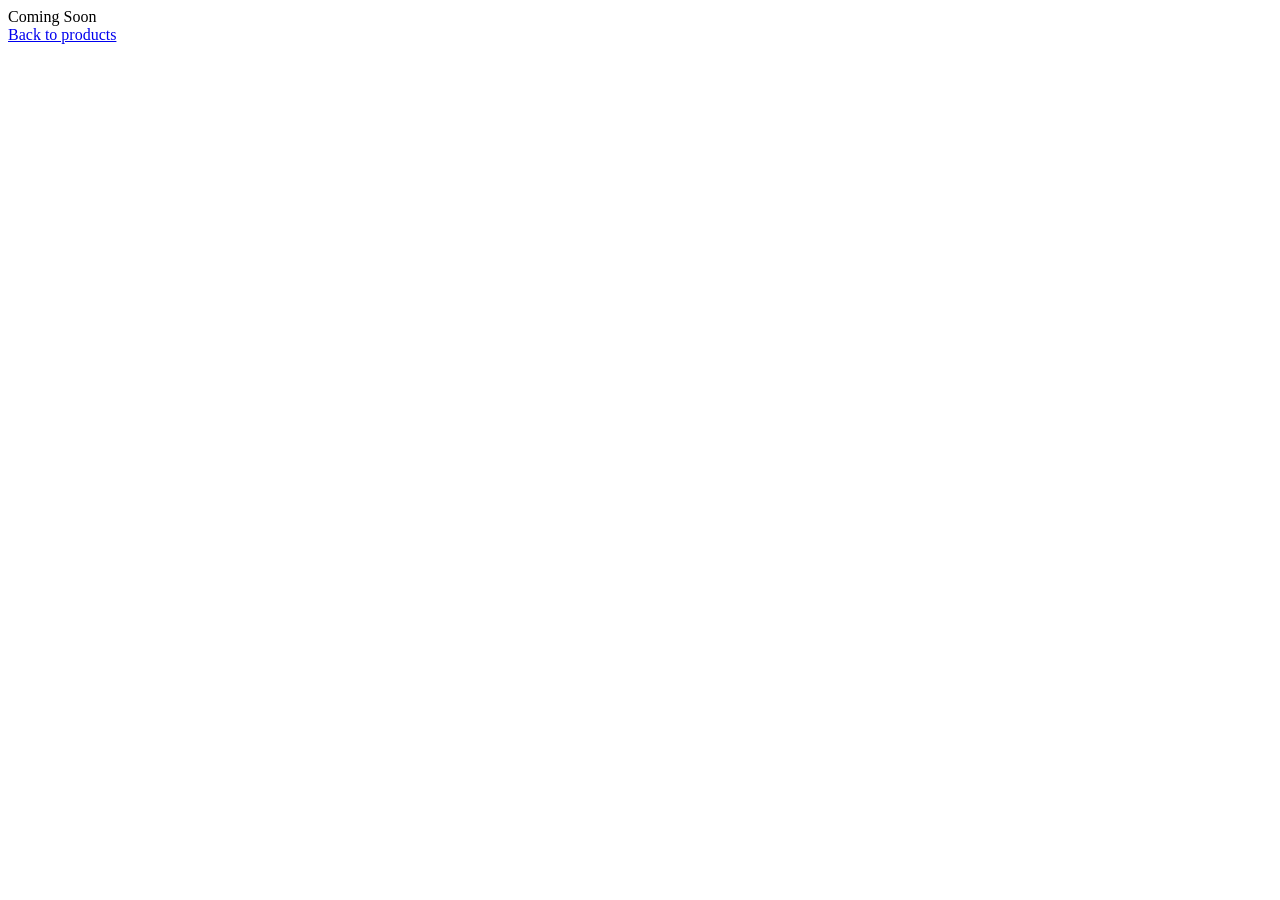
<file: case-studies/projects-case-studies/manamuz-agritech.html>
<!DOCTYPE html>
<html lang="en">
<head>
    <meta charset="UTF-8">
    <meta name="viewport" content="width=device-width, initial-scale=1.0">
    <title>Document</title>
</head>
<body>

    Coming Soon 
        <footer class="site-footer"><div class="container footer-container"><a href="../../index.html#products">Back to products</a></div></footer>

</body>
</html>
</file>
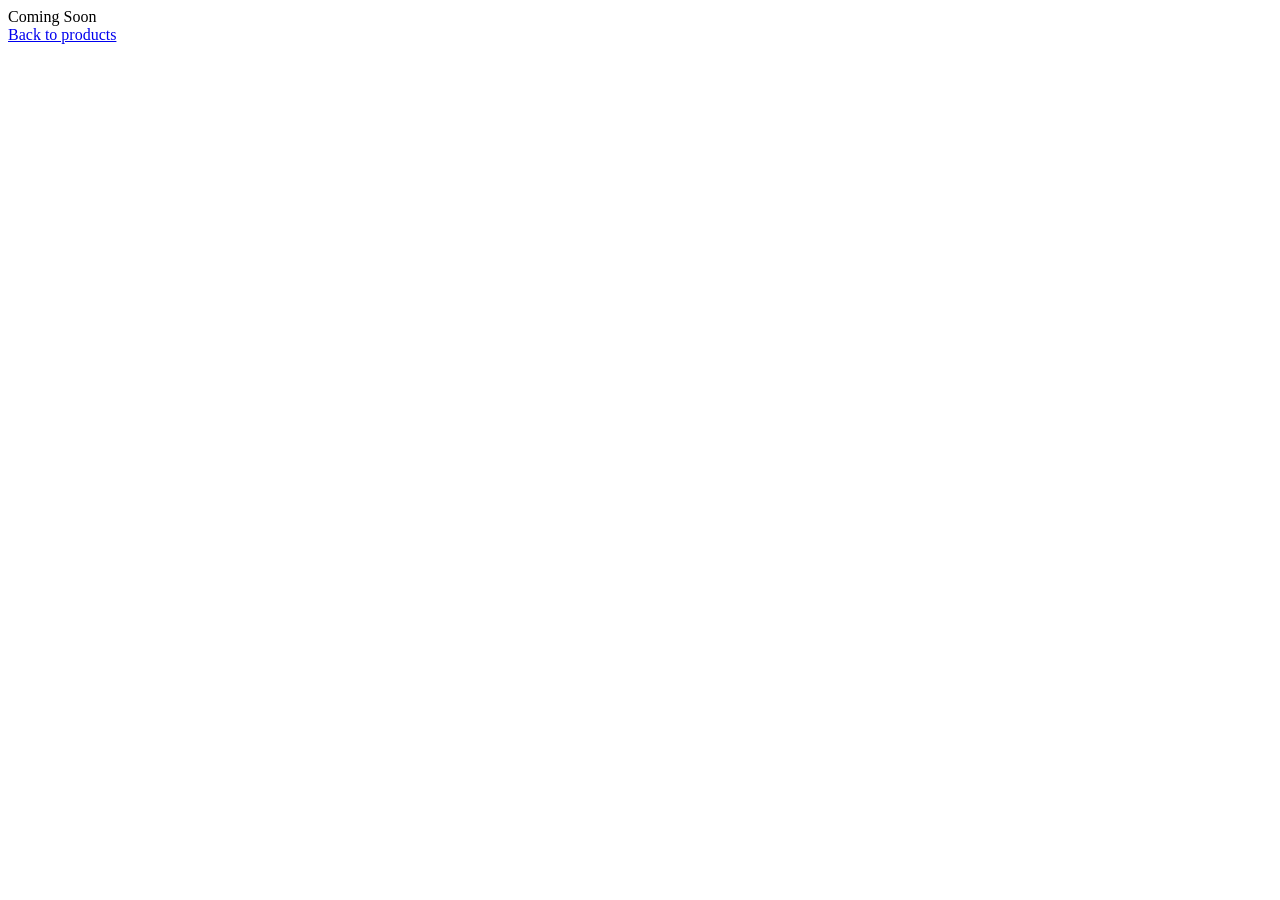
<file: case-studies/projects-case-studies/senpai-pm-education-cohorts.html>
<!DOCTYPE html>
<html lang="en">

<head>
    <meta charset="UTF-8">
    <meta name="viewport" content="width=device-width, initial-scale=1.0">
    <title>Document</title>
</head>

<body>

    Coming Soon
    <footer class="site-footer">
        <div class="container footer-container"><a href="../../index.html#products">Back to products</a></div>
    </footer>

</body>

</html>
</file>
<file: styles.css>
* {
    margin: 0;
    padding: 0;
    box-sizing: border-box;
}

html {
    scroll-behavior: smooth;
    scroll-padding-top: 72px;
}

body {
    font-family: Cambria, Cochin, Georgia, Times, 'Times New Roman', serif;
    background-color: white;
    color: rgb(15, 15, 56);
    line-height: 1.6;
    -webkit-font-smoothing: antialiased;
    overflow-x: hidden;
}

header {
    background-color: white;
    color: rgb(9, 9, 42);
    position: sticky;
    top: 0;
    z-index: 50;
    backdrop-filter: blur(12px);
    border-bottom: 1.5px solid rgb(204, 218, 246);
}

.nav-all {
    display: flex;
    align-items: center;
    justify-content: space-between;
    gap: 16px;
    min-height: 40px;
    padding: 4px 30px;
}

header nav {
    display: flex;
    gap: 30px;
    align-items: center;
}

header nav a {
    color: rgb(10, 10, 35);
    font-size: 17px;
    transition: all 0.1s ease-in-out;
    text-decoration: none;
}

header nav a:hover {
    color: rgb(10, 29, 47);
    font-size: 18px;
    font-weight: bold;
}

.logo {
    font-family: 'Trebuchet MS', 'Lucida Sans Unicode', 'Lucida Grande', 'Lucida Sans', Arial, sans-serif;

}

.logo a {
    font-size: 20px;
    text-decoration: none;
    font-weight: 800;
    color: rgb(10, 10, 35);
    transition: all 0.3s ease-in-out;
}

.logo a:hover {
    color: rgb(10, 29, 47);
    font-size: 22px;
    font-weight: bold;
}

.logo span {
    font-style: oblique;
    color: rgb(23, 23, 114);
}

.nav-cta {
    border: 2px solid rgb(17, 17, 59);
    padding: 4px 14px;
    border-radius: 45%;
    transition: all 0.1s ease-in-out;
}

.nav-cta a {
    text-decoration: none;
    color: rgb(17, 17, 59);
    font-size: 18px;
}

.nav-cta a:hover {
    font-size: 20px;
    font-weight: bold;
}

@media (max-width: 900px) {
    .nav-all {
        flex-wrap: wrap;
        padding: 10px 20px;
    }

    header nav {
        order: 3;
        flex: 1 0 100%;
        justify-content: center;
        gap: clamp(12px, 3vw, 24px);
    }

    header nav a {
        font-size: .9rem;
    }
}

@media (max-width: 600px) {
    html {
        scroll-padding-top: 120px;
    }

    .nav-all {
        padding: 6px 16px;
    }

    .logo a {
        font-size: 17px;
    }

    .nav-cta {
        padding: 6px 10px;
    }

    .nav-cta a {
        font-size: .8rem;
    }

    header nav {
        display: grid;
        grid-template-columns: repeat(3, minmax(0, 1fr));
        width: 100%;
        gap: 8px 4px;
    }

    header nav a {
        font-size: .75rem;
        text-align: center;
    }

}

.container {
    max-width: 1124px;
    margin: 0 auto;
    padding: 0 24px;
}

#home {
    background: rgb(231, 236, 246);

}

.hero-layout {
    display: grid;
    grid-template-columns: 1.2fr 0.8fr;
    align-items: center;
    gap: 40px;
    min-height: 620px;
}

.hero-actions {
    display: flex;
    gap: 15px;
    margin-top: 25px;
}

.hero-photo {
    position: relative;
    width: 100%;
    max-width: 420px;
    justify-self: center
}

.hero-photo img {
    width: 100%;
    max-width: 420px;
    border-radius: 20px;
    display: block;
    margin: 0 auto;
    height: auto;
    transition: transform 0.4s ease, box-shadow 0.4s ease;
}

.hero-photo img:hover {
    transform: translateY(-6px);
    box-shadow: 0 12px 25px rgba(17, 17, 59, 0.35);
}

.photo-badge {
    position: absolute;
    right: -8px;
    bottom: -22px;
    padding: 10px 16px;
    border: 1px solid rgba(255, 255, 255, 0.35);
    border-radius: 999px;
    background: rgba(17, 17, 59, 0.92);
    color: white;
    font-size: 0.6rem;
    font-weight: 600;
    letter-spacing: 0.1em;
    white-space: nowrap;
    box-shadow: 0 8px 20px rgba(17, 17, 59, 0.25);
    transition: transform 0.3s ease, box-shadow 0.3s ease;
    text-transform: uppercase;

}

.photo-badge:hover {
    transform: translateY(-4px);
    box-shadow: 0 12px 25px rgba(17, 17, 59, 0.35);
}

@media (max-width: 768px) {
    .hero-layout {
        grid-template-columns: 1fr;
        text-align: center;
        gap: 35px;
        padding-top: 50px;
        padding-bottom: 50px;
    }

    .hero-content p {
        margin-left: auto;
        margin-right: auto;
    }

    .hero-actions {
        justify-content: center;
        flex-wrap: wrap;
    }

    .hero-photo {
        order: -1;
    }

    .photo-badge {
        right: 50%;
        transform: translateX(50%);
        font-size: 0.68rem;
    }

    .photo-badge:hover {
        transform: translateX(50%) translateY(-4px);
    }
}


.eyebrow {
    font-family: 'Segoe UI', Tahoma, Geneva, Verdana, sans-serif;
    font-size: .78rem;
    letter-spacing: .12em;
    text-transform: uppercase;
    color: rgb(10, 10, 35);
    margin-bottom: 22px;
    display: flex;
    align-items: center;
    gap: 12px;
    font-weight: bold;
}

.eyebrow::before {
    content: "";
    width: 34px;
    height: 1.5px;
    background: rgb(10, 10, 35);
}

.other-eyebrow {
    margin-bottom: 15px;
    color: rgb(10, 10, 35);
    display: flex;
    align-items: center;
    justify-content: center;
    gap: 12px;
    font-family: 'Segoe UI', Tahoma, Geneva, Verdana, sans-serif;
    font-size: .88rem;
    font-weight: bold;
    letter-spacing: .12em;
    text-align: center;
    text-transform: uppercase;
}

.other-eyebrow::before,
.other-eyebrow::after {
    content: "";
    width: 34px;
    height: 1.5px;
    background: rgb(10, 10, 35);
}

#about .other-eyebrow {
    color: #ffffff;
}

#about .other-eyebrow::before,
#about .other-eyebrow::after {
    background: #ffffff;
}

.btn {
    display: inline-block;
    padding: 12px 24px;
    border: 2px solid transparent;
    border-radius: 999px;
    font-size: 18px;
    font-weight: 700;
    text-decoration: none;
    cursor: pointer;
    transition: all 0.3s ease;
}

.btn:hover {
    transform: translateY(-3px);
    box-shadow: 0 8px 18px rgba(17, 17, 59, 0.2);
}


.btn-primary {
    background-color: rgb(17, 17, 59);
    color: white;
    margin-right: 30px;
}

.btn-primary:hover {
    color: rgb(17, 17, 59);
    background-color: white;
    border: 1px solid rgb(17, 17, 59);
}

.btn-ghost {
    color: rgb(17, 17, 59);
    background-color: white;
    border: 1px solid rgb(17, 17, 59);
}

.btn-ghost:hover {
    background-color: rgb(17, 17, 59);
    color: white;
}

.hero-content h1 {
    font-family: 'Segoe UI', Tahoma, Geneva, Verdana, sans-serif;
    max-width: 700px;
    font-size: clamp(1.6rem, 4.1vw, 3.1rem);
    margin: 10px 0 15px;
    color: rgb(10, 10, 35);
}

@media (max-width: 768px) {
    .hero-content h1 {
        font-size: clamp(1.2rem, 4vw, 2.4rem);
    }
}

@media (max-width: 360px) {
    .hero-content h1 {
        font-size: .9rem;
    }
}

.hero-line {
    display: block;
}

.hero-content h1 em,
#about .section-heading em {
    font-style: italic;
    color: rgb(17, 17, 59);
    background: linear-gradient(to top,
            rgb(217, 226, 245) 85%,
            transparent 85%);
    border-radius: 6px;
    padding: 0 4px;
}

.hero-content p {
    max-width: 620px;
    margin: 30px 0 26px;
    color: rgb(70, 78, 105);
    font-size: 1.08rem;
    line-height: 1.6;
    letter-spacing: 0.01em;
    text-align: justify;
}

.hero-content h4 {
    margin: 0 0 26px;
    color: rgb(17, 17, 59);
    font-size: 1.15rem;
    font-style: italic;
    font-weight: 600;
    
}


#about {
    min-height: 560px;
    padding: 40px 0 40px;
    background: rgb(17, 17, 59);
    color: #ffffff;
    display: flex;
    align-items: center;
}

#about .container {
    padding-left: 24px;
    padding-right: 24px;
}

.about-header {
    text-align: center;
    margin: 0 auto 28px;
    max-width: 900px;
    font-family: 'Segoe UI', Tahoma, Geneva, Verdana, sans-serif;
}

.about-grid {
    display: grid;
    grid-template-columns: 1fr 1fr;
    gap: 28px;
    align-items: stretch;
    padding: 24px;
    border-radius: 16px;
    background: #ffffff;
}

#about .about-grid > .section-heading {
    grid-column: 1 / -1;
    margin: 0 auto 20px;
    max-width: none;
    color: rgb(10, 10, 35);
    font-size: clamp(1.15rem, 2.2vw, 1.8rem);
    white-space: nowrap;
}

.about-panel {
    display: flex;
    flex-direction: column;
    padding: 0;
    border: none;
    border-radius: 0;
    background: transparent;
}

.about-visual {
    justify-content: center;
    min-width: 0;
    padding: 0;
    border: none;
    border-radius: 0;
    background: transparent;
    position: relative;
}

.about-panel.about-content {
    min-width: 0;
    padding: 2px 12px;
    border: none;
    border-radius: 12px;
    background: #edf5fc;
    justify-content: center;
    box-shadow: inset 0 0 0 1px rgb(197, 211, 234);
}

.about-content-box {
    width: 100%;
    max-width: none;
    margin: 0;
    padding: 4px 8px;
    border: none;
    border-radius: 0;
    background: transparent;
}

.section-heading {
    margin: 0;
    color: rgb(70, 78, 105);
    font-family: Cambria, Cochin, Georgia, Times, 'Times New Roman', serif;
    font-size: clamp(1.7rem, 3vw, 2.5rem);
    line-height: 1.2;
    font-weight: 700;
    text-align: center;
}

.section-heading em {
    color: rgb(17, 17, 59);
    font-style: italic;
}

.about-content p,
.about-content blockquote,
.about-content cite,
.about-link a {
    font-family: Cambria, Cochin, Georgia, Times, 'Times New Roman', serif;
}

.five-d-image {
    width: 100%;
    min-height: 330px;
    height: 100%;
    display: block;
    object-fit: cover;
    border-radius: 8px;
    margin: 0;
    background: transparent;
}

.about-content h2 {
    margin: 0;
    color: rgb(10, 10, 35);
    line-height: 1.2;
    font-size: clamp(1.1rem, 1.6vw, 1.5rem);
    border-bottom: 1px solid rgb(10, 10, 35);
    padding-bottom: 6px;
    font-family: 'Segoe UI', Tahoma, Geneva, Verdana, sans-serif;
}

.about-content h2 em {
    color: rgb(17, 17, 59);
    font-style: italic;
}

.about-content p {
    margin: 0 0 14px;
    color: rgb(17, 17, 59);
    font-size: 0.95rem;
    line-height: 1.45;
    letter-spacing: 0.01em;
    font-family: 'Segoe UI', Tahoma, Geneva, Verdana, sans-serif;
}

.about-content .about-lead {
    margin-bottom: 18px;
    color: rgb(10, 10, 35);
    font-size: 1.05rem;
    font-weight: 700;
    line-height: 1.4;
}

.about-content blockquote {
    position: relative;
    margin: 24px 0 0;
    padding: 16px 18px 14px 42px;
    border-left: 3px solid rgb(17, 17, 59);
    border-radius: 0 8px 8px 0;
    background: rgba(212, 223, 247, 0.78);
    color: rgb(17, 17, 59);
    font-size: 0.92rem;
    font-style: italic;
    line-height: 1.5;
    letter-spacing: 0.01em;
    font-family: 'Segoe UI', Tahoma, Geneva, Verdana, sans-serif;
}

.about-content blockquote::before {
    content: '\201C';
    position: absolute;
    top: 8px;
    left: 14px;
    color: rgb(109, 137, 183);
    font-family: Georgia, 'Times New Roman', Times, serif;
    font-size: 2.4rem;
    line-height: 1;
}

.about-content cite {
    display: block;
    margin-top: 10px;
    color: rgb(17, 17, 59);
    font-size: 0.78rem;
    font-style: normal;
    font-weight: 700;
    letter-spacing: 0.08em;
    text-transform: uppercase;
    font-family: 'Segoe UI', Tahoma, Geneva, Verdana, sans-serif;
}

.about-content cite::before {
    content: '\2014\00A0';
}

.about-link {
    margin-top: 18px;
    text-align: right;
}

.about-link a {
    display: inline-flex;
    align-items: center;
    gap: 8px;
    color: #ffffff;
    text-decoration: none;
    border-bottom: 1px solid rgba(255, 255, 255, 0.8);
    transition: all 0.25s ease;
    font-size: 1rem;
    font-weight: 600;
}

.about-link a:hover,
.about-link a:focus-visible {
    color: #dfe8ff;
    border-color: #dfe8ff;
    transform: translateX(4px);
}

@media (max-width: 768px) {
    #about .about-grid > .section-heading {
        white-space: normal;
    }

    .about-grid {
        grid-template-columns: 1fr;
        gap: 24px;
    }

    .about-panel {
        padding: 0;
    }

    .five-d-image {
        min-height: 260px;
        max-width: 500px;
    }

    .about-content {
        max-width: none;
    }

    .about-link {
        text-align: left;
    }
}

.products-section {
    padding: 50px 0;
    background: #ffffff;
    color: rgb(17, 17, 59);
}



.products-title {
    color: rgb(10, 10, 35);
    font-size: 18px;
    text-decoration: none;
    margin-bottom: 25px;
}

.new-section-heading {
    max-width: 720px;
    margin: 0 auto 24px;
    color: rgb(17, 17, 59);
    font: sans-serif;
    font-size: clamp(1.05rem, 1.7vw, 1.3rem);
    font-weight: 600;
    line-height: 1.35;
    letter-spacing: 0;
    text-align: center;
}

.product-filters {
    display: flex;
    justify-content: center;
    flex-wrap: wrap;
    gap: 24px;
    margin-bottom: 34px;
    border-bottom: 1px solid rgb(17, 17, 59);
}

.product-filter {
    display: inline-flex;
    align-items: center;
    padding: 0 0 11px;
    border-bottom: 2px solid transparent;
    color: rgba(17, 17, 59, 0.72);
    font-size: .76rem;
    font-weight: bold;
    letter-spacing: .1em;
    text-decoration: none;
    text-transform: uppercase;
    font-family: Cambria, Cochin, Georgia, Times, 'Times New Roman', serif;
    transition: all .2s ease, border-color .2s ease;
}

.product-filter.active,
.product-filter:hover {
    color: rgb(17, 17, 59);
    border-bottom: 2px solid rgb(17, 17, 59);
    transform:scale(1.1);
}

.products-list {
    display: flex;
    flex-wrap: wrap;
    --products-gap: 110px;
    gap: var(--products-gap);
    max-width: 1120px;
    margin: 0 auto;
}

.product-card {
    display: flex;
    flex: 1 1 calc(50% - (var(--products-gap) / 2));
    min-width: 0;
    flex-direction: column;
    overflow: hidden;
    border: 1px solid rgb(17, 17, 59);
    border-radius: 12px;
    background: #f7faff;
    transition: all .25s ease;
}

.product-card:hover {
    transform: translateY(-4px);
    box-shadow: 0 14px 30px rgba(17, 17, 59, .18);
}

.product-image {
    display: flex;
    width: 100%;
    aspect-ratio: 16 / 9;
    overflow: hidden;
    align-items: center;
    justify-content: center;
    padding: 18px;
    background: rgb(239, 243, 250);
}

.product-image img {
    display: block;
    width: 100%;
    height: 100%;
    border: 1px solid rgba(17, 17, 59, .12);
    border-radius: 8px;
    box-shadow: 0 5px 14px rgba(17, 17, 59, .12);
    object-fit: contain;
    transition: transform .25s ease;
}

.product-card:hover .product-image img {
    transform: scale(1.02);
}

.product-content {
    display: flex;
    flex: 1;
    flex-direction: column;
    padding: 16px 10px 10px;
    border-top: 1px solid rgba(17, 17, 59, .2);
}

.product-name {
    flex: 0 0 auto;
    margin: 0;
    color: rgb(17, 17, 59);
    font-family: Cambria, Cochin, Georgia, Times, 'Times New Roman', serif;
    font-size: 1.35rem;
    line-height: 1.2;
    text-transform: uppercase;
}

.product-heading {
    display: flex;
    width: 100%;
    align-items: flex-start;
    flex-direction: row;
    flex-wrap: nowrap;
    justify-content: space-between;
    gap: 8px;
    margin-bottom: 13px;

}

.product-tags {
    flex: 0 1 auto;
    min-width: 0;
    display: inline-flex;
    flex-wrap: nowrap;
    gap: 4px;
    align-items: center;
    justify-content: flex-end;
    white-space: nowrap;
    margin: 0;
}

@media (max-width: 600px) {
    .product-heading {
        flex-wrap: wrap;
    }

    .product-tags {
        justify-content: flex-start;
        flex-wrap: wrap;
        white-space: normal;
    }
}

.product-tags span {
    flex: 0 0 auto;
    padding: 3px 7px;
    border: 1px solid rgba(17, 17, 59, 0.35);
    border-radius: 999px;
    background: rgba(17, 17, 59, 0.06);
    color: rgb(17, 17, 59);
    font-size: .7rem;
    font-weight: 600;
    white-space: nowrap;
}

.product-role {
    margin-bottom: 9px;
    color: rgb(17, 17, 59);
    font-weight: bold;
    font-family: Cambria, Cochin, Georgia, Times, 'Times New Roman', serif;
}

.product-description {
    margin-bottom: 15px;
    color: rgba(17, 17, 59, 0.82);
    font-size: .97rem;
    line-height: 1.3;
    font-family: Cambria, Cochin, Georgia, Times, 'Times New Roman', serif;
}

.product-links {
    display: flex;
    flex-wrap: wrap;
    justify-content: space-between;
    gap: 12px;
    margin-top: auto;
    padding-top: 10px;
}

.product-link {
    display: inline-flex;
    flex: 1 1 0;
    align-items: center;
    justify-content: center;
    gap: 8px;
    padding: 7px 8px;
    border: 1px solid rgb(17, 17, 59);
    border-radius: 6px;
    background: rgb(17, 17, 59);
    color: #ffffff;
    font-size: 1rem;
    font-weight: bold;
    text-decoration: none;
    transition: all 0.3s ease-in-out;
}

.product-link:hover {
    background: transparent;
    border-color: rgb(17, 17, 59);
    color: rgb(17, 17, 59);
    transform: translateY(-1px);
}

.product-link span {
    transition: all .2s ease;
}

.product-link:hover span {
    transform: translateX(3px);
}

.product-website-link {
    background: rgb(17, 17, 59);
    border-color: rgb(17, 17, 59);
    color: #ffffff;
}

.product-website-link:hover {
    background: transparent;
    border-color: rgb(17, 17, 59);
    color: rgb(17, 17, 59);
    transform: translateY(-1px);
}

@media (max-width: 768px) {
    .products-section {
        padding: 70px 0;
    }

    .products-list {
        max-width: none;
    }

    .product-card {
        flex-basis: 100%;
    }
}

.skills-section {
    padding: 50px 0;
    background: rgb(17, 17, 59);
    color: #ffffff;
}

.skills-header {
    max-width: 760px;
    margin: 0 auto 15px;
    text-align: center;
}

.skills-section .other-eyebrow,
.skills-section .other-eyebrow::before,
.skills-section .other-eyebrow::after,
.skills-section .new-section-heading {
    color: #ffffff;
    background: transparent;
}



.skills-section .new-section-heading {
    padding-bottom: 6px;
}

.skills-section .other-eyebrow::before,
.skills-section .other-eyebrow::after {
    background: #ffffff;
}

.skills-grid {
    display: grid;
    grid-template-columns: 1fr 1fr 1fr;
    gap: 20px;
}

.skill-card {
    min-height: 270px;
    padding: 28px;
    border: 1px solid rgb(197, 211, 234);
    border-radius: 12px;
    color: rgb(10, 10, 35);
}

.skill-card-blue {
    background: #e6eefb;
}

.skill-card-sky {
    background: #edf5fc;
}

.skill-card-mist {
    background: #f2f7fc;
}

.skill-icon {
    display: grid;
    width: 34px;
    height: 34px;
    margin-bottom: 22px;
    place-items: center;
    border: 1px solid rgb(109, 137, 183);
    border-radius: 50%;
    color: rgb(17, 17, 59);
    font-size: 1.1rem;
}

.skill-card h3 {
    margin-bottom: 16px;
    color: rgb(10, 10, 35);
    font-family: 'Segoe UI', Tahoma, Geneva, Verdana, sans-serif;
    font-size: 1.3rem;
}

.skill-card ul {
    display: grid;
    gap: 9px;
    padding-left: 18px;
    color: rgb(44, 53, 82);
    font-size: .95rem;
}

.skills-tools-divider {
    width: 100%;
    height: 1px;
    margin-top: 34px;
    margin-bottom: 30px;
    background: #edf5fc;
}

.tools-section {
    margin-top: 0;
    padding: 28px 26px 20px;
    border: 1px solid rgb(197, 211, 234);
    border-radius: 16px;
    background: #edf5fc;
    box-shadow: 0 10px 20px rgba(17, 17, 59, 0.04);
    position: relative;
}

.tools-title {
    margin-bottom: 26px;
    color: rgb(17, 17, 59);
    font-family: 'Segoe UI', Tahoma, Geneva, Verdana, sans-serif;
    font-size: 1.3rem;
    text-align: center;
    text-transform: uppercase;
}

.tools-groups {
    display: grid;
    grid-template-columns: 2.3fr 1.2fr 0.9fr;
    gap: 18px 24px;
}

.tools-group {
    display: flex;
    flex-direction: column;
    padding: 0;
    border: none;
    border-radius: 0;
    background: transparent;
}

.tools-group h4 {
    margin-bottom: 10px;
    color: rgb(17, 17, 59);
    font-size: .95rem;
    font-weight: 700;
}

.tool-tags {
    display: flex;
    flex-wrap: wrap;
    gap: 8px;
    align-items: flex-start;
}

.tool-tags span {
    padding: 5px 10px;
    border: 1px solid rgb(17, 17, 59);
    border-radius: 999px;
    background: rgba(17, 17, 59, 0.05);
    color: rgb(17, 17, 59);
    font-size: .8rem;
    font-weight: 600;
    white-space: nowrap;
}

@media (max-width: 700px) {
    .skills-section {
        padding: 70px 0;
    }

    .skills-grid,
    .tools-groups {
        grid-template-columns: 1fr;
    }

    .skill-card {
        min-height: auto;
        padding: 24px;
    }
}

.other-projects-section {
    padding: 50px 0;
    background: #ffffff;
    color: rgb(17, 17, 59);
}

.other-projects-header {
    max-width: 760px;
    margin-bottom: 20px;
    margin-left: auto;
    margin-right: auto;
    text-align: center;
}




.other-projects-grid {
    display: grid;
    grid-template-columns: repeat(3, minmax(0, 1fr));
    gap: 42px;
}

.other-project-card {
    display: flex;
    min-height: 320px;
    flex-direction: column;
    overflow: hidden;
    border: 1px solid rgb(17, 17, 59);
    border-radius: 12px;
    background: #f7faff;
    transition: transform .25s ease, box-shadow .25s ease;
}

.other-project-card:hover {
    transform: translateY(-4px);
    box-shadow: 0 14px 30px rgba(17, 17, 59, .18);
}

.other-project-image {
    display: flex;
    aspect-ratio: 16 / 9;
    min-height: 120px;
    align-items: center;
    justify-content: center;
    overflow: hidden;
    padding: 18px;
    border-bottom: 1px solid rgb(17, 17, 59);
    color: rgb(17, 17, 59);
    font-family: 'Segoe UI', Tahoma, Geneva, Verdana, sans-serif;
    font-size: .7rem;
    font-weight: bold;
    letter-spacing: .12em;
    text-transform: uppercase;
}

.other-project-image img {
    display: block;
    width: 100%;
    height: 100%;
    border: 1px solid rgba(17, 17, 59, .12);
    border-radius: 8px;
    box-shadow: 0 5px 14px rgba(17, 17, 59, .12);
    object-fit: contain;
}

.other-project-image-agritech {
    background: #dbe8f4;
}

.other-project-image-training {
    background: #e5eef8;
}

.other-project-image-tgpl {
    background: #dfeaf5;
}

.other-project-image-senpai {
    background: #eaf2f9;
}

.other-project-content {
    display: flex;
    flex: 1;
    flex-direction: column;
    padding: 6px;
}

.other-project-name {
    margin-bottom: 6px;
    color: rgb(17, 17, 59);
    font-family: 'Segoe UI', Tahoma, Geneva, Verdana, sans-serif;
    font-size: 1.2rem;
    line-height: 1.2;
}

.other-project-tags {
    display: flex;
    flex-wrap: wrap;
    gap: 5px;
    margin-bottom: 7px;
}

.other-project-tags span {
    padding: 1px 3px;
    border: 1px solid rgba(17, 17, 59, 0.35);
    border-radius: 999px;
    background: rgba(17, 17, 59, 0.06);
    color: rgb(17, 17, 59);
    font-size: .7rem;
    font-weight: 600;
    white-space: nowrap;
}

.other-project-role {
    margin-bottom: 4px;
    color: rgb(17, 17, 59);
    font-size: .82rem;
    font-weight: bold;
    line-height: 1.5;
}

.other-project-description {
    margin-bottom: 8px;
    color: rgba(17, 17, 59, 0.82);
    font-size: .9rem;
    line-height: 1.4;
}

.other-project-link {
    display: inline-flex;
    align-items: center;
    justify-content: center;
    gap: 8px;
    flex: 0 0 auto;
    width: 100%;
    padding: 5px 8px;
    border: 1px solid rgb(17, 17, 59);
    border-radius: 6px;
    background: rgb(17, 17, 59);
    color: #ffffff;
    font-size: .88rem;
    font-weight: bold;
    text-decoration: none;
    transition: all .25s ease;
}

.other-project-links {
    display: flex;
    justify-content: space-between;
    gap: 12px;
    margin-top: auto;
}

.other-project-link span {
    transition: transform .2s ease;
}

.other-project-link:hover {
    background: transparent;
    border-color: rgb(17, 17, 59);
    color: rgb(17, 17, 59);
}

.other-project-link:hover span {
    transform: translateX(3px);
}

@media (max-width: 900px) {
    .other-projects-grid {
        grid-template-columns: repeat(2, minmax(0, 1fr));
    }
}

@media (max-width: 600px) {
    .other-projects-section {
        padding: 70px 0;
    }

    .other-projects-grid {
        grid-template-columns: 1fr;
    }

    .other-project-card {
        min-height: 0;
    }
}

.articles-section {
    padding: 50px 0;
    background: rgb(17, 17, 59);
    color: #ffffff;
}

.articles-header,
.recommendations-header {
    margin-bottom: 30px;
}

.articles-section .other-eyebrow,
.articles-section .other-eyebrow::before,
.articles-section .other-eyebrow::after {
    color: #ffffff;
    background: transparent;
}

.articles-section .other-eyebrow::before,
.articles-section .other-eyebrow::after {
    background: #ffffff;
}

.articles-grid {
    display: flex;
    flex-direction: column;
    gap: 1px;
    background: rgb(197, 211, 234);
    border: 1px solid rgb(197, 211, 234);
    border-radius: 14px;
    overflow: hidden;
}

.article-card {
    display: grid;
    grid-template-columns: 70px minmax(0, 1fr);
    gap: 10px;
    align-items: center;
    min-height: 70px;
    padding: 7px;
    background: #e6eefb;
    transition: background-color .25s ease, transform .25s ease;
}

.article-card:hover {
    background: #ffffff;
    transform: translateY(-2px);
}

.article-thumbnail {
    display: grid;
    width: 54px;
    height: 54px;
    min-height: 0;
    place-items: center;
    justify-self: center;
    overflow: hidden;
    border: 1px solid rgb(197, 211, 234);
    border-radius: 50%;
    color: rgb(17, 17, 59);
    font-family: 'Segoe UI', Tahoma, Geneva, Verdana, sans-serif;
    font-size: .65rem;
    font-weight: bold;
    letter-spacing: .1em;
    text-align: center;
    text-transform: uppercase;
}

.article-thumbnail img {
    display: block;
    width: 100%;
    height: 100%;
    object-fit: cover;
}

.article-thumbnail-substack {
    background: #e6eefb;
}

.article-thumbnail-linkedin {
    background: #edf5fc;
}

.article-content {
    display: grid;
    grid-template-columns: minmax(0, 1fr) auto;
    column-gap: 20px;
    align-items: center;
}

.article-title {
    grid-column: 1;
    margin-bottom: 7px;
    color: rgb(10, 10, 35);
    font-family: 'Segoe UI', Tahoma, Geneva, Verdana, sans-serif;
    font-size: 1rem;
    line-height: 1.3;
    letter-spacing: 0.04em;
}

.article-subtitle {
    grid-column: 1;
    color: rgb(70, 78, 105);
    font-size: .85rem;
    line-height: 0.9;
    letter-spacing: 0.04em;
}

.article-link {
    display: inline-flex;
    align-items: center;
    grid-column: 2;
    grid-row: 1 / span 2;
    align-self: center;
    gap: 7px;
    margin: 0 25px 0 0;
    color: rgb(17, 17, 59);
    font-size: 1rem;
    font-weight: bold;
    text-decoration: none;
}

.recommendation-link {
    display: inline-flex;
    align-items: center;
    align-self: flex-start;
    gap: 8px;
    margin-top: auto;
    color: rgb(17, 17, 59);
    font-size: .88rem;
    font-weight: bold;
    text-decoration: none;
}

.article-link span,
.recommendation-link span {
    transition: transform .2s ease;
}

.article-link:hover,
.recommendation-link:hover {
    color: rgb(61, 77, 126);
}

.article-link:hover span,
.recommendation-link:hover span {
    transform: translateX(3px);
}

.recommendations-section {
    padding: 50px 0;
    background: #ffffff;
    color: rgb(17, 17, 59);
}

.recommendations-grid {
    display: grid;
    grid-template-columns: repeat(2, minmax(0, 1fr));
    gap: 26px;
}

.recommendation-card {
    display: flex;
    min-height: 260px;
    flex-direction: column;
    padding: 15px;
    border: 1px solid rgb(17, 17, 59);
    border-left: 5px solid rgb(17, 17, 59);
    border-radius: 12px;
    background: #f7faff;
}

.recommendation-mark {
    height: 40px;
    color: rgb(109, 137, 183);
    font-family: Georgia, 'Times New Roman', Times, serif;
    font-size: 4rem;
    line-height: .8;
}

.recommendation-placeholder {
    max-width: 520px;
    margin-bottom: 20px;
    color: rgba(17, 17, 59, 0.82);
    font-size: 1rem;
    font-style: italic;
    line-height: 1.5;
}

.recommendation-person {
    margin-top: auto;
    padding-top: 10px;
    border-top: 1px solid rgb(197, 211, 234);
}

.recommendation-name {
    display: flex;
    align-items: center;
    gap: 9px;
    margin-bottom: 2px;
    color: rgb(17, 17, 59);
    font-weight: bold;
}

.recommendation-avatar {
    display: inline-grid;
    width: 34px;
    height: 34px;
    flex: 0 0 34px;
    place-items: center;
    border: 1px solid rgb(17, 17, 59);
    border-radius: 50%;
    background: #e6eefb;
    color: rgb(17, 17, 59);
    font-family: 'Segoe UI', Tahoma, Geneva, Verdana, sans-serif;
    font-size: .68rem;
    letter-spacing: .04em;
}

.recommendation-avatar img {
    width: 100%;
    height: 100%;
    border-radius: 50%;
    object-fit: cover;
}

.recommendation-role {
    margin-left: 43px;
    color: rgb(70, 78, 105);
    font-size: .88rem;
}

.recommendation-link {
    margin-left: 43px;
    margin-top: 8px;
}

@media (max-width: 700px) {

    .articles-section,
    .recommendations-section {
        padding: 70px 0;
    }

    .recommendations-grid {
        grid-template-columns: 1fr;
    }
}

@media (max-width: 500px) {
    .article-card {
        grid-template-columns: 1fr;
    }

    .article-thumbnail {
        width: 110px;
        height: 110px;
        min-height: 110px;
    }

    .article-content {
        grid-template-columns: 1fr;
    }

    .article-link {
        grid-column: 1;
        grid-row: auto;
        justify-self: start;
        margin: 8px 0 0;
    }
}

.contact-section {
    padding: 50px 0 170px;
    background: rgb(17, 17, 59);
    color: #ffffff;
}

.contact-container {
    max-width: 900px;
}

.contact-header {
    max-width: 700px;
    margin: 0 auto 40px;
    text-align: center;
}

.contact-section .other-eyebrow,
.contact-section .other-eyebrow::before,
.contact-section .other-eyebrow::after {
    color: #ffffff;
    background: transparent;
}

.contact-section .other-eyebrow::before,
.contact-section .other-eyebrow::after {
    background: #ffffff;
}

.contact-title {
    margin-top: 30px;
    color: #ffffff;
    font-family: 'Segoe UI', Tahoma, Geneva, Verdana, sans-serif;
    font-size: clamp(1.8rem, 4vw, 2.8rem);
    line-height: 1.2;
}

.contact-links {
    display: grid;
    grid-template-columns: repeat(2, minmax(0, 1fr));
    width: 75%;
    margin: 0 auto;
    gap: 24px;
}

.contact-link {
    display: flex;
    align-items: center;
    justify-content: space-between;
    gap: 18px;
    padding: 18px 20px;
    border: 1px solid rgb(17, 17, 59);
    border-radius: 8px;
    background: #e6eefb;
    color: rgb(17, 17, 59);
    font-size: 1rem;
    font-weight: bold;
    text-decoration: none;
    transition: background-color .25s ease, color .25s ease, border-color .25s ease;
}

.contact-link:hover,
.contact-link:focus-visible {
    border-color: #ffffff;
    background: rgb(17, 17, 59);
    color: #ffffff;
}

.contact-link:focus-visible,
.footer-copyright:focus-visible {
    outline: 3px solid rgb(151, 174, 216);
    outline-offset: 3px;
}

.site-footer {
    padding: 2px 0;
    border-top: 1px solid rgb(204, 218, 246);
    background: #ffffff;
    color: rgb(17, 17, 59);
}

.footer-container {
    display: flex;
    align-items: center;
    flex-direction: column;
    justify-content: center;
    gap: 4px;
}

.footer-message {
    color: rgb(17, 17, 59);
    font-size: .78rem;
    text-align: center;
    letter-spacing: 0.08em;
}

.footer-copyright {
    flex: 0 0 auto;
    color: rgb(17, 17, 59);
    font-size: .78rem;
    text-align: center;
    letter-spacing: 0.08em;
}

@media (max-width: 700px) {
    .contact-section {
        padding: 70px 0 120px;
    }

    .contact-links {
        grid-template-columns: 1fr;
        width: 100%;
    }

    .footer-container {
        align-items: center;
    }
}
</file>
